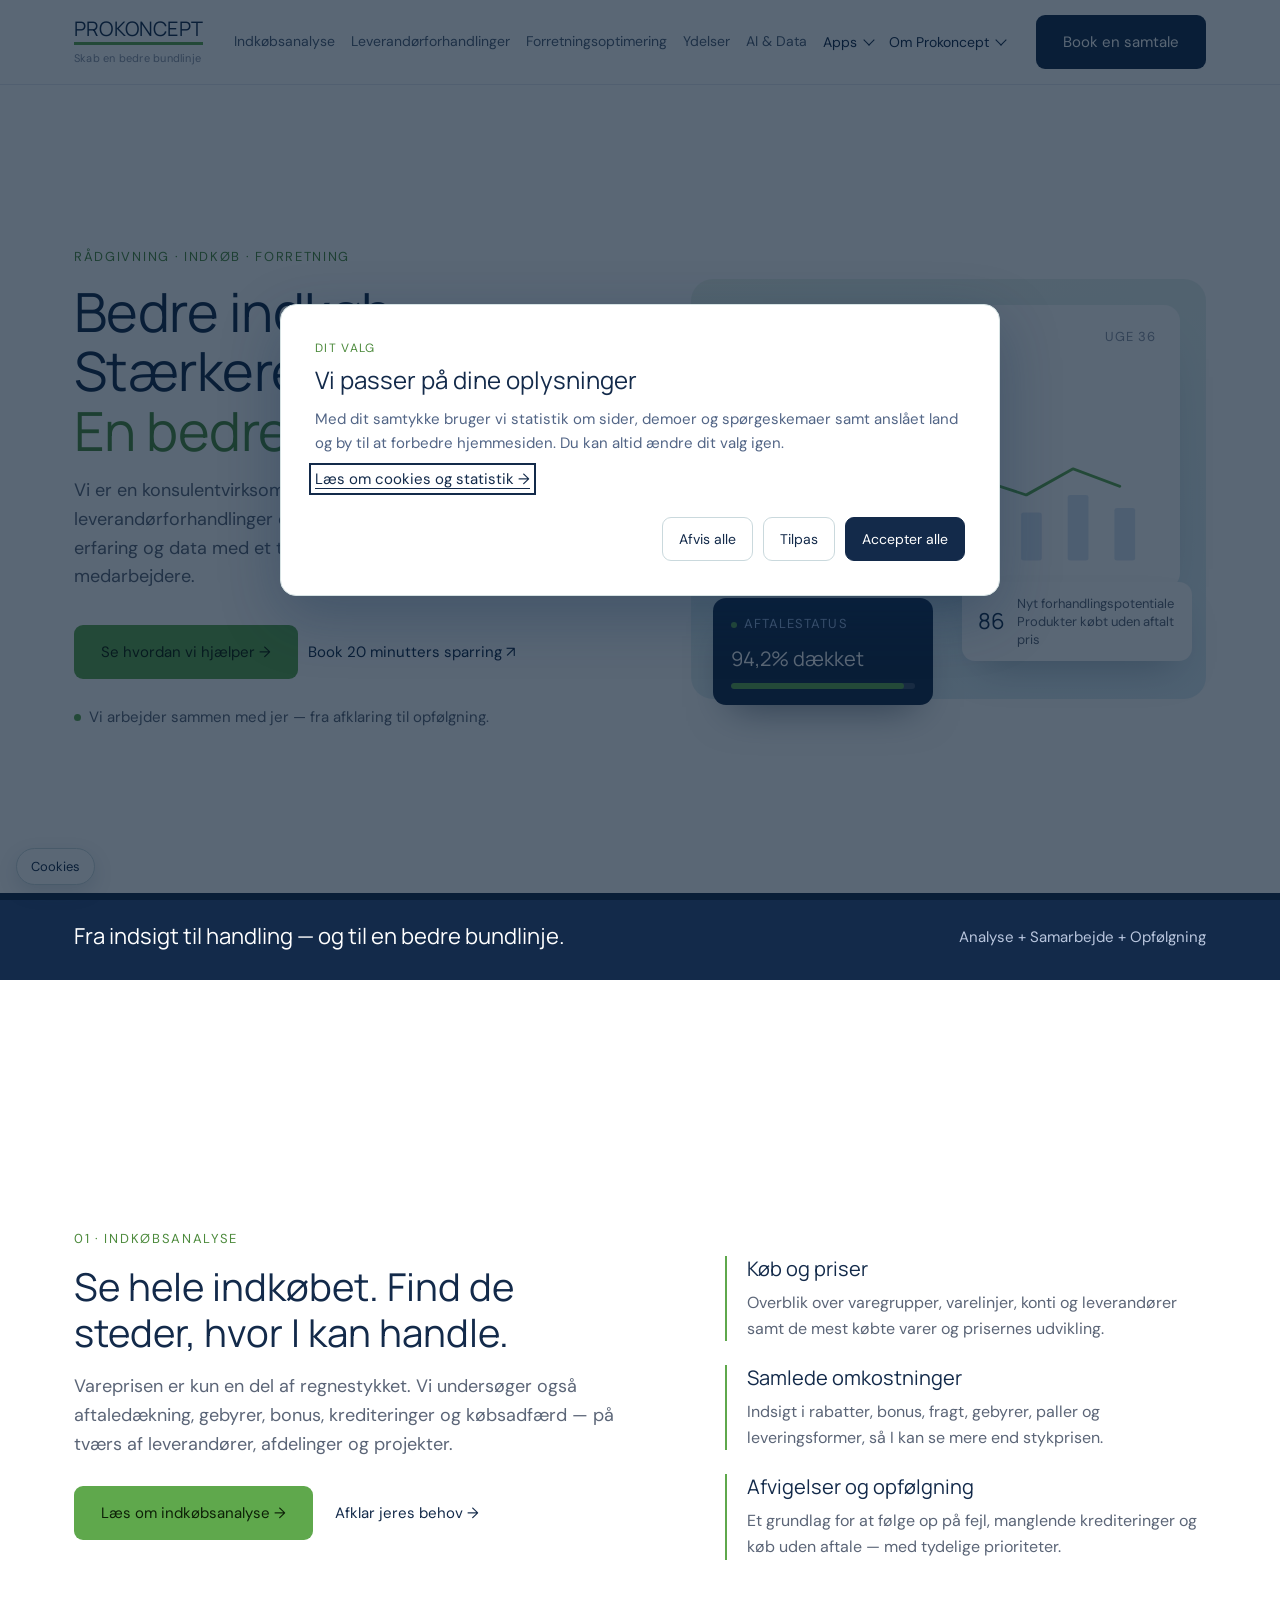
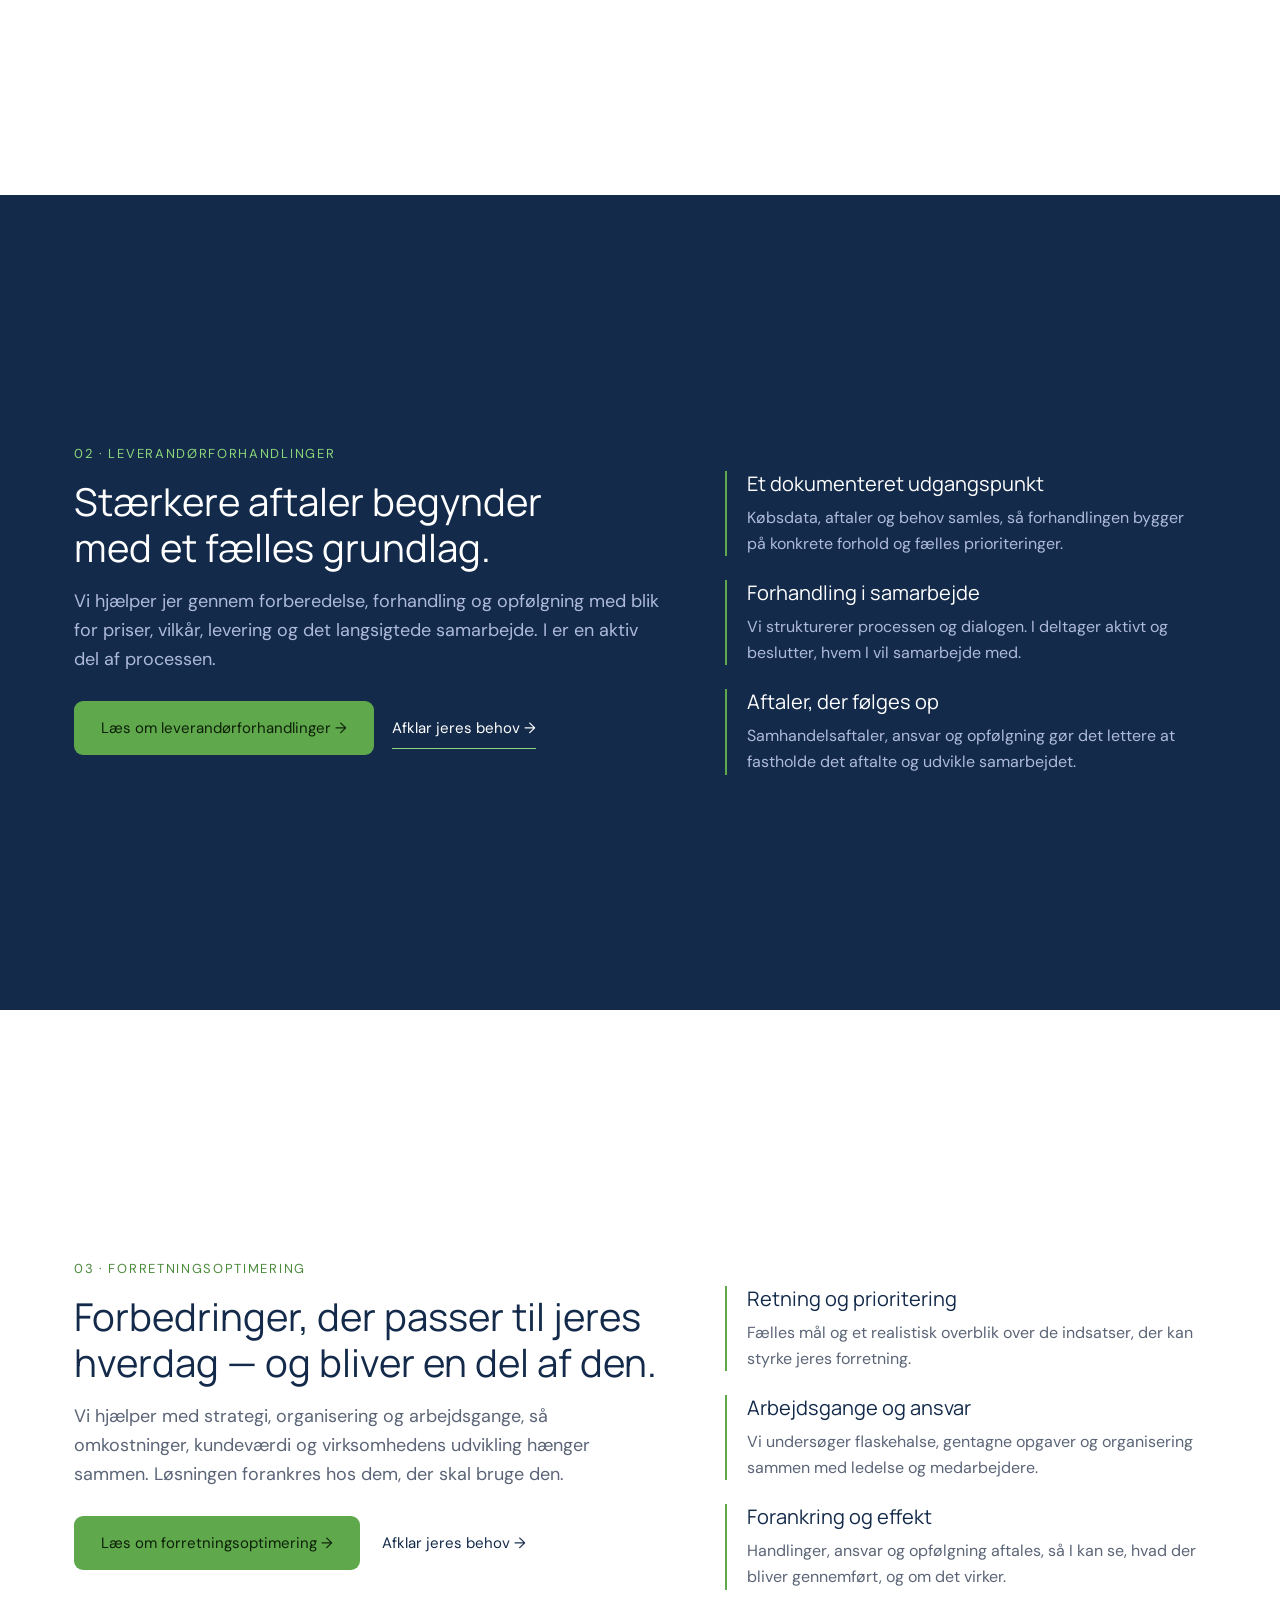
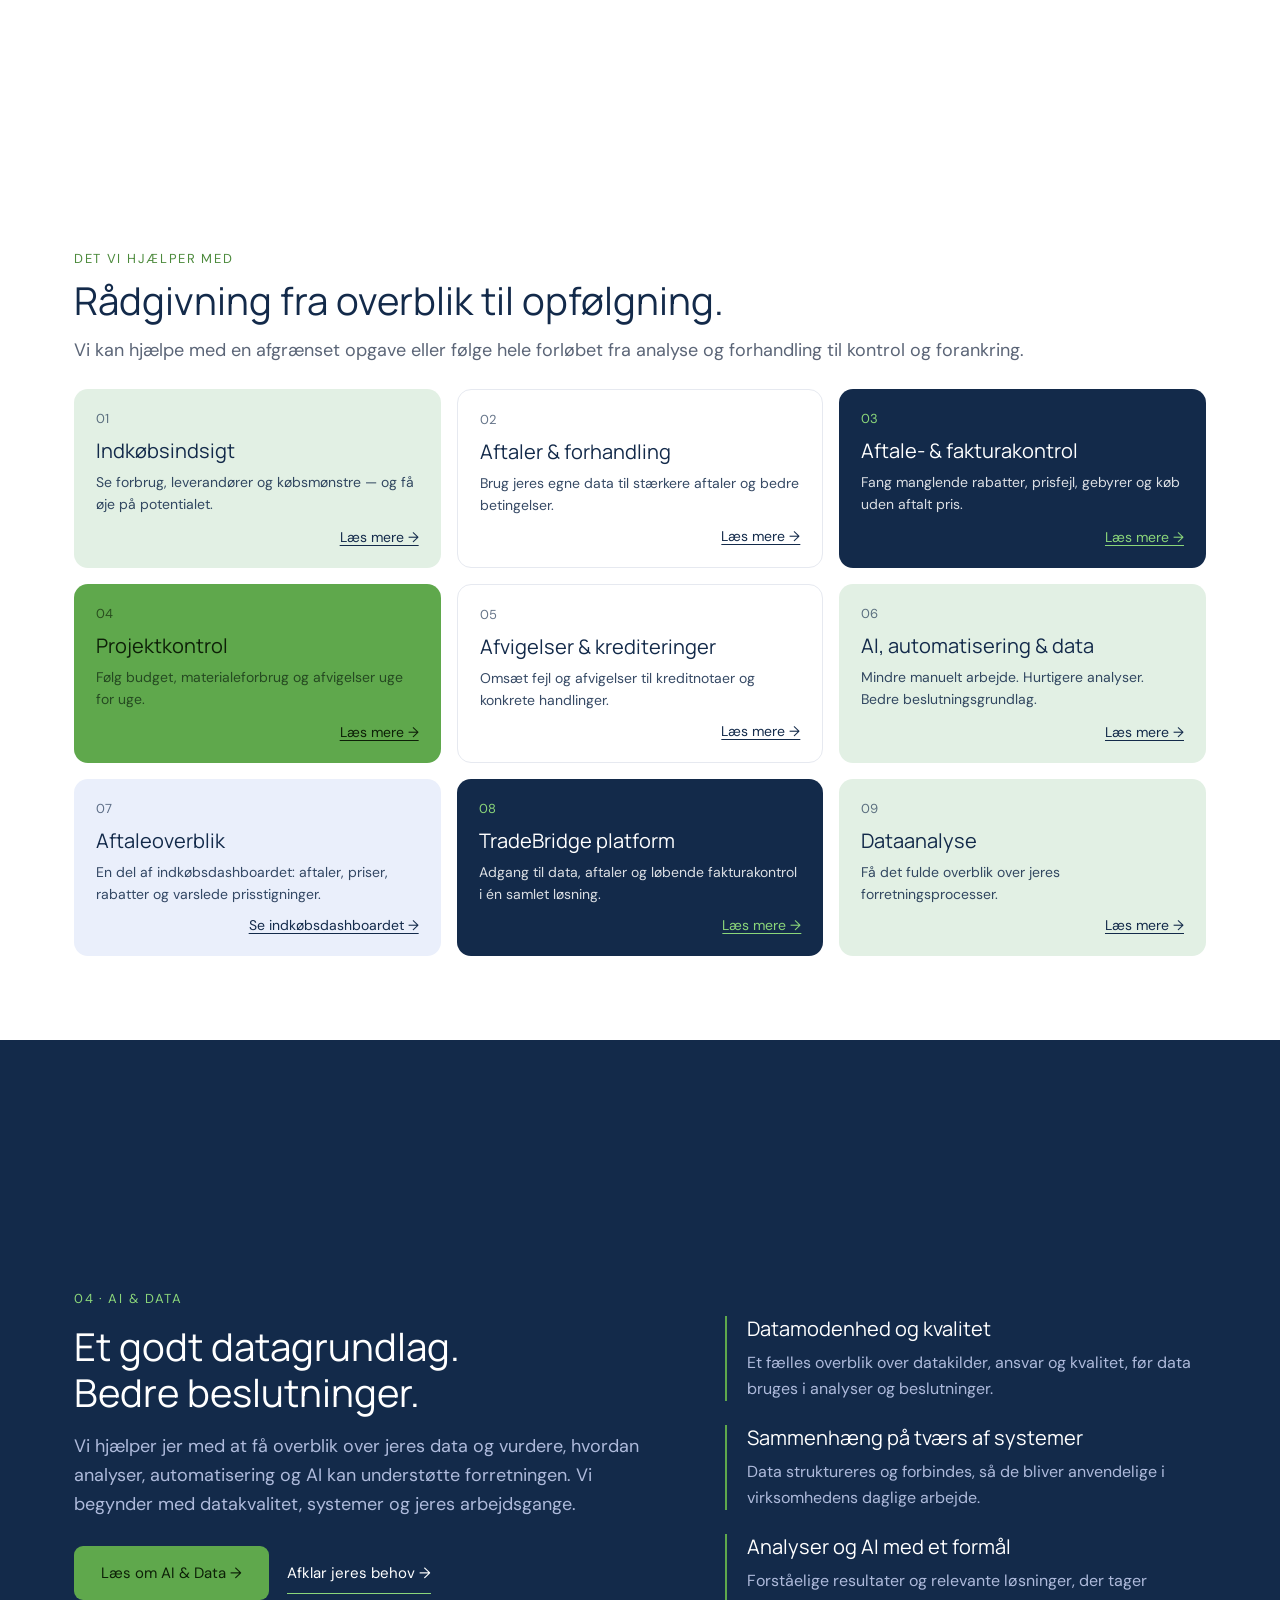
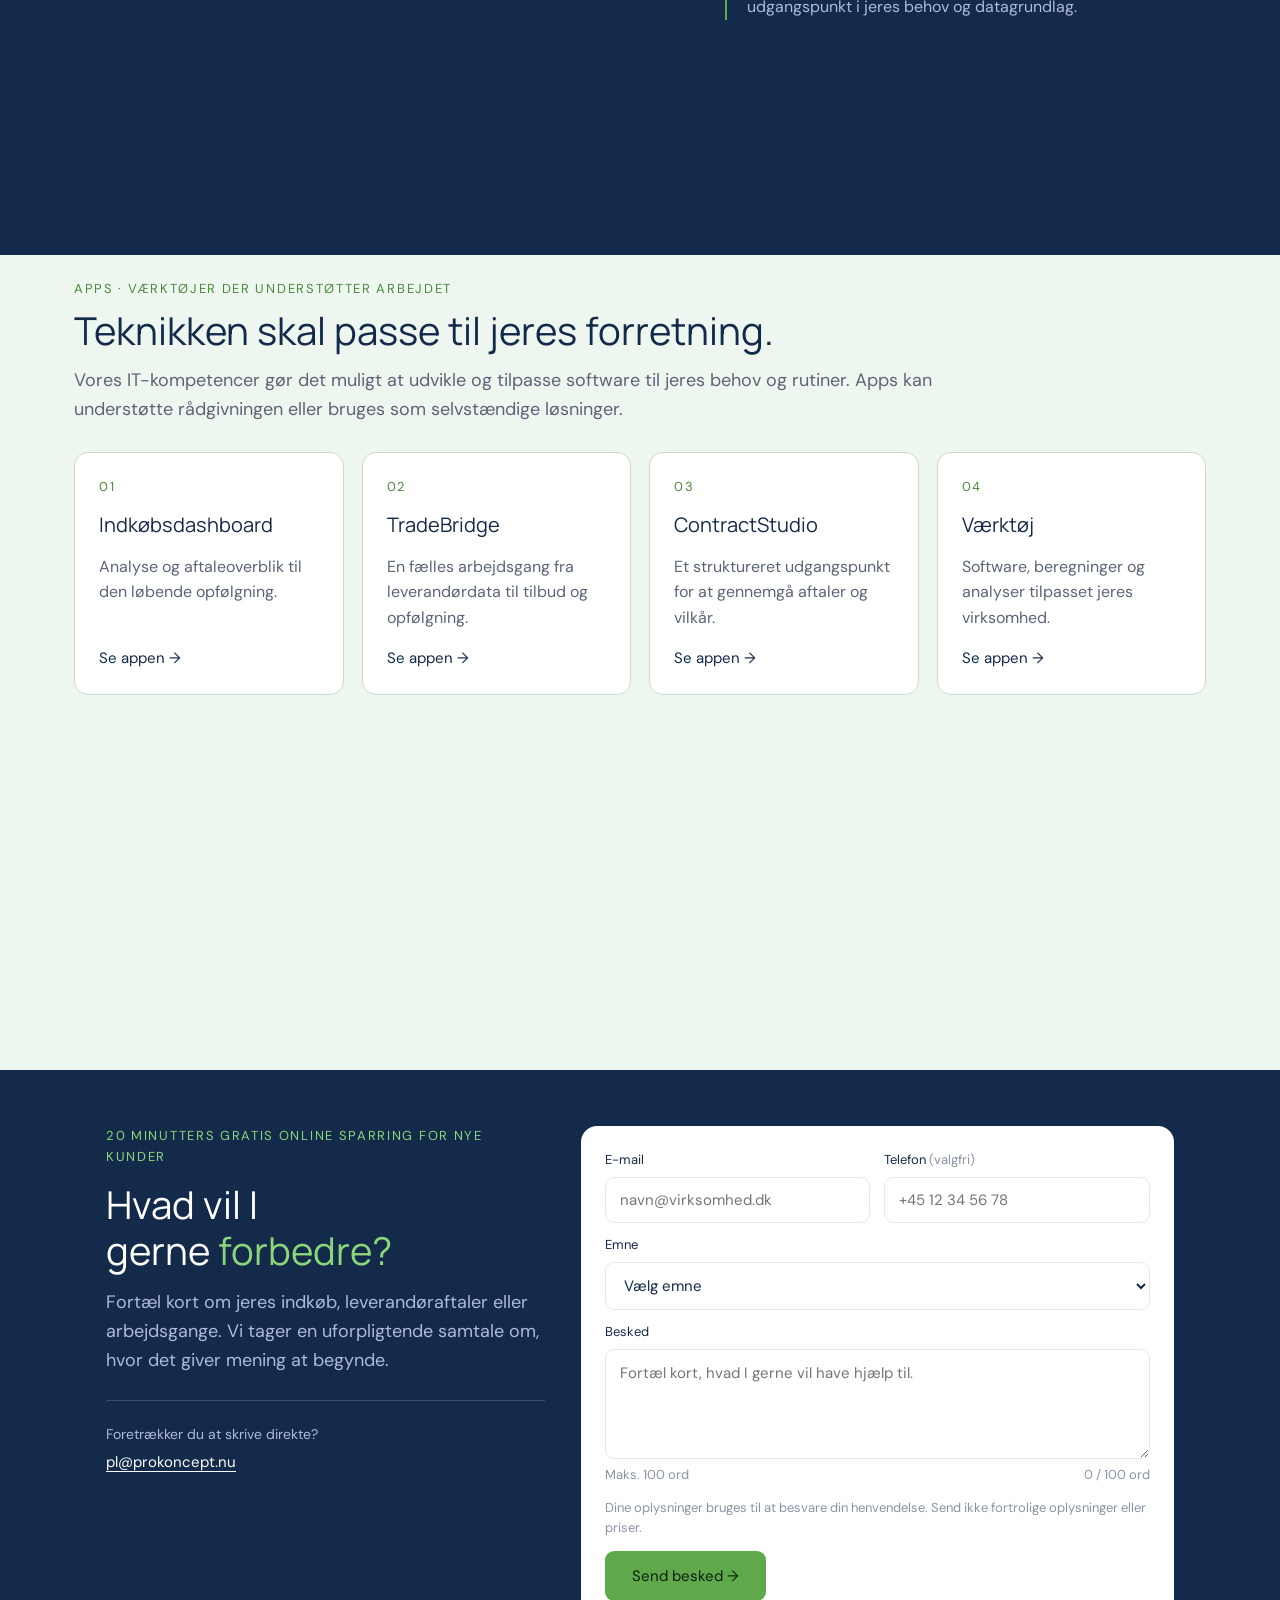
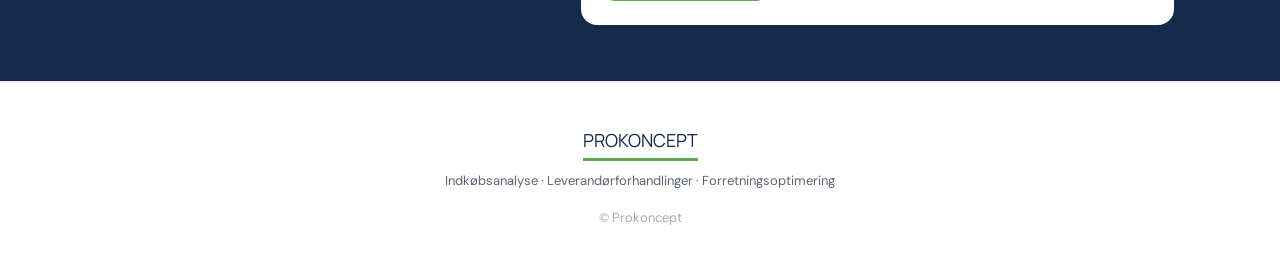
<file: index.html>
<!doctype html>
<html lang="da">
<head>
<meta charset="utf-8">
<meta name="viewport" content="width=device-width, initial-scale=1">
<title>Indkøbsanalyse, leverandørforhandlinger og forretningsoptimering | Prokoncept</title>
<meta name="description" content="Konsulentrådgivning med erfaring, data og tilpassede værktøjer. Vi arbejder sammen med jer om bedre indkøb, stærkere aftaler og forbedringer i hverdagen.">
<link rel="preconnect" href="https://fonts.googleapis.com">
<link rel="preconnect" href="https://fonts.gstatic.com" crossorigin>
<link href="https://fonts.googleapis.com/css2?family=DM+Sans:wght@400&family=Manrope:wght@400&display=swap" rel="stylesheet">
<link rel="stylesheet" href="styles.css">
<link rel="stylesheet" href="about.css">
<link rel="stylesheet" href="advisory.css">
<link rel="stylesheet" href="tradebridge-demo.css">
<script src="navigation.js" defer>
</script>
<script src="site.js" defer>
</script>
<link rel="stylesheet" href="cookie.css">
<script src="cookie.js" defer></script>
</head>
<body id="top">
<header class="site" id="siteHeader">
<nav class="wrap" aria-label="Hovedmenu">
<div class="brand-block">
<a class="brand" href="#top" aria-label="Prokoncept – til forsiden">PROKONCEPT</a>
<div class="tag">Skab en bedre bundlinje</div>
</div>
<div class="navlinks" id="navlinks">
<a href="#indkobsanalyse">Indkøbsanalyse</a>
<a href="#leverandorforhandlinger">Leverandørforhandlinger</a>
<a href="#forretningsoptimering">Forretningsoptimering</a>
<a href="#ydelser">Ydelser</a>
<a href="#ai">AI &amp; Data</a>
<details class="about-menu apps-menu">
<summary>Apps</summary>
<div>
<a href="app-indkoebsdashboard.html">Indkøbsdashboard</a>
<a href="app-tradebridge.html">TradeBridge</a>
<a href="app-contractstudio.html">ContractStudio</a>
<a href="app-vaerktoej.html">Værktøj</a>
</div>
</details>
<details class="about-menu">
<summary>Om Prokoncept</summary>
<div>
<a href="om-prokoncept.html">Hvem er Prokoncept?</a>
<a href="medarbejdere.html">Medarbejdere</a>
<a href="om-prokoncept.html#metode">Sådan arbejder vi</a>
<a href="kontakt.html">Kontaktoplysninger</a>
<a href="cookies.html">Cookies &amp; statistik</a>
</div>
</details>
</div>
<div class="header-actions">
<a class="btn btn-navy" href="#kontakt">Book en samtale</a>
<button type="button" class="burger" id="burgerBtn" aria-label="Åbn menu" aria-expanded="false" aria-controls="mobilePanel">
<span>
</span>
</button>
</div>
</nav>
<div class="mobile-panel" id="mobilePanel">
<a href="#indkobsanalyse">Indkøbsanalyse</a>
<a href="#leverandorforhandlinger">Leverandørforhandlinger</a>
<a href="#forretningsoptimering">Forretningsoptimering</a>
<a href="#ydelser">Ydelser</a>
<a href="#ai">AI &amp; Data</a>
<details class="about-menu apps-menu">
<summary>Apps</summary>
<div>
<a href="app-indkoebsdashboard.html">Indkøbsdashboard</a>
<a href="app-tradebridge.html">TradeBridge</a>
<a href="app-contractstudio.html">ContractStudio</a>
<a href="app-vaerktoej.html">Værktøj</a>
</div>
</details>
<details class="about-menu">
<summary>Om Prokoncept</summary>
<div>
<a href="om-prokoncept.html">Hvem er Prokoncept?</a>
<a href="medarbejdere.html">Medarbejdere</a>
<a href="om-prokoncept.html#metode">Sådan arbejder vi</a>
<a href="kontakt.html">Kontaktoplysninger</a>
<a href="cookies.html">Cookies &amp; statistik</a>
</div>
</details>
<a href="#kontakt">Book en samtale</a>
</div>
</header>
<main>
<section class="hero advisory-home-hero">
<div class="wrap">
<div>
<p class="eyebrow">Rådgivning · Indkøb · Forretning</p>
<h1>Bedre indkøb.<br>Stærkere aftaler.<br>
<span class="em">En bedre bundlinje.</span>
</h1>
<p class="lede">Vi er en konsulentvirksomhed, der hjælper jer med indkøbsanalyse, leverandørforhandlinger og forretningsoptimering. Vi kombinerer erfaring og data med et tæt samarbejde med jer og jeres medarbejdere.</p>
<div class="hero-actions">
<a class="btn btn-primary" href="#indkobsanalyse">Se hvordan vi hjælper →</a>
<a class="btn btn-text" href="#kontakt">Book 20 minutters sparring ↗</a>
</div>
<p class="hero-note">
<span class="dot">
</span>Vi arbejder sammen med jer — fra afklaring til opfølgning.</p>
</div>
<div class="hero-graphic" id="heroGraphic">
      <div class="og-card">
        <div class="og-head"><span>Aktuelt overblik</span><span>Uge 36</span></div>
        <div class="og-stats">
          <div class="s"><div class="l">Kontrolleret køb</div><div class="v" data-count="12.8" data-suffix=" mio.">0 mio.</div></div>
          <div class="s green"><div class="l">Fundet potentiale</div><div class="v" data-count="486" data-suffix=" t.kr.">0 t.kr.</div></div>
        </div>
        <div class="og-chart">
          <svg viewBox="0 0 320 110" width="100%" height="100%" preserveAspectRatio="none" aria-hidden="true">
            <polyline points="4,70 40,52 76,60 112,38 148,50 184,30 220,44 256,20 292,36" fill="none" stroke="var(--green)" stroke-width="2.5" stroke-linecap="round" stroke-linejoin="round"/>
            <g fill="#dbe6f5">
              <rect x="0" y="78" width="16" height="26" rx="2"/><rect x="36" y="66" width="16" height="38" rx="2"/>
              <rect x="72" y="72" width="16" height="32" rx="2"/><rect x="108" y="58" width="16" height="46" rx="2"/>
              <rect x="144" y="64" width="16" height="40" rx="2"/><rect x="180" y="50" width="16" height="54" rx="2"/>
              <rect x="216" y="60" width="16" height="44" rx="2"/><rect x="252" y="44" width="16" height="60" rx="2"/>
              <rect x="288" y="56" width="16" height="48" rx="2"/>
            </g>
          </svg>
        </div>
      </div>

      <div class="og-float-dark">
        <div class="l"><span class="dot2"></span>AFTALESTATUS</div>
        <div class="v" data-count="94.2" data-suffix="% dækket">0%</div>
        <div class="og-bar"><span id="ogBarFill"></span></div>
      </div>

      <div class="og-float-pill">
        <div class="n" data-count="86">0</div>
        <div class="t">Nyt forhandlingspotentiale<br>Produkter købt uden aftalt pris</div>
      </div>
    </div>
</div>
</section>
<div class="formula">
<div class="wrap">
<div class="headline">Fra indsigt til handling — og til en bedre bundlinje.</div>
<div class="terms">Analyse + Samarbejde + Opfølgning</div>
</div>
</div>
<section id="indkobsanalyse" class="advisory-teaser ">
<div class="wrap">
<div>
<p class="eyebrow">01 · Indkøbsanalyse</p>
<h2>Se hele indkøbet. Find de steder, hvor I kan handle.</h2>
<p class="lede">Vareprisen er kun en del af regnestykket. Vi undersøger også aftaledækning, gebyrer, bonus, krediteringer og købsadfærd — på tværs af leverandører, afdelinger og projekter.</p>
<div class="advisory-actions">
<a class="btn btn-primary" href="indkoebsanalyse.html">Læs om indkøbsanalyse →</a>
<a class="btn btn-text" href="indkoebsanalyse.html#behov">Afklar jeres behov →</a>
</div>
</div>
<div class="advisory-teaser-list">
<div>
<h3>Køb og priser</h3>
<p>Overblik over varegrupper, varelinjer, konti og leverandører samt de mest købte varer og prisernes udvikling.</p>
</div>
<div>
<h3>Samlede omkostninger</h3>
<p>Indsigt i rabatter, bonus, fragt, gebyrer, paller og leveringsformer, så I kan se mere end stykprisen.</p>
</div>
<div>
<h3>Afvigelser og opfølgning</h3>
<p>Et grundlag for at følge op på fejl, manglende krediteringer og køb uden aftale — med tydelige prioriteter.</p>
</div>
</div>
</div>
</section>
<section id="leverandorforhandlinger" class="advisory-teaser platform">
<div class="wrap">
<div>
<p class="eyebrow">02 · Leverandørforhandlinger</p>
<h2>Stærkere aftaler begynder med et fælles grundlag.</h2>
<p class="lede">Vi hjælper jer gennem forberedelse, forhandling og opfølgning med blik for priser, vilkår, levering og det langsigtede samarbejde. I er en aktiv del af processen.</p>
<div class="advisory-actions">
<a class="btn btn-primary" href="leverandoerforhandlinger.html">Læs om leverandørforhandlinger →</a>
<a class="advisory-light-link" href="leverandoerforhandlinger.html#behov">Afklar jeres behov →</a>
</div>
</div>
<div class="advisory-teaser-list">
<div>
<h3>Et dokumenteret udgangspunkt</h3>
<p>Købsdata, aftaler og behov samles, så forhandlingen bygger på konkrete forhold og fælles prioriteringer.</p>
</div>
<div>
<h3>Forhandling i samarbejde</h3>
<p>Vi strukturerer processen og dialogen. I deltager aktivt og beslutter, hvem I vil samarbejde med.</p>
</div>
<div>
<h3>Aftaler, der følges op</h3>
<p>Samhandelsaftaler, ansvar og opfølgning gør det lettere at fastholde det aftalte og udvikle samarbejdet.</p>
</div>
</div>
</div>
</section>
<section id="forretningsoptimering" class="advisory-teaser ">
<div class="wrap">
<div>
<p class="eyebrow">03 · Forretningsoptimering</p>
<h2>Forbedringer, der passer til jeres hverdag — og bliver en del af den.</h2>
<p class="lede">Vi hjælper med strategi, organisering og arbejdsgange, så omkostninger, kundeværdi og virksomhedens udvikling hænger sammen. Løsningen forankres hos dem, der skal bruge den.</p>
<div class="advisory-actions">
<a class="btn btn-primary" href="forretningsoptimering.html">Læs om forretningsoptimering →</a>
<a class="btn btn-text" href="forretningsoptimering.html#behov">Afklar jeres behov →</a>
</div>
</div>
<div class="advisory-teaser-list">
<div>
<h3>Retning og prioritering</h3>
<p>Fælles mål og et realistisk overblik over de indsatser, der kan styrke jeres forretning.</p>
</div>
<div>
<h3>Arbejdsgange og ansvar</h3>
<p>Vi undersøger flaskehalse, gentagne opgaver og organisering sammen med ledelse og medarbejdere.</p>
</div>
<div>
<h3>Forankring og effekt</h3>
<p>Handlinger, ansvar og opfølgning aftales, så I kan se, hvad der bliver gennemført, og om det virker.</p>
</div>
</div>
</div>
</section>
<!-- SERVICES GRID -->
<section id="ydelser">
  <div class="wrap">
    <div class="svc-intro">
      <div class="eyebrow">Det vi hjælper med</div>
      <h2>Rådgivning fra overblik til opfølgning.</h2>
      <p class="lede">Vi kan hjælpe med en afgrænset opgave eller følge hele forløbet fra analyse og forhandling til kontrol og forankring.</p>
    </div>
    <div class="svc-grid">
      <a class="svc-card svc-mint" href="indkoebsanalyse.html">
        <span class="num">01</span>
<h3>Indkøbsindsigt</h3>
<p>Se forbrug, leverandører og købsmønstre — og få øje på potentialet.</p>
<span class="link">Læs mere →</span>
      </a>
      <a class="svc-card svc-light" href="leverandoerforhandlinger.html">
        <span class="num">02</span>
<h3>Aftaler &amp; forhandling</h3>
<p>Brug jeres egne data til stærkere aftaler og bedre betingelser.</p>
<span class="link">Læs mere →</span>
      </a>
      <button type="button" class="svc-card svc-navy" data-service="03">
        <span class="num" style="color:#8bd67a; opacity:1;">03</span>
<h3>Aftale- &amp; fakturakontrol</h3>
<p>Fang manglende rabatter, prisfejl, gebyrer og køb uden aftalt pris.</p>
<span class="link" style="color:#8bd67a;">Læs mere →</span>
      </button>
      <button type="button" class="svc-card svc-green" data-service="04">
        <span class="num" style="color:#0d2007;">04</span>
<h3>Projektkontrol</h3>
<p style="color:#1b3a1a;">Følg budget, materialeforbrug og afvigelser uge for uge.</p>
<span class="link" style="color:#0d2007;">Læs mere →</span>
      </button>
      <button type="button" class="svc-card svc-light" data-service="05">
        <span class="num">05</span>
<h3>Afvigelser &amp; krediteringer</h3>
<p>Omsæt fejl og afvigelser til kreditnotaer og konkrete handlinger.</p>
<span class="link">Læs mere →</span>
      </button>
      <a class="svc-card svc-mint" href="ai-data.html">
        <span class="num">06</span>
<h3>AI, automatisering &amp; data</h3>
<p>Mindre manuelt arbejde. Hurtigere analyser. Bedre beslutningsgrundlag.</p>
<span class="link">Læs mere →</span>
      </a>
      <a class="svc-card svc-blue" href="app-indkoebsdashboard.html">
        <span class="num">07</span>
<h3>Aftaleoverblik</h3>
<p>En del af indkøbsdashboardet: aftaler, priser, rabatter og varslede prisstigninger.</p>
<span class="link">Se indkøbsdashboardet →</span>
      </a>
      <a class="svc-card svc-navy" href="app-tradebridge.html">
        <span class="num" style="color:#8bd67a; opacity:1;">08</span>
<h3>TradeBridge platform</h3>
<p>Adgang til data, aftaler og løbende fakturakontrol i én samlet løsning.</p>
<span class="link" style="color:#8bd67a;">Læs mere →</span>
      </a>
      <a class="svc-card svc-mint" href="dataanalyse.html">
        <span class="num">09</span>
<h3>Dataanalyse</h3>
<p>Få det fulde overblik over jeres forretningsprocesser.</p>
<span class="link">Læs mere →</span>
      </a>
    </div>
  </div>
</section>
<section id="ai" class="advisory-teaser platform">
<div class="wrap">
<div>
<p class="eyebrow">04 · AI &amp; Data</p>
<h2>Et godt datagrundlag. Bedre beslutninger.</h2>
<p class="lede">Vi hjælper jer med at få overblik over jeres data og vurdere, hvordan analyser, automatisering og AI kan understøtte forretningen. Vi begynder med datakvalitet, systemer og jeres arbejdsgange.</p>
<div class="advisory-actions">
<a class="btn btn-primary" href="ai-data.html">Læs om AI &amp; Data →</a>
<a class="advisory-light-link" href="ai-data.html#datamodenhed">Afklar jeres behov →</a>
</div>
</div>
<div class="advisory-teaser-list">
<div>
<h3>Datamodenhed og kvalitet</h3>
<p>Et fælles overblik over datakilder, ansvar og kvalitet, før data bruges i analyser og beslutninger.</p>
</div>
<div>
<h3>Sammenhæng på tværs af systemer</h3>
<p>Data struktureres og forbindes, så de bliver anvendelige i virksomhedens daglige arbejde.</p>
</div>
<div>
<h3>Analyser og AI med et formål</h3>
<p>Forståelige resultater og relevante løsninger, der tager udgangspunkt i jeres behov og datagrundlag.</p>
</div>
</div>
</div>
</section>
<section class="mint-section" id="apps">
<div class="wrap">
<p class="eyebrow">Apps · Værktøjer der understøtter arbejdet</p>
<h2>Teknikken skal passe til jeres forretning.</h2>
<p class="lede">Vores IT-kompetencer gør det muligt at udvikle og tilpasse software til jeres behov og rutiner. Apps kan understøtte rådgivningen eller bruges som selvstændige løsninger.</p>
<div class="apps-grid">
<a class="app-card" href="app-indkoebsdashboard.html">
<span class="eyebrow">01</span>
<h3>Indkøbsdashboard</h3>
<p>Analyse og aftaleoverblik til den løbende opfølgning.</p>
<span>Se appen →</span>
</a>
<a class="app-card" href="app-tradebridge.html">
<span class="eyebrow">02</span>
<h3>TradeBridge</h3>
<p>En fælles arbejdsgang fra leverandørdata til tilbud og opfølgning.</p>
<span>Se appen →</span>
</a>
<a class="app-card" href="app-contractstudio.html">
<span class="eyebrow">03</span>
<h3>ContractStudio</h3>
<p>Et struktureret udgangspunkt for at gennemgå aftaler og vilkår.</p>
<span>Se appen →</span>
</a>
<a class="app-card" href="app-vaerktoej.html">
<span class="eyebrow">04</span>
<h3>Værktøj</h3>
<p>Software, beregninger og analyser tilpasset jeres virksomhed.</p>
<span>Se appen →</span>
</a>
</div>
</div>
</section>
<!-- CONTACT -->
<section id="kontakt">
  <div class="wrap">
    <div class="contact-box">
      <div>
        <div class="eyebrow">20 minutters gratis online sparring for nye kunder</div>
        <h2>Hvad vil I gerne <span style="color:#8bd67a;">forbedre?</span>
</h2>
        <p style="margin-top:14px;">Fortæl kort om jeres indkøb, leverandøraftaler eller arbejdsgange. Vi tager en uforpligtende samtale om, hvor det giver mening at begynde.</p>
        <div class="contact-direct">Foretrækker du at skrive direkte?<b><a href="mailto:pl@prokoncept.nu">pl@prokoncept.nu</a></b>
</div>
      </div>
      <form class="cform" id="contactForm" novalidate>
        <div class="frow">
          <div class="field">
<label for="fEmail">E-mail</label>
<input id="fEmail" name="email" type="email" autocomplete="email" placeholder="navn@virksomhed.dk">
<div class="ferr">
</div>
</div>
          <div class="field">
<label for="fPhone">Telefon <span class="opt">(valgfri)</span>
</label>
<input id="fPhone" name="phone" type="tel" autocomplete="tel" placeholder="+45 12 34 56 78">
<div class="ferr">
</div>
</div>
        </div>
        <div class="field">
<label for="fSubject">Emne</label>
<select id="fSubject" name="subject">
<option value="">Vælg emne</option>
<option value="Indkøbsindsigt">Indkøbsindsigt</option>
<option value="Aftaler &amp; forhandling">Aftaler &amp; forhandling</option>
<option value="Aftale- &amp; fakturakontrol">Aftale- &amp; fakturakontrol</option>
<option value="Projektkontrol">Projektkontrol</option>
<option value="Afvigelser &amp; krediteringer">Afvigelser &amp; krediteringer</option>
<option value="AI, automatisering &amp; data">AI, automatisering &amp; data</option>
<option value="Aftaledashboard">Aftaledashboard</option>
<option value="TradeBridge platform">TradeBridge platform</option>
<option value="Dataanalyse">Dataanalyse</option>
<option value="Tilpassede værktøjer">Tilpassede værktøjer</option>
<option value="ContractStudio">ContractStudio</option>
<option value="Afklaring af behov">Afklaring af behov</option>
<option value="Andet">Andet</option>
</select>
<div class="ferr">
</div>
</div>
        <div class="field">
<label for="fMessage">Besked</label>
<textarea id="fMessage" name="message" placeholder="Fortæl kort, hvad I gerne vil have hjælp til.">
</textarea>
          <div class="fmeta">
<span>Maks. 100 ord</span>
<span id="fCount">0 / 100 ord</span>
</div>
<div class="ferr">
</div>
</div>
        <p class="fnote">Dine oplysninger bruges til at besvare din henvendelse. Send ikke fortrolige oplysninger eller priser.</p>
        <div class="fstatus" id="fStatus" role="status" aria-live="polite">
</div>
        <button class="btn btn-primary" id="fSend" type="submit">Send besked →</button>
      </form>
    </div>
    <div class="inbox" id="inbox">
<h3>Indbakke (demo)</h3>
<div class="sub">Kun synlig for redaktører af denne side. På den rigtige hjemmeside sendes beskeder til Prokoncept som e-mail.</div>
<div id="inboxList">
</div>
</div>
  </div>
</section>
</main>
<footer class="site">
<a class="brand" href="index.html#top">PROKONCEPT</a>
<div class="tag">Indkøbsanalyse · Leverandørforhandlinger · Forretningsoptimering</div>
<div class="copy">© Prokoncept</div>
</footer>
<div class="modal" id="svcModal" role="dialog" aria-modal="true" aria-labelledby="svcTitle">
<div class="modal-panel" id="svcPanel">
</div>
</div>
</body>
</html>
</file>
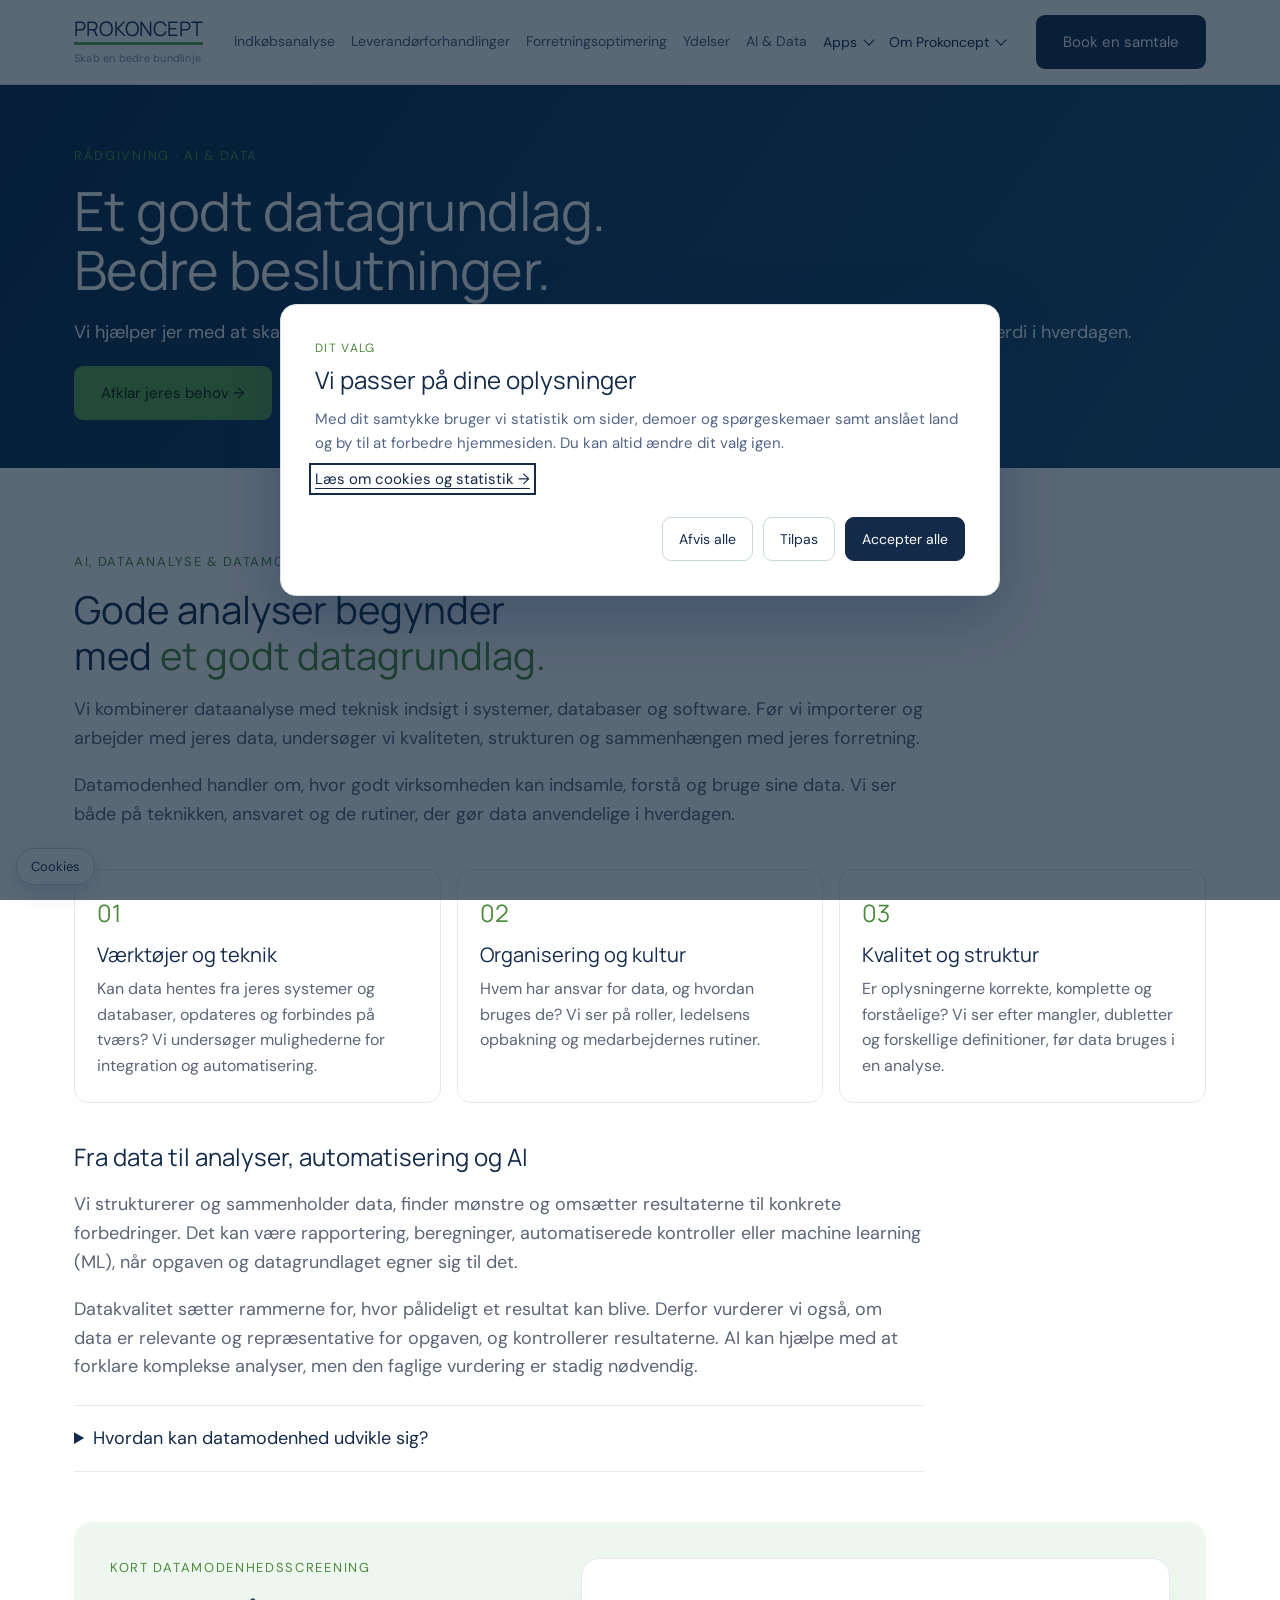
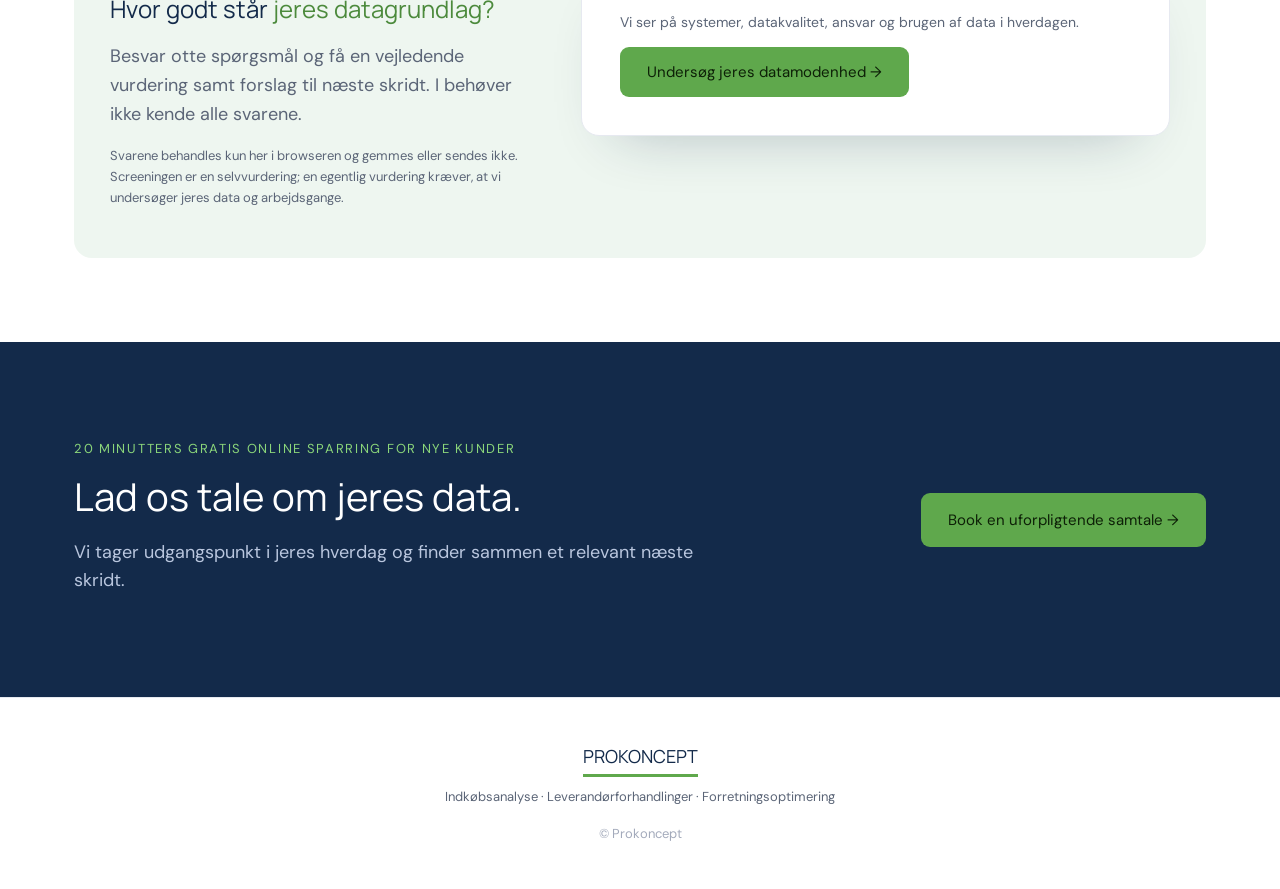
<file: ai-data.html>
<!doctype html>
<html lang="da">
<head>
<meta charset="utf-8">
<meta name="viewport" content="width=device-width, initial-scale=1">
<title>AI &amp; Data | Prokoncept</title>
<meta name="description" content="Dataanalyse, datamodenhed og AI med udgangspunkt i jeres virksomhed. Få et bedre datagrundlag og afklar jeres behov med vores datamodenhedsscreening.">
<link rel="preconnect" href="https://fonts.googleapis.com">
<link rel="preconnect" href="https://fonts.gstatic.com" crossorigin>
<link href="https://fonts.googleapis.com/css2?family=DM+Sans:wght@400&family=Manrope:wght@400&display=swap" rel="stylesheet">
<link rel="stylesheet" href="styles.css">
<link rel="stylesheet" href="about.css">
<link rel="stylesheet" href="advisory.css">
<link rel="stylesheet" href="tradebridge-demo.css">
<script src="navigation.js" defer>
</script>
<script src="data-maturity.js" defer></script>
<link rel="stylesheet" href="cookie.css">
<script src="cookie.js" defer></script>
</head>
<body class="subpage advisory-page" id="top">
<header class="site" id="siteHeader">
<nav class="wrap" aria-label="Hovedmenu">
<div class="brand-block">
<a class="brand" href="index.html#top" aria-label="Prokoncept – til forsiden">PROKONCEPT</a>
<div class="tag">Skab en bedre bundlinje</div>
</div>
<div class="navlinks" id="navlinks">
<a href="index.html#indkobsanalyse">Indkøbsanalyse</a>
<a href="index.html#leverandorforhandlinger">Leverandørforhandlinger</a>
<a href="index.html#forretningsoptimering">Forretningsoptimering</a>
<a href="index.html#ydelser">Ydelser</a>
<a href="index.html#ai">AI &amp; Data</a>
<details class="about-menu apps-menu">
<summary>Apps</summary>
<div>
<a href="app-indkoebsdashboard.html">Indkøbsdashboard</a>
<a href="app-tradebridge.html">TradeBridge</a>
<a href="app-contractstudio.html">ContractStudio</a>
<a href="app-vaerktoej.html">Værktøj</a>
</div>
</details>
<details class="about-menu">
<summary>Om Prokoncept</summary>
<div>
<a href="om-prokoncept.html">Hvem er Prokoncept?</a>
<a href="medarbejdere.html">Medarbejdere</a>
<a href="om-prokoncept.html#metode">Sådan arbejder vi</a>
<a href="kontakt.html">Kontaktoplysninger</a>
<a href="cookies.html">Cookies &amp; statistik</a>
</div>
</details>
</div>
<div class="header-actions">
<a class="btn btn-navy" href="index.html#kontakt">Book en samtale</a>
<button type="button" class="burger" id="burgerBtn" aria-label="Åbn menu" aria-expanded="false" aria-controls="mobilePanel">
<span>
</span>
</button>
</div>
</nav>
<div class="mobile-panel" id="mobilePanel">
<a href="index.html#indkobsanalyse">Indkøbsanalyse</a>
<a href="index.html#leverandorforhandlinger">Leverandørforhandlinger</a>
<a href="index.html#forretningsoptimering">Forretningsoptimering</a>
<a href="index.html#ydelser">Ydelser</a>
<a href="index.html#ai">AI &amp; Data</a>
<details class="about-menu apps-menu">
<summary>Apps</summary>
<div>
<a href="app-indkoebsdashboard.html">Indkøbsdashboard</a>
<a href="app-tradebridge.html">TradeBridge</a>
<a href="app-contractstudio.html">ContractStudio</a>
<a href="app-vaerktoej.html">Værktøj</a>
</div>
</details>
<details class="about-menu">
<summary>Om Prokoncept</summary>
<div>
<a href="om-prokoncept.html">Hvem er Prokoncept?</a>
<a href="medarbejdere.html">Medarbejdere</a>
<a href="om-prokoncept.html#metode">Sådan arbejder vi</a>
<a href="kontakt.html">Kontaktoplysninger</a>
<a href="cookies.html">Cookies &amp; statistik</a>
</div>
</details>
<a href="index.html#kontakt">Book en samtale</a>
</div>
</header>
<main>
<section class="about-hero advisory-hero">
<div class="wrap">
<p class="eyebrow">Rådgivning · AI &amp; Data</p>
<h1>Et godt datagrundlag. Bedre beslutninger.</h1>
<p>Vi hjælper jer med at skabe sammenhæng i jeres data og bruge analyser, automatisering og AI, hvor det giver værdi i hverdagen.</p>
<div class="advisory-actions">
<a class="btn btn-primary" href="#datamodenhed">Afklar jeres behov →</a>
<a class="advisory-light-link" href="index.html#kontakt">Tal med os</a>
</div>
</div>
</section>
<section id="ai">
  <div class="wrap">
    <div class="svc-intro">
      <div class="eyebrow">AI, dataanalyse &amp; datamodenhed</div>
      <h2>Gode analyser begynder med <span class="em">et godt datagrundlag.</span>
</h2>
      <p class="lede">Vi kombinerer dataanalyse med teknisk indsigt i systemer, databaser og software. Før vi importerer og arbejder med jeres data, undersøger vi kvaliteten, strukturen og sammenhængen med jeres forretning.</p>
      <p class="lede">Datamodenhed handler om, hvor godt virksomheden kan indsamle, forstå og bruge sine data. Vi ser både på teknikken, ansvaret og de rutiner, der gør data anvendelige i hverdagen.</p>
    </div>
    <div class="steps3">
      <div class="step-card">
<div class="num">01</div>
<h3>Værktøjer og teknik</h3>
<p>Kan data hentes fra jeres systemer og databaser, opdateres og forbindes på tværs? Vi undersøger mulighederne for integration og automatisering.</p>
</div>
      <div class="step-card">
<div class="num">02</div>
<h3>Organisering og kultur</h3>
<p>Hvem har ansvar for data, og hvordan bruges de? Vi ser på roller, ledelsens opbakning og medarbejdernes rutiner.</p>
</div>
      <div class="step-card">
<div class="num">03</div>
<h3>Kvalitet og struktur</h3>
<p>Er oplysningerne korrekte, komplette og forståelige? Vi ser efter mangler, dubletter og forskellige definitioner, før data bruges i en analyse.</p>
</div>
    </div>
    <div class="data-foundation">
      <h3>Fra data til analyser, automatisering og AI</h3>
      <p>Vi strukturerer og sammenholder data, finder mønstre og omsætter resultaterne til konkrete forbedringer. Det kan være rapportering, beregninger, automatiserede kontroller eller machine learning (ML), når opgaven og datagrundlaget egner sig til det.</p>
      <p>Datakvalitet sætter rammerne for, hvor pålideligt et resultat kan blive. Derfor vurderer vi også, om data er relevante og repræsentative for opgaven, og kontrollerer resultaterne. AI kan hjælpe med at forklare komplekse analyser, men den faglige vurdering er stadig nødvendig.</p>
      <details class="data-journey">
<summary>Hvordan kan datamodenhed udvikle sig?</summary>
<p>Disse fem trin beskriver en mulig udvikling. De overlapper ofte, og en virksomhed kan være langt fremme på ét område og have behov for at styrke et andet.</p>
<ol>
<li>
<span>Dataindsamling</span> — få overblik over kilderne og indsamle relevante oplysninger.</li>
<li>
<span>Dataanalyse</span> — strukturere data og undersøge mønstre og udvikling.</li>
<li>
<span>Dataintegration</span> — skabe sammenhæng på tværs af systemer og fælles definitioner.</li>
<li>
<span>Databaserede beslutninger</span> — bruge analyser aktivt i ledelse og drift.</li>
<li>
<span>Løbende forbedring</span> — følge effekten og bruge automatisering, ML eller AI, hvor det giver værdi.</li>
</ol>
<p>Det vigtigste er at løse jeres behov. AI er ikke et mål i sig selv.</p>
</details>
    </div>
    <div class="maturity-screening" id="datamodenhed">
      <div class="maturity-intro">
<div class="eyebrow">Kort datamodenhedsscreening</div>
<h3>Hvor godt står <span class="em">jeres datagrundlag?</span>
</h3>
<p>Besvar otte spørgsmål og få en vejledende vurdering samt forslag til næste skridt. I behøver ikke kende alle svarene.</p>
<p class="maturity-note">Svarene behandles kun her i browseren og gemmes eller sendes ikke. Screeningen er en selvvurdering; en egentlig vurdering kræver, at vi undersøger jeres data og arbejdsgange.</p>
</div>
      <div class="quiz-card maturity-card">
        <div id="dmWelcome">
<p>Vi ser på systemer, datakvalitet, ansvar og brugen af data i hverdagen.</p>
<button class="btn btn-primary" id="dmStart" type="button">Undersøg jeres datamodenhed →</button>
</div>
        <div id="dmWizard" hidden>
          <div class="quiz-top">
<span id="dmStep">Spørgsmål 1 af 8</span>
<span id="dmCategory">
</span>
</div>
          <div class="quiz-bar" role="progressbar" aria-label="Besvarede spørgsmål" aria-valuemin="0" aria-valuemax="8" aria-valuenow="0" id="dmProgress">
<div class="quiz-bar-fill" id="dmBar">
</div>
</div>
          <fieldset class="maturity-question">
<legend class="quiz-q" id="dmQuestion" tabindex="-1">
</legend>
<div class="quiz-opts" id="dmOptions">
</div>
</fieldset>
          <div class="quiz-nav">
<button class="btn btn-text" id="dmBack" type="button">← Tilbage</button>
<button class="btn btn-primary" id="dmNext" type="button" disabled>Næste →</button>
</div>
        </div>
        <div id="dmResult" hidden>
          <p class="eyebrow">Jeres vejledende vurdering</p>
<h4 id="dmResultTitle" tabindex="-1">
</h4>
<p id="dmResultText">
</p>
          <dl class="maturity-dimensions" id="dmDimensions">
</dl>
          <h4>Forslag til næste skridt</h4>
<ol id="dmActions">
</ol>
          <p class="maturity-note" id="dmAiNote">
</p>
          <a class="btn btn-primary" href="index.html#kontakt">Tal med os om jeres data →</a>
<button class="btn btn-text" id="dmRestart" type="button">Start forfra</button>
        </div>
      </div>
    </div>

  </div>
</section>
<section class="advisory-contact">
<div class="wrap">
<div>
<p class="eyebrow">20 minutters gratis online sparring for nye kunder</p>
<h2>Lad os tale om jeres data.</h2>
<p>Vi tager udgangspunkt i jeres hverdag og finder sammen et relevant næste skridt.</p>
</div>
<a class="btn btn-primary" href="index.html#kontakt">Book en uforpligtende samtale →</a>
</div>
</section>
</main>
<footer class="site">
<a class="brand" href="index.html#top">PROKONCEPT</a>
<div class="tag">Indkøbsanalyse · Leverandørforhandlinger · Forretningsoptimering</div>
<div class="copy">© Prokoncept</div>
</footer>
</body>
</html>
</file>
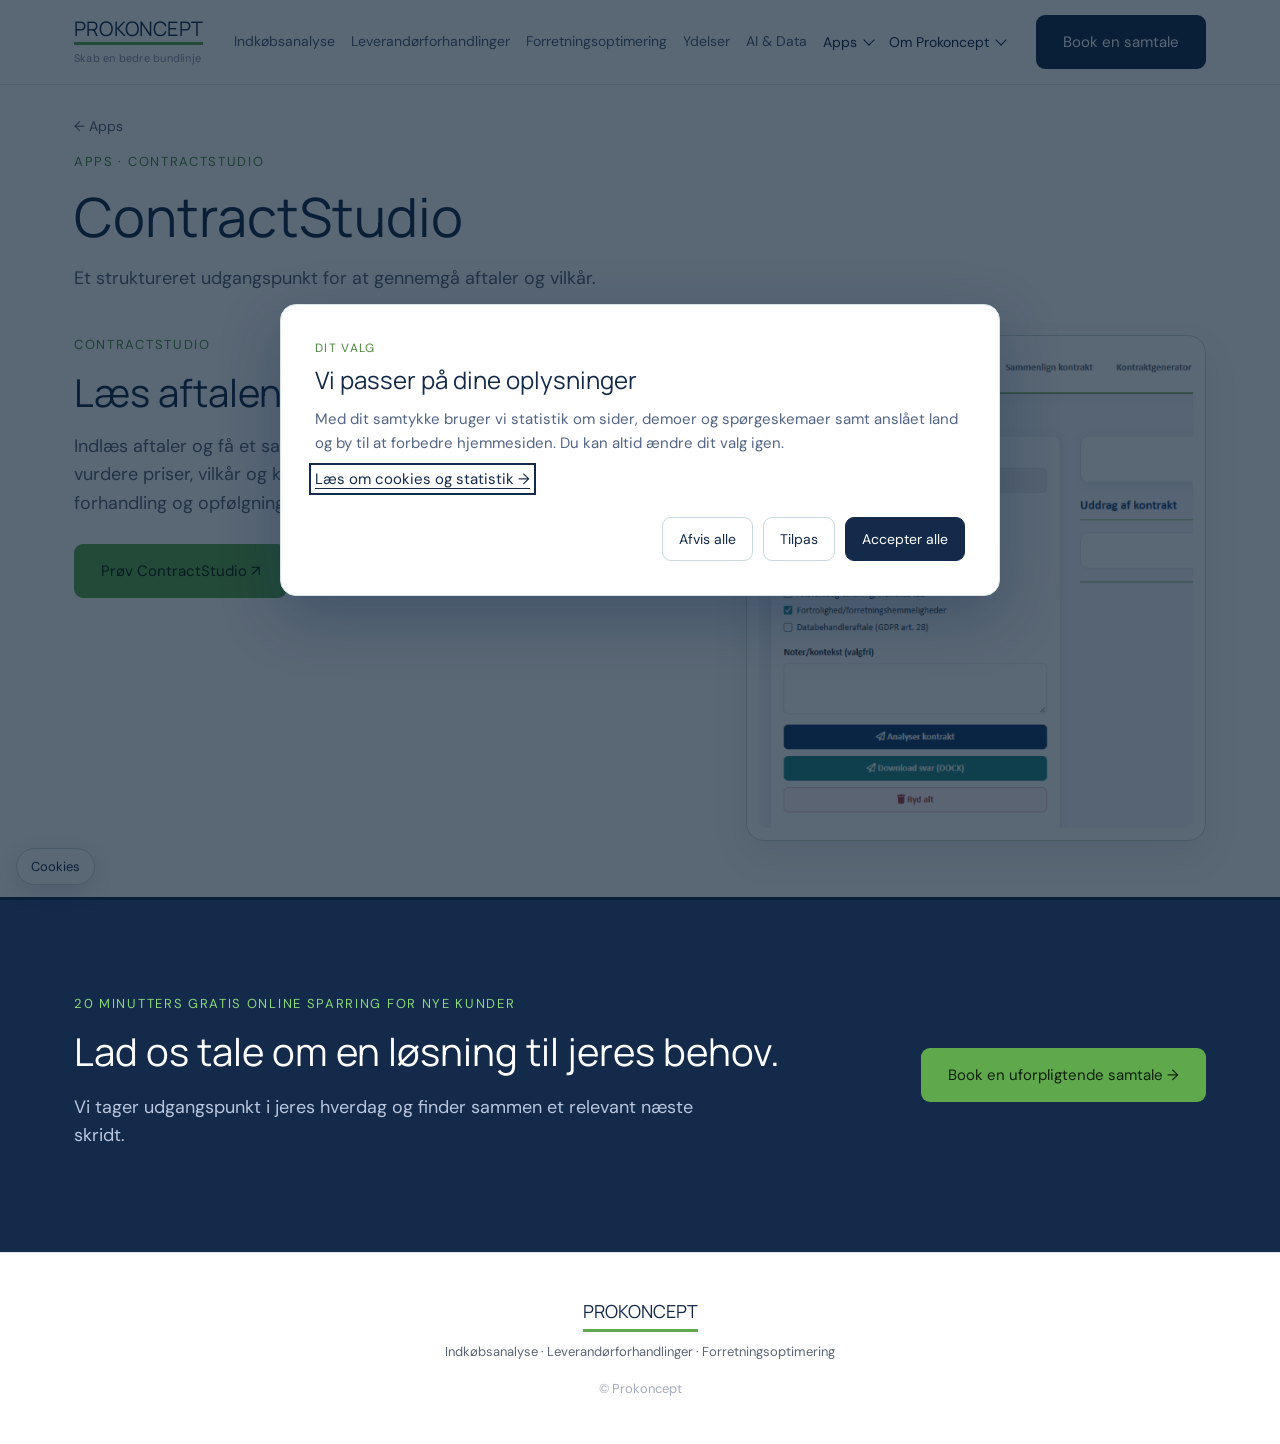
<file: app-contractstudio.html>
<!doctype html>
<html lang="da">
<head>
<meta charset="utf-8">
<meta name="viewport" content="width=device-width, initial-scale=1">
<title>ContractStudio | Prokoncept</title>
<meta name="description" content="Et struktureret udgangspunkt for at gennemgå aftaler og vilkår.">
<link rel="preconnect" href="https://fonts.googleapis.com">
<link rel="preconnect" href="https://fonts.gstatic.com" crossorigin>
<link href="https://fonts.googleapis.com/css2?family=DM+Sans:wght@400&family=Manrope:wght@400&display=swap" rel="stylesheet">
<link rel="stylesheet" href="styles.css">
<link rel="stylesheet" href="about.css">
<link rel="stylesheet" href="advisory.css">
<link rel="stylesheet" href="tradebridge-demo.css">
<script src="navigation.js" defer>
</script>
<script src="tradebridge-demo.js" defer>
</script>
<link rel="stylesheet" href="cookie.css">
<script src="cookie.js" defer></script>
</head>
<body class="subpage app-page contractstudio-page" id="top">
<header class="site" id="siteHeader">
<nav class="wrap" aria-label="Hovedmenu">
<div class="brand-block">
<a class="brand" href="index.html#top" aria-label="Prokoncept – til forsiden">PROKONCEPT</a>
<div class="tag">Skab en bedre bundlinje</div>
</div>
<div class="navlinks" id="navlinks">
<a href="index.html#indkobsanalyse">Indkøbsanalyse</a>
<a href="index.html#leverandorforhandlinger">Leverandørforhandlinger</a>
<a href="index.html#forretningsoptimering">Forretningsoptimering</a>
<a href="index.html#ydelser">Ydelser</a>
<a href="index.html#ai">AI &amp; Data</a>
<details class="about-menu apps-menu">
<summary>Apps</summary>
<div>
<a href="app-indkoebsdashboard.html">Indkøbsdashboard</a>
<a href="app-tradebridge.html">TradeBridge</a>
<a href="app-contractstudio.html">ContractStudio</a>
<a href="app-vaerktoej.html">Værktøj</a>
</div>
</details>
<details class="about-menu">
<summary>Om Prokoncept</summary>
<div>
<a href="om-prokoncept.html">Hvem er Prokoncept?</a>
<a href="medarbejdere.html">Medarbejdere</a>
<a href="om-prokoncept.html#metode">Sådan arbejder vi</a>
<a href="kontakt.html">Kontaktoplysninger</a>
<a href="cookies.html">Cookies &amp; statistik</a>
</div>
</details>
</div>
<div class="header-actions">
<a class="btn btn-navy" href="index.html#kontakt">Book en samtale</a>
<button type="button" class="burger" id="burgerBtn" aria-label="Åbn menu" aria-expanded="false" aria-controls="mobilePanel">
<span>
</span>
</button>
</div>
</nav>
<div class="mobile-panel" id="mobilePanel">
<a href="index.html#indkobsanalyse">Indkøbsanalyse</a>
<a href="index.html#leverandorforhandlinger">Leverandørforhandlinger</a>
<a href="index.html#forretningsoptimering">Forretningsoptimering</a>
<a href="index.html#ydelser">Ydelser</a>
<a href="index.html#ai">AI &amp; Data</a>
<details class="about-menu apps-menu">
<summary>Apps</summary>
<div>
<a href="app-indkoebsdashboard.html">Indkøbsdashboard</a>
<a href="app-tradebridge.html">TradeBridge</a>
<a href="app-contractstudio.html">ContractStudio</a>
<a href="app-vaerktoej.html">Værktøj</a>
</div>
</details>
<details class="about-menu">
<summary>Om Prokoncept</summary>
<div>
<a href="om-prokoncept.html">Hvem er Prokoncept?</a>
<a href="medarbejdere.html">Medarbejdere</a>
<a href="om-prokoncept.html#metode">Sådan arbejder vi</a>
<a href="kontakt.html">Kontaktoplysninger</a>
<a href="cookies.html">Cookies &amp; statistik</a>
</div>
</details>
<a href="index.html#kontakt">Book en samtale</a>
</div>
</header>
<main>
<div class="wrap app-page-intro">
<a href="index.html#apps">← Apps</a>
<p class="eyebrow">Apps · ContractStudio</p>
<h1>ContractStudio</h1>
<p>Et struktureret udgangspunkt for at gennemgå aftaler og vilkår.</p>
</div>
<!-- CONTRACTSTUDIO -->
<section class="contractstudio-overview">
  <div class="wrap split">
    <div>
      <div class="eyebrow">ContractStudio</div>
      <h2>Læs aftalen. <span class="em">Find det vigtige.</span>
</h2>
      <p class="lede">Indlæs aftaler og få et samlet, struktureret udgangspunkt for at vurdere priser, vilkår og konkrete risikoområder — klar til videre forhandling og opfølgning.</p>
      <div style="margin-top:26px;">
<a class="btn btn-primary" href="https://prokoncept.shinyapps.io/ContractStudio/" target="_blank" rel="noopener">Prøv ContractStudio ↗</a>
</div>
    </div>
    <figure class="tools-visual">
      <div class="tools-image-frame">
        <img src="assets/contractstudio.png" width="500" height="553" alt="ContractStudio med kontraktupload, valg af tjekområder og analyse af kontrakter." decoding="async">
      </div>
    </figure>
  </div>
</section>
<section class="advisory-contact">
<div class="wrap">
<div>
<p class="eyebrow">20 minutters gratis online sparring for nye kunder</p>
<h2>Lad os tale om en løsning til jeres behov.</h2>
<p>Vi tager udgangspunkt i jeres hverdag og finder sammen et relevant næste skridt.</p>
</div>
<a class="btn btn-primary" href="index.html#kontakt">Book en uforpligtende samtale →</a>
</div>
</section>
</main>
<footer class="site">
<a class="brand" href="index.html#top">PROKONCEPT</a>
<div class="tag">Indkøbsanalyse · Leverandørforhandlinger · Forretningsoptimering</div>
<div class="copy">© Prokoncept</div>
</footer>
</body>
</html>
</file>
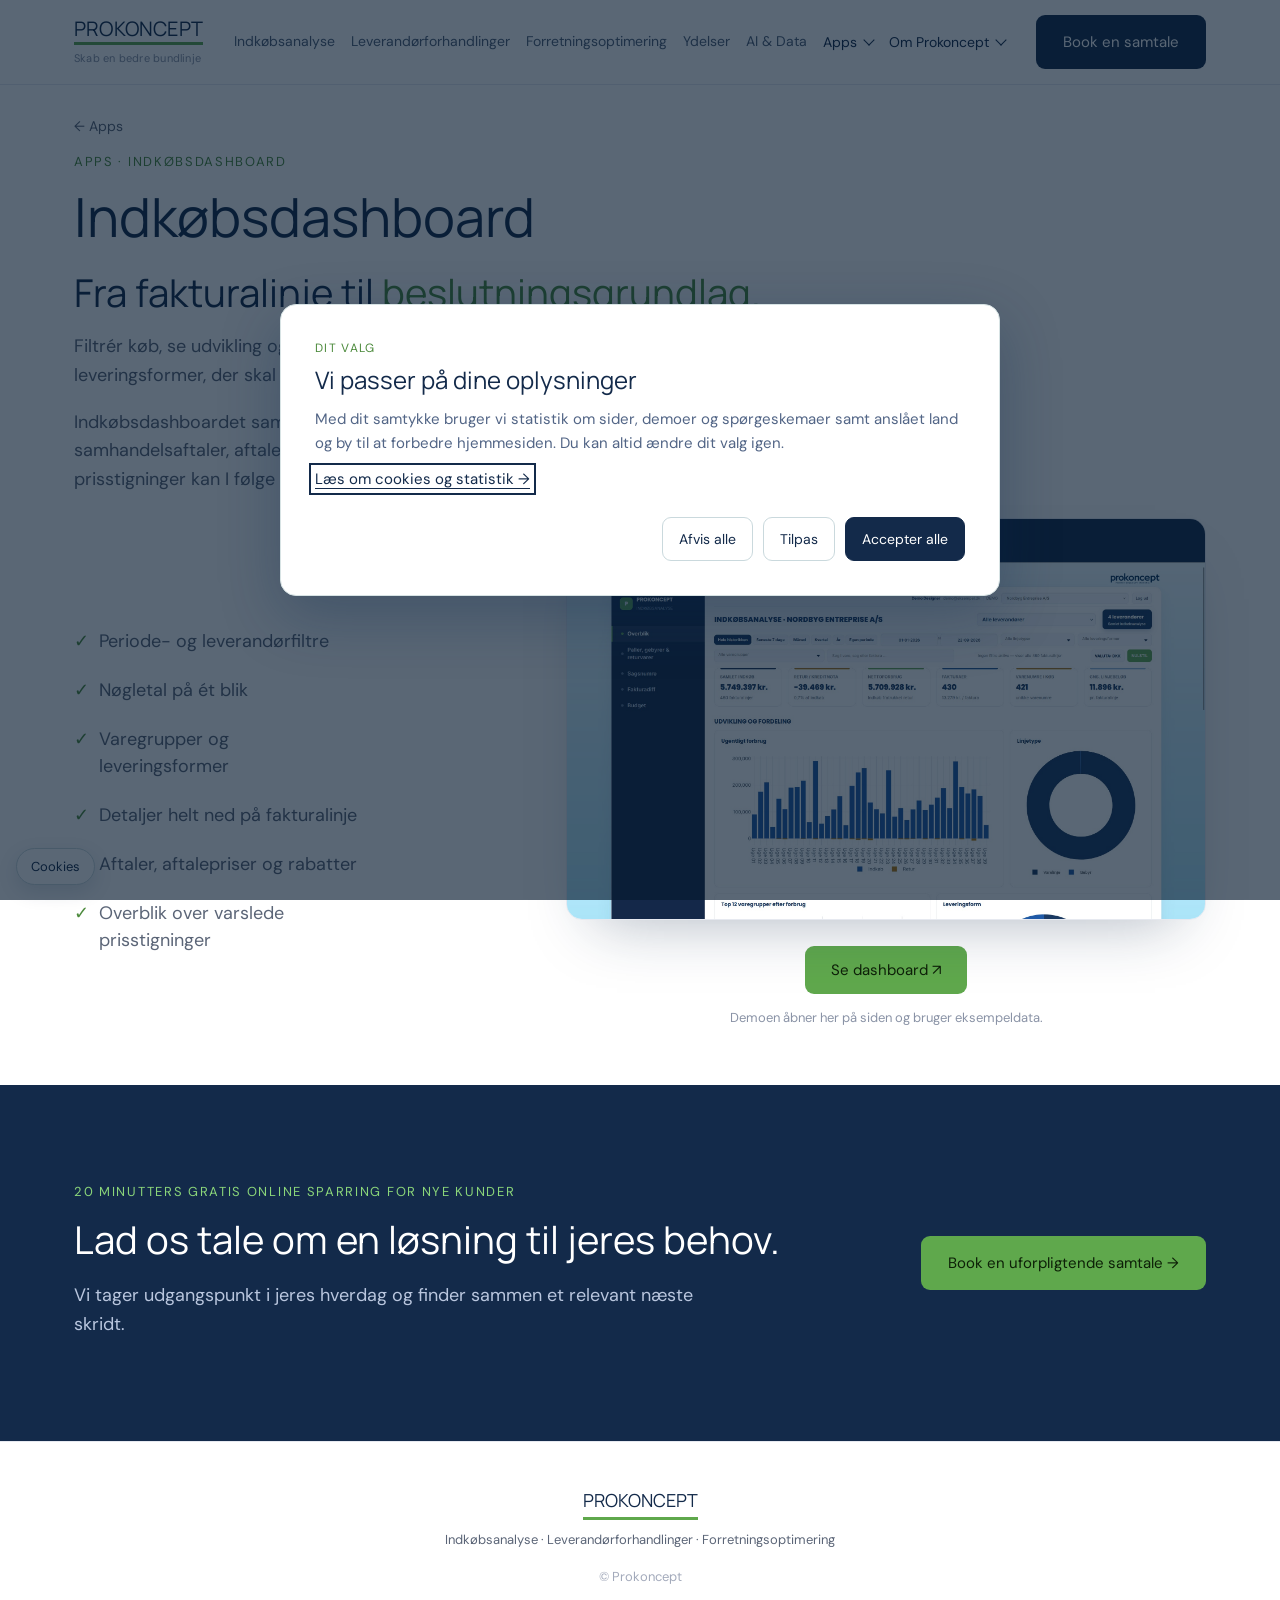
<file: app-indkoebsdashboard.html>
<!doctype html>
<html lang="da">
<head>
<meta charset="utf-8">
<meta name="viewport" content="width=device-width, initial-scale=1">
<title>Indkøbsdashboard | Prokoncept</title>
<meta name="description" content="Analyse og aftaleoverblik til den løbende opfølgning.">
<link rel="preconnect" href="https://fonts.googleapis.com">
<link rel="preconnect" href="https://fonts.gstatic.com" crossorigin>
<link href="https://fonts.googleapis.com/css2?family=DM+Sans:wght@400&family=Manrope:wght@400&display=swap" rel="stylesheet">
<link rel="stylesheet" href="styles.css">
<link rel="stylesheet" href="about.css">
<link rel="stylesheet" href="advisory.css">
<link rel="stylesheet" href="tradebridge-demo.css">
<script src="navigation.js" defer>
</script>
<script src="tradebridge-demo.js" defer>
</script>
<link rel="stylesheet" href="cookie.css">
<script src="cookie.js" defer></script>
</head>
<body class="subpage app-page dashboard-page" id="top">
<header class="site" id="siteHeader">
<nav class="wrap" aria-label="Hovedmenu">
<div class="brand-block">
<a class="brand" href="index.html#top" aria-label="Prokoncept – til forsiden">PROKONCEPT</a>
<div class="tag">Skab en bedre bundlinje</div>
</div>
<div class="navlinks" id="navlinks">
<a href="index.html#indkobsanalyse">Indkøbsanalyse</a>
<a href="index.html#leverandorforhandlinger">Leverandørforhandlinger</a>
<a href="index.html#forretningsoptimering">Forretningsoptimering</a>
<a href="index.html#ydelser">Ydelser</a>
<a href="index.html#ai">AI &amp; Data</a>
<details class="about-menu apps-menu">
<summary>Apps</summary>
<div>
<a href="app-indkoebsdashboard.html">Indkøbsdashboard</a>
<a href="app-tradebridge.html">TradeBridge</a>
<a href="app-contractstudio.html">ContractStudio</a>
<a href="app-vaerktoej.html">Værktøj</a>
</div>
</details>
<details class="about-menu">
<summary>Om Prokoncept</summary>
<div>
<a href="om-prokoncept.html">Hvem er Prokoncept?</a>
<a href="medarbejdere.html">Medarbejdere</a>
<a href="om-prokoncept.html#metode">Sådan arbejder vi</a>
<a href="kontakt.html">Kontaktoplysninger</a>
<a href="cookies.html">Cookies &amp; statistik</a>
</div>
</details>
</div>
<div class="header-actions">
<a class="btn btn-navy" href="index.html#kontakt">Book en samtale</a>
<button type="button" class="burger" id="burgerBtn" aria-label="Åbn menu" aria-expanded="false" aria-controls="mobilePanel">
<span>
</span>
</button>
</div>
</nav>
<div class="mobile-panel" id="mobilePanel">
<a href="index.html#indkobsanalyse">Indkøbsanalyse</a>
<a href="index.html#leverandorforhandlinger">Leverandørforhandlinger</a>
<a href="index.html#forretningsoptimering">Forretningsoptimering</a>
<a href="index.html#ydelser">Ydelser</a>
<a href="index.html#ai">AI &amp; Data</a>
<details class="about-menu apps-menu">
<summary>Apps</summary>
<div>
<a href="app-indkoebsdashboard.html">Indkøbsdashboard</a>
<a href="app-tradebridge.html">TradeBridge</a>
<a href="app-contractstudio.html">ContractStudio</a>
<a href="app-vaerktoej.html">Værktøj</a>
</div>
</details>
<details class="about-menu">
<summary>Om Prokoncept</summary>
<div>
<a href="om-prokoncept.html">Hvem er Prokoncept?</a>
<a href="medarbejdere.html">Medarbejdere</a>
<a href="om-prokoncept.html#metode">Sådan arbejder vi</a>
<a href="kontakt.html">Kontaktoplysninger</a>
<a href="cookies.html">Cookies &amp; statistik</a>
</div>
</details>
<a href="index.html#kontakt">Book en samtale</a>
</div>
</header>
<main>
<div class="wrap app-page-intro">
<a href="index.html#apps">← Apps</a>
<p class="eyebrow">Apps · Indkøbsdashboard</p>
<h1>Indkøbsdashboard</h1>
</div>
<!-- INDKØBSANALYSE -->
<section id="indkobsanalyse">
  <div class="wrap">
    <h2>Fra fakturalinje til <span class="em">beslutningsgrundlag.</span>
</h2>
    <p class="lede">Filtrér køb, se udvikling og fordeling, og find de varegrupper og leveringsformer, der skal prioriteres.</p>
    <p class="lede">Indkøbsdashboardet samler også jeres leverandør- og samhandelsaftaler, aftalepriser og rabatter. Med overblik over varslede prisstigninger kan I følge op på aftalerne og handle i god tid.</p>
    <div class="dash-layout">
    <ul class="dash-points">
      <li>Periode- og leverandørfiltre</li>
<li>Nøgletal på ét blik</li>
<li>Varegrupper og leveringsformer</li>
<li>Detaljer helt ned på fakturalinje</li>
<li>Aftaler, aftalepriser og rabatter</li>
<li>Overblik over varslede prisstigninger</li>
    </ul>
    <div class="dash-visual">
    <div class="dash-frame">
      <div class="dash-bar">
<span>
</span>
<span>
</span>
<span>
</span>
<em>Indkøbsanalyse · demo med eksempeldata</em>
</div>
      <img src="assets/dashboard-demo.jpg" alt="Prokoncepts indkøbsanalyse-dashboard med sidebar, periodefiltre, nøgletal og grafer over ugentligt forbrug og linjetype">
    </div>
    <div class="dash-actions">
<button class="btn btn-primary demo-launch" type="button" data-dashboard-demo aria-haspopup="dialog">Se dashboard ↗</button>
</div>
    <div class="dash-hint">Demoen åbner her på siden og bruger eksempeldata.</div>
    </div>
    </div>
  </div>


</section>
<section class="advisory-contact">
<div class="wrap">
<div>
<p class="eyebrow">20 minutters gratis online sparring for nye kunder</p>
<h2>Lad os tale om en løsning til jeres behov.</h2>
<p>Vi tager udgangspunkt i jeres hverdag og finder sammen et relevant næste skridt.</p>
</div>
<a class="btn btn-primary" href="index.html#kontakt">Book en uforpligtende samtale →</a>
</div>
</section>
</main>
<footer class="site">
<a class="brand" href="index.html#top">PROKONCEPT</a>
<div class="tag">Indkøbsanalyse · Leverandørforhandlinger · Forretningsoptimering</div>
<div class="copy">© Prokoncept</div>
</footer>
</body>
</html>
</file>
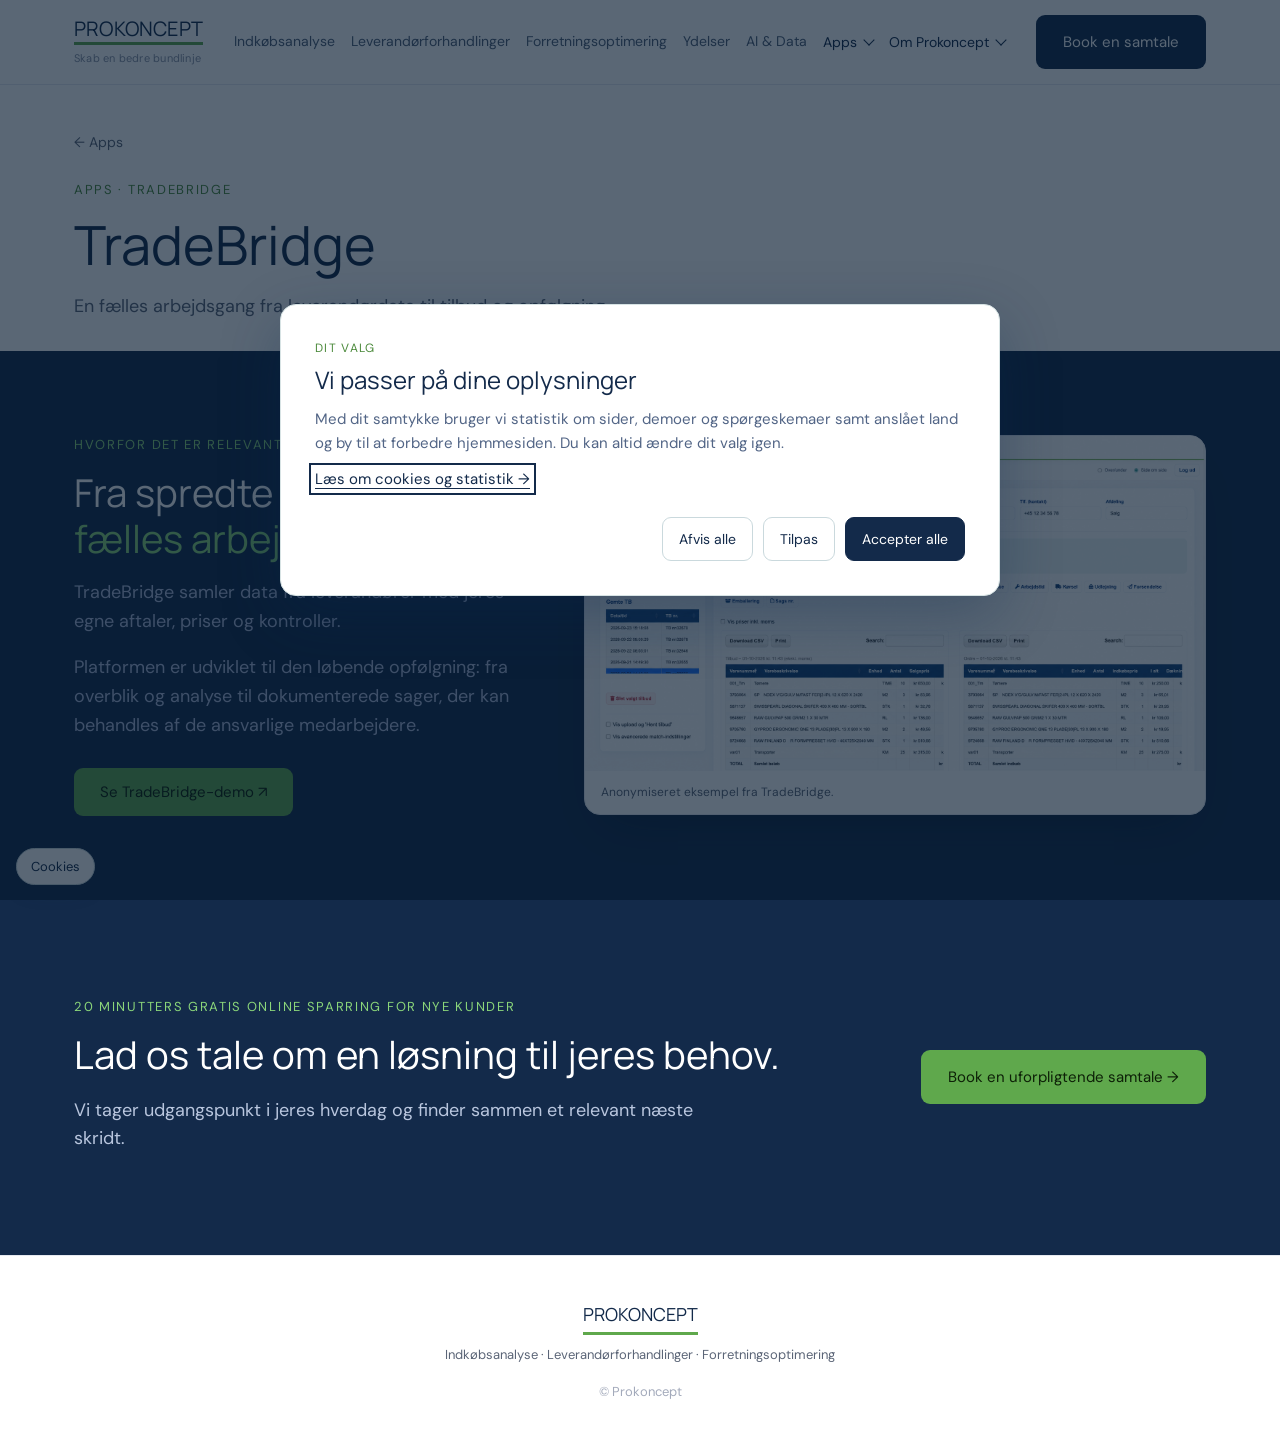
<file: app-tradebridge.html>
<!doctype html>
<html lang="da">
<head>
<meta charset="utf-8">
<meta name="viewport" content="width=device-width, initial-scale=1">
<title>TradeBridge | Prokoncept</title>
<meta name="description" content="En fælles arbejdsgang fra leverandørdata til tilbud og opfølgning.">
<link rel="preconnect" href="https://fonts.googleapis.com">
<link rel="preconnect" href="https://fonts.gstatic.com" crossorigin>
<link href="https://fonts.googleapis.com/css2?family=DM+Sans:wght@400&family=Manrope:wght@400&display=swap" rel="stylesheet">
<link rel="stylesheet" href="styles.css">
<link rel="stylesheet" href="about.css">
<link rel="stylesheet" href="advisory.css">
<link rel="stylesheet" href="tradebridge-demo.css">
<script src="navigation.js" defer>
</script>
<script src="tradebridge-demo.js" defer>
</script>
<link rel="stylesheet" href="cookie.css">
<script src="cookie.js" defer></script>
</head>
<body class="subpage app-page" id="top">
<header class="site" id="siteHeader">
<nav class="wrap" aria-label="Hovedmenu">
<div class="brand-block">
<a class="brand" href="index.html#top" aria-label="Prokoncept – til forsiden">PROKONCEPT</a>
<div class="tag">Skab en bedre bundlinje</div>
</div>
<div class="navlinks" id="navlinks">
<a href="index.html#indkobsanalyse">Indkøbsanalyse</a>
<a href="index.html#leverandorforhandlinger">Leverandørforhandlinger</a>
<a href="index.html#forretningsoptimering">Forretningsoptimering</a>
<a href="index.html#ydelser">Ydelser</a>
<a href="index.html#ai">AI &amp; Data</a>
<details class="about-menu apps-menu">
<summary>Apps</summary>
<div>
<a href="app-indkoebsdashboard.html">Indkøbsdashboard</a>
<a href="app-tradebridge.html">TradeBridge</a>
<a href="app-contractstudio.html">ContractStudio</a>
<a href="app-vaerktoej.html">Værktøj</a>
</div>
</details>
<details class="about-menu">
<summary>Om Prokoncept</summary>
<div>
<a href="om-prokoncept.html">Hvem er Prokoncept?</a>
<a href="medarbejdere.html">Medarbejdere</a>
<a href="om-prokoncept.html#metode">Sådan arbejder vi</a>
<a href="kontakt.html">Kontaktoplysninger</a>
<a href="cookies.html">Cookies &amp; statistik</a>
</div>
</details>
</div>
<div class="header-actions">
<a class="btn btn-navy" href="index.html#kontakt">Book en samtale</a>
<button type="button" class="burger" id="burgerBtn" aria-label="Åbn menu" aria-expanded="false" aria-controls="mobilePanel">
<span>
</span>
</button>
</div>
</nav>
<div class="mobile-panel" id="mobilePanel">
<a href="index.html#indkobsanalyse">Indkøbsanalyse</a>
<a href="index.html#leverandorforhandlinger">Leverandørforhandlinger</a>
<a href="index.html#forretningsoptimering">Forretningsoptimering</a>
<a href="index.html#ydelser">Ydelser</a>
<a href="index.html#ai">AI &amp; Data</a>
<details class="about-menu apps-menu">
<summary>Apps</summary>
<div>
<a href="app-indkoebsdashboard.html">Indkøbsdashboard</a>
<a href="app-tradebridge.html">TradeBridge</a>
<a href="app-contractstudio.html">ContractStudio</a>
<a href="app-vaerktoej.html">Værktøj</a>
</div>
</details>
<details class="about-menu">
<summary>Om Prokoncept</summary>
<div>
<a href="om-prokoncept.html">Hvem er Prokoncept?</a>
<a href="medarbejdere.html">Medarbejdere</a>
<a href="om-prokoncept.html#metode">Sådan arbejder vi</a>
<a href="kontakt.html">Kontaktoplysninger</a>
<a href="cookies.html">Cookies &amp; statistik</a>
</div>
</details>
<a href="index.html#kontakt">Book en samtale</a>
</div>
</header>
<main>
<div class="wrap app-page-intro">
<a href="index.html#apps">← Apps</a>
<p class="eyebrow">Apps · TradeBridge</p>
<h1>TradeBridge</h1>
<p>En fælles arbejdsgang fra leverandørdata til tilbud og opfølgning.</p>
</div>
<!-- TRADEBRIDGE -->
<section class="platform" id="tradebridge">
  <div class="wrap tradebridge-overview">
    <div class="tradebridge-copy">
      <div class="eyebrow">Hvorfor det er relevant</div>
      <h2>Fra spredte data til <span class="em">en fælles arbejdsgang.</span>
</h2>
      <p class="lede">TradeBridge samler data fra leverandører med jeres egne aftaler, priser og kontroller.</p>
      <p class="lede">Platformen er udviklet til den løbende opfølgning: fra overblik og analyse til dokumenterede sager, der kan behandles af de ansvarlige medarbejdere.</p>
      <div class="tradebridge-actions">
<button class="btn btn-primary demo-launch" type="button" data-tradebridge-demo aria-haspopup="dialog">Se TradeBridge-demo ↗</button>
</div>
    </div>
    <figure class="tradebridge-screen">
      <img src="assets/tradebridge-beregner-anonymiseret.png" alt="Anonymiseret TradeBridge-skærmbillede med tilbud, ordre, varelinjer og beregninger" loading="lazy">
      <figcaption>Anonymiseret eksempel fra TradeBridge.</figcaption>
    </figure>
  </div>
</section>
<section class="advisory-contact">
<div class="wrap">
<div>
<p class="eyebrow">20 minutters gratis online sparring for nye kunder</p>
<h2>Lad os tale om en løsning til jeres behov.</h2>
<p>Vi tager udgangspunkt i jeres hverdag og finder sammen et relevant næste skridt.</p>
</div>
<a class="btn btn-primary" href="index.html#kontakt">Book en uforpligtende samtale →</a>
</div>
</section>
</main>
<footer class="site">
<a class="brand" href="index.html#top">PROKONCEPT</a>
<div class="tag">Indkøbsanalyse · Leverandørforhandlinger · Forretningsoptimering</div>
<div class="copy">© Prokoncept</div>
</footer>
</body>
</html>
</file>
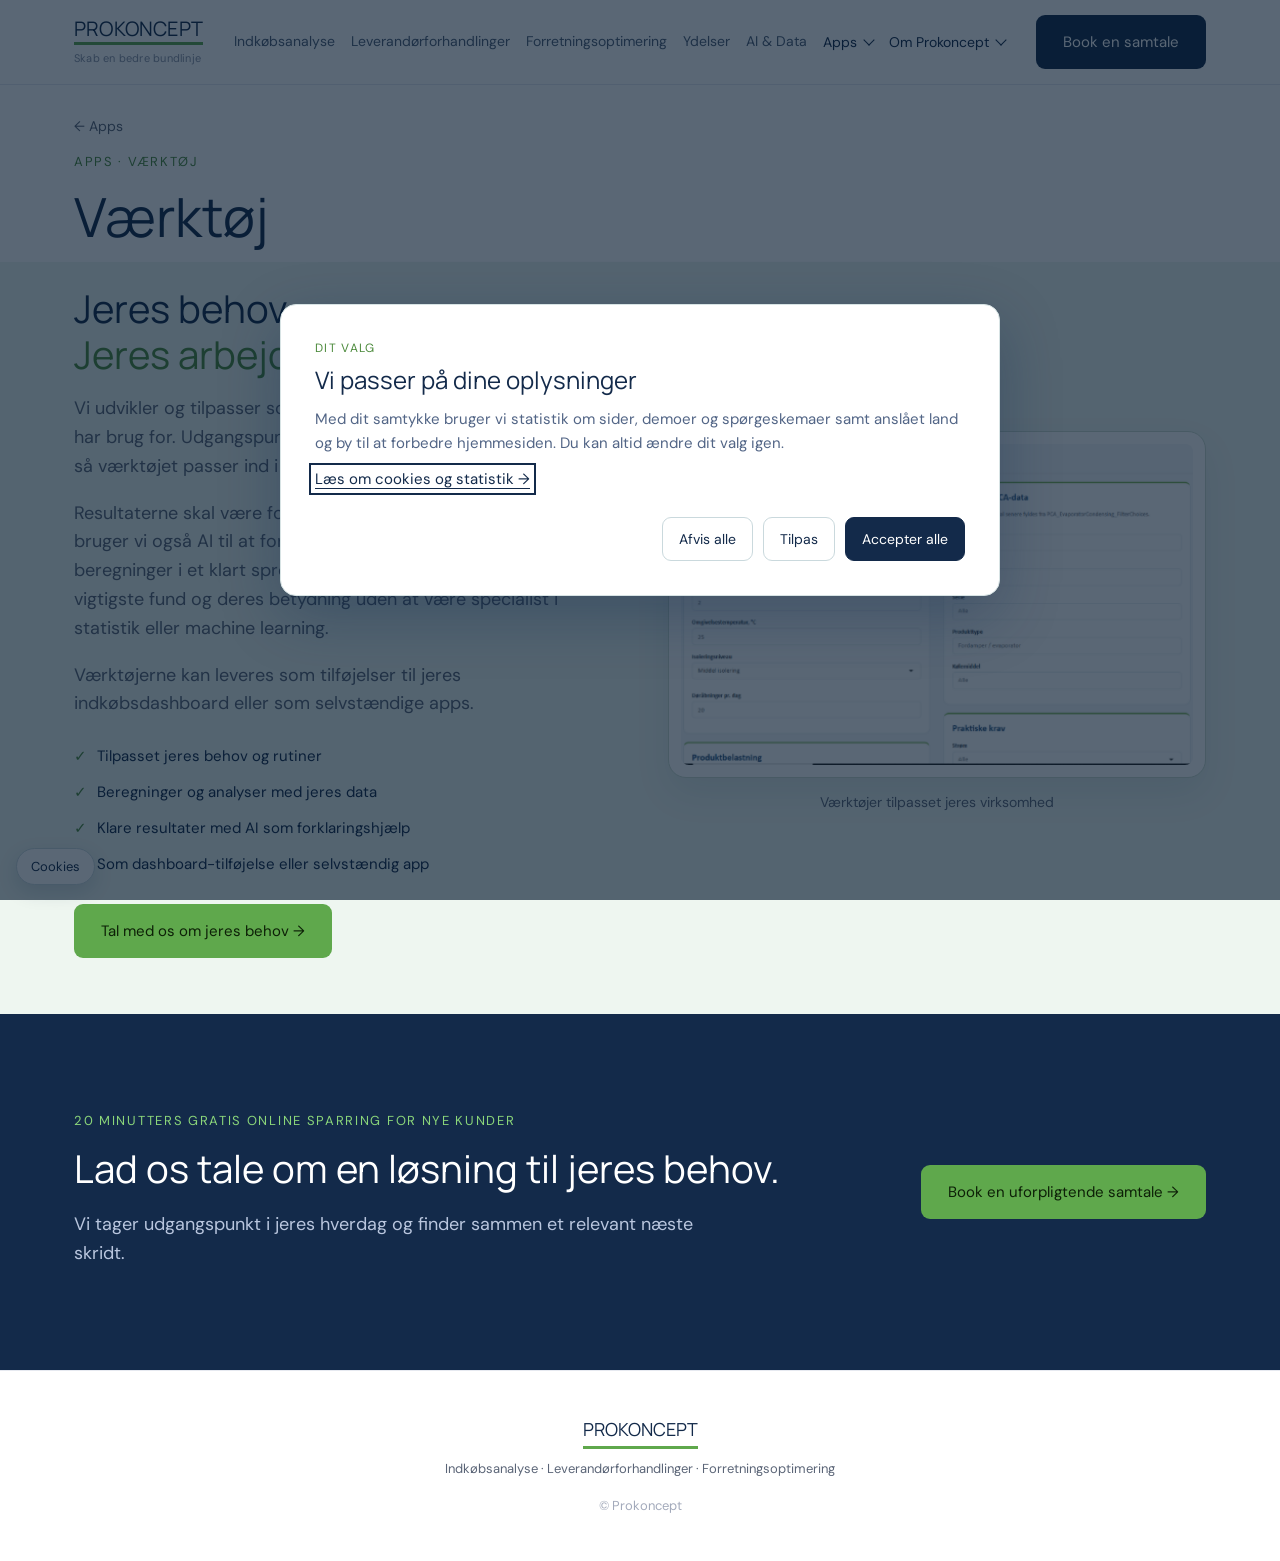
<file: app-vaerktoej.html>
<!doctype html>
<html lang="da">
<head>
<meta charset="utf-8">
<meta name="viewport" content="width=device-width, initial-scale=1">
<title>Værktøj | Prokoncept</title>
<meta name="description" content="Software, beregninger og analyser tilpasset jeres virksomhed.">
<link rel="preconnect" href="https://fonts.googleapis.com">
<link rel="preconnect" href="https://fonts.gstatic.com" crossorigin>
<link href="https://fonts.googleapis.com/css2?family=DM+Sans:wght@400&family=Manrope:wght@400&display=swap" rel="stylesheet">
<link rel="stylesheet" href="styles.css">
<link rel="stylesheet" href="about.css">
<link rel="stylesheet" href="advisory.css">
<link rel="stylesheet" href="tradebridge-demo.css">
<script src="navigation.js" defer>
</script>
<script src="tradebridge-demo.js" defer>
</script>
<link rel="stylesheet" href="cookie.css">
<script src="cookie.js" defer></script>
</head>
<body class="subpage app-page tools-page" id="top">
<header class="site" id="siteHeader">
<nav class="wrap" aria-label="Hovedmenu">
<div class="brand-block">
<a class="brand" href="index.html#top" aria-label="Prokoncept – til forsiden">PROKONCEPT</a>
<div class="tag">Skab en bedre bundlinje</div>
</div>
<div class="navlinks" id="navlinks">
<a href="index.html#indkobsanalyse">Indkøbsanalyse</a>
<a href="index.html#leverandorforhandlinger">Leverandørforhandlinger</a>
<a href="index.html#forretningsoptimering">Forretningsoptimering</a>
<a href="index.html#ydelser">Ydelser</a>
<a href="index.html#ai">AI &amp; Data</a>
<details class="about-menu apps-menu">
<summary>Apps</summary>
<div>
<a href="app-indkoebsdashboard.html">Indkøbsdashboard</a>
<a href="app-tradebridge.html">TradeBridge</a>
<a href="app-contractstudio.html">ContractStudio</a>
<a href="app-vaerktoej.html">Værktøj</a>
</div>
</details>
<details class="about-menu">
<summary>Om Prokoncept</summary>
<div>
<a href="om-prokoncept.html">Hvem er Prokoncept?</a>
<a href="medarbejdere.html">Medarbejdere</a>
<a href="om-prokoncept.html#metode">Sådan arbejder vi</a>
<a href="kontakt.html">Kontaktoplysninger</a>
<a href="cookies.html">Cookies &amp; statistik</a>
</div>
</details>
</div>
<div class="header-actions">
<a class="btn btn-navy" href="index.html#kontakt">Book en samtale</a>
<button type="button" class="burger" id="burgerBtn" aria-label="Åbn menu" aria-expanded="false" aria-controls="mobilePanel">
<span>
</span>
</button>
</div>
</nav>
<div class="mobile-panel" id="mobilePanel">
<a href="index.html#indkobsanalyse">Indkøbsanalyse</a>
<a href="index.html#leverandorforhandlinger">Leverandørforhandlinger</a>
<a href="index.html#forretningsoptimering">Forretningsoptimering</a>
<a href="index.html#ydelser">Ydelser</a>
<a href="index.html#ai">AI &amp; Data</a>
<details class="about-menu apps-menu">
<summary>Apps</summary>
<div>
<a href="app-indkoebsdashboard.html">Indkøbsdashboard</a>
<a href="app-tradebridge.html">TradeBridge</a>
<a href="app-contractstudio.html">ContractStudio</a>
<a href="app-vaerktoej.html">Værktøj</a>
</div>
</details>
<details class="about-menu">
<summary>Om Prokoncept</summary>
<div>
<a href="om-prokoncept.html">Hvem er Prokoncept?</a>
<a href="medarbejdere.html">Medarbejdere</a>
<a href="om-prokoncept.html#metode">Sådan arbejder vi</a>
<a href="kontakt.html">Kontaktoplysninger</a>
<a href="cookies.html">Cookies &amp; statistik</a>
</div>
</details>
<a href="index.html#kontakt">Book en samtale</a>
</div>
</header>
<main>
<div class="wrap app-page-intro">
<a href="index.html#apps">← Apps</a>
<p class="eyebrow">Apps · Værktøj</p>
<h1>Værktøj</h1>
</div>
<!-- BEREGNER -->
<section class="mint-section" id="beregner">
  <div class="wrap split">
    <div>
      <h2>Jeres behov. <span class="em">Jeres arbejdsgange.</span>
</h2>
      <p class="lede">Vi udvikler og tilpasser software til de beregninger og analyser, I har brug for. Udgangspunktet er jeres data, rutiner og brugere, så værktøjet passer ind i hverdagen og er enkelt at betjene.</p>
      <p class="lede">Resultaterne skal være forståelige og til at handle på. Derfor bruger vi også AI til at forklare komplekse analyser og beregninger i et klart sprog — så brugeren kan forstå de vigtigste fund og deres betydning uden at være specialist i statistik eller machine learning.</p>
      <p class="lede">Værktøjerne kan leveres som tilføjelser til jeres indkøbsdashboard eller som selvstændige apps.</p>
      <ul class="feature-list">
        <li>
<span class="c">✓</span> Tilpasset jeres behov og rutiner</li>
        <li>
<span class="c">✓</span> Beregninger og analyser med jeres data</li>
        <li>
<span class="c">✓</span> Klare resultater med AI som forklaringshjælp</li>
        <li>
<span class="c">✓</span> Som dashboard-tilføjelse eller selvstændig app</li>
      </ul>
      <div style="margin-top:28px;">
<a class="btn btn-primary" href="index.html#kontakt">Tal med os om jeres behov →</a>
</div>
    </div>
    <figure class="tools-visual">
      <div class="tools-image-frame">
        <img src="assets/vaerktoej-beregning.png" width="500" height="313" alt="Skærmbillede af et beregningsværktøj med rumdata og produktfiltre." decoding="async">
      </div>
      <figcaption>Værktøjer tilpasset jeres virksomhed</figcaption>
    </figure>
  </div>

</section>
<section class="advisory-contact">
<div class="wrap">
<div>
<p class="eyebrow">20 minutters gratis online sparring for nye kunder</p>
<h2>Lad os tale om en løsning til jeres behov.</h2>
<p>Vi tager udgangspunkt i jeres hverdag og finder sammen et relevant næste skridt.</p>
</div>
<a class="btn btn-primary" href="index.html#kontakt">Book en uforpligtende samtale →</a>
</div>
</section>
</main>
<footer class="site">
<a class="brand" href="index.html#top">PROKONCEPT</a>
<div class="tag">Indkøbsanalyse · Leverandørforhandlinger · Forretningsoptimering</div>
<div class="copy">© Prokoncept</div>
</footer>
</body>
</html>
</file>
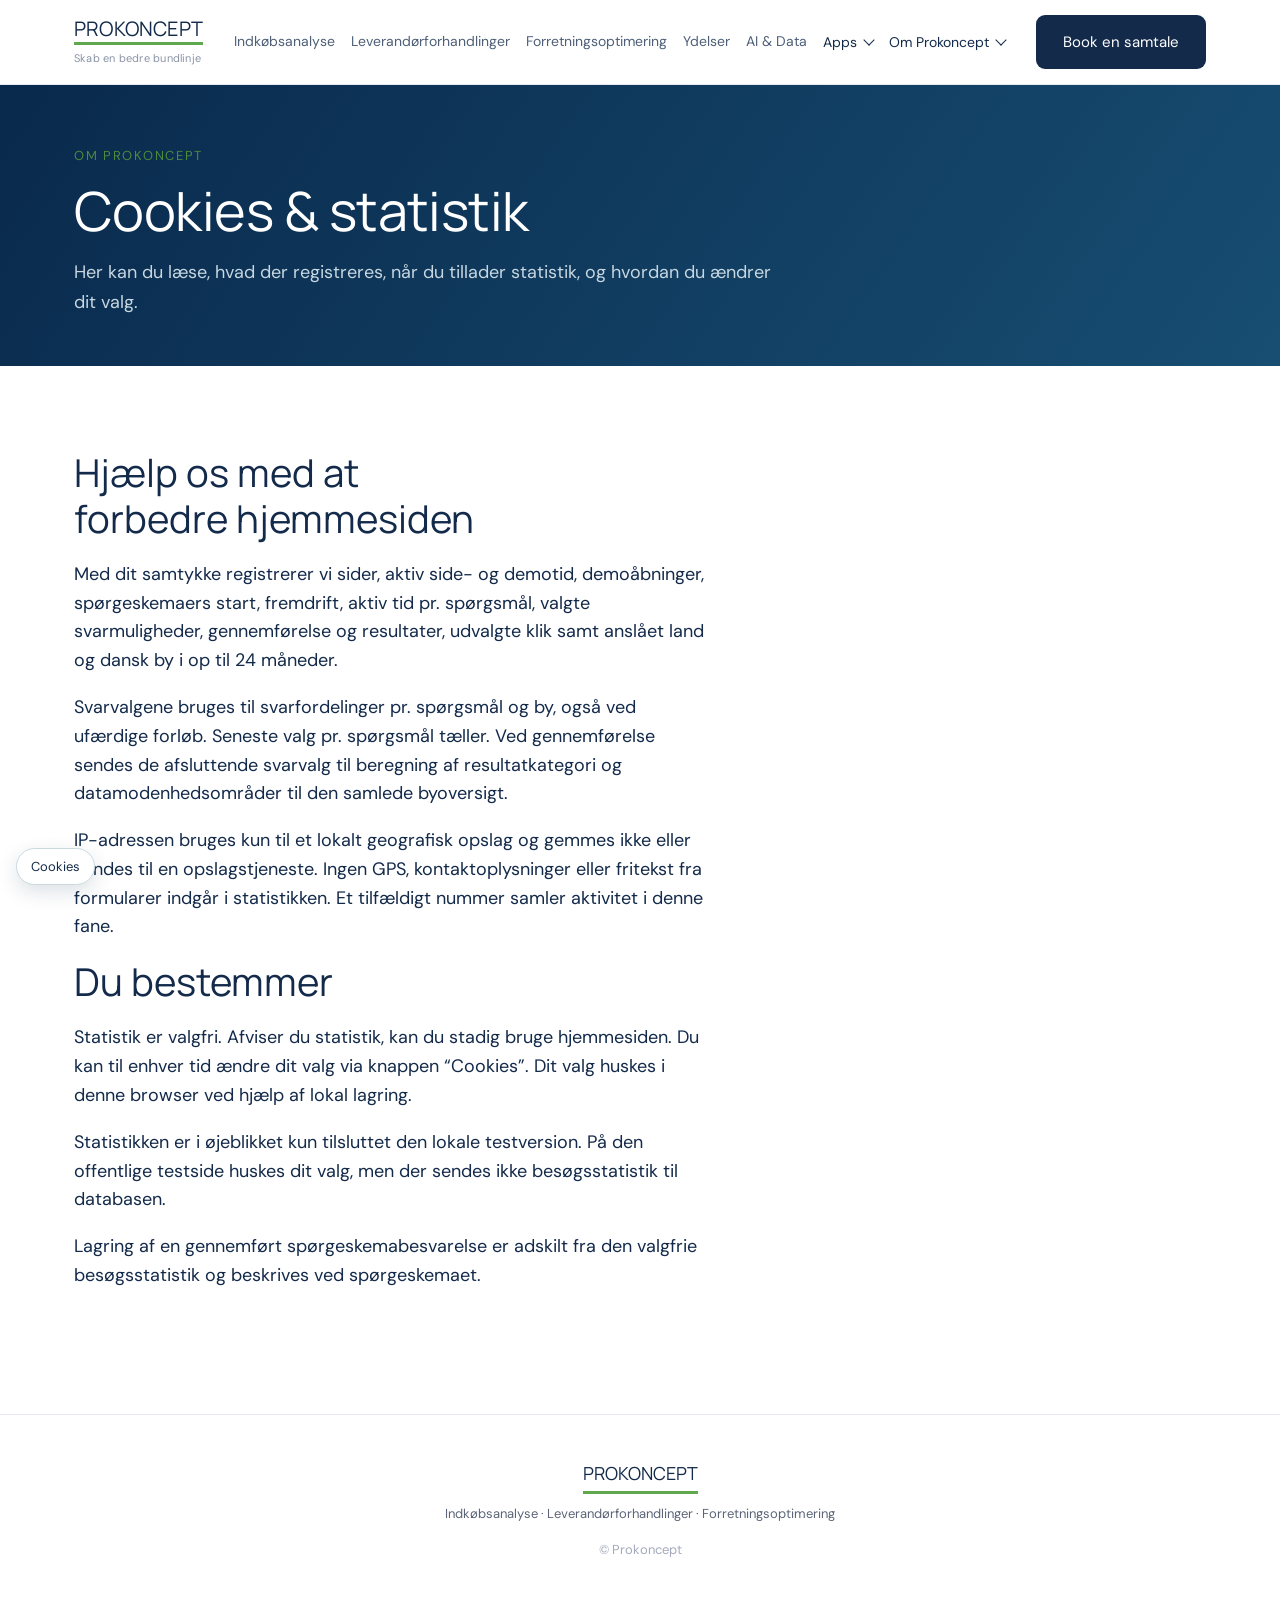
<file: cookies.html>
<!doctype html>
<html lang="da">
<head>
<meta charset="utf-8">
<meta name="viewport" content="width=device-width, initial-scale=1">
<title>Cookies &amp; statistik | Prokoncept</title>
<meta name="description" content="Læs om Prokoncepts brug af lokal lagring, statistik og dit samtykke. Du kan til enhver tid ændre dit cookievalg.">
<link rel="preconnect" href="https://fonts.googleapis.com">
<link rel="preconnect" href="https://fonts.gstatic.com" crossorigin>
<link href="https://fonts.googleapis.com/css2?family=DM+Sans:wght@400&family=Manrope:wght@400&display=swap" rel="stylesheet">
<link rel="stylesheet" href="styles.css">
<link rel="stylesheet" href="about.css">
<link rel="stylesheet" href="advisory.css">
<link rel="stylesheet" href="tradebridge-demo.css">
<script src="navigation.js" defer>
</script>
<link rel="stylesheet" href="cookie.css">
<script src="cookie.js" defer></script>
</head>
<body class="subpage advisory-page" id="top" data-consent-info>
<header class="site" id="siteHeader">
<nav class="wrap" aria-label="Hovedmenu">
<div class="brand-block">
<a class="brand" href="index.html#top" aria-label="Prokoncept – til forsiden">PROKONCEPT</a>
<div class="tag">Skab en bedre bundlinje</div>
</div>
<div class="navlinks" id="navlinks">
<a href="index.html#indkobsanalyse">Indkøbsanalyse</a>
<a href="index.html#leverandorforhandlinger">Leverandørforhandlinger</a>
<a href="index.html#forretningsoptimering">Forretningsoptimering</a>
<a href="index.html#ydelser">Ydelser</a>
<a href="index.html#ai">AI &amp; Data</a>
<details class="about-menu apps-menu">
<summary>Apps</summary>
<div>
<a href="app-indkoebsdashboard.html">Indkøbsdashboard</a>
<a href="app-tradebridge.html">TradeBridge</a>
<a href="app-contractstudio.html">ContractStudio</a>
<a href="app-vaerktoej.html">Værktøj</a>
</div>
</details>
<details class="about-menu">
<summary>Om Prokoncept</summary>
<div>
<a href="om-prokoncept.html">Hvem er Prokoncept?</a>
<a href="medarbejdere.html">Medarbejdere</a>
<a href="om-prokoncept.html#metode">Sådan arbejder vi</a>
<a href="kontakt.html">Kontaktoplysninger</a>
<a href="cookies.html">Cookies &amp; statistik</a>
</div>
</details>
</div>
<div class="header-actions">
<a class="btn btn-navy" href="index.html#kontakt">Book en samtale</a>
<button type="button" class="burger" id="burgerBtn" aria-label="Åbn menu" aria-expanded="false" aria-controls="mobilePanel">
<span>
</span>
</button>
</div>
</nav>
<div class="mobile-panel" id="mobilePanel">
<a href="index.html#indkobsanalyse">Indkøbsanalyse</a>
<a href="index.html#leverandorforhandlinger">Leverandørforhandlinger</a>
<a href="index.html#forretningsoptimering">Forretningsoptimering</a>
<a href="index.html#ydelser">Ydelser</a>
<a href="index.html#ai">AI &amp; Data</a>
<details class="about-menu apps-menu">
<summary>Apps</summary>
<div>
<a href="app-indkoebsdashboard.html">Indkøbsdashboard</a>
<a href="app-tradebridge.html">TradeBridge</a>
<a href="app-contractstudio.html">ContractStudio</a>
<a href="app-vaerktoej.html">Værktøj</a>
</div>
</details>
<details class="about-menu">
<summary>Om Prokoncept</summary>
<div>
<a href="om-prokoncept.html">Hvem er Prokoncept?</a>
<a href="medarbejdere.html">Medarbejdere</a>
<a href="om-prokoncept.html#metode">Sådan arbejder vi</a>
<a href="kontakt.html">Kontaktoplysninger</a>
<a href="cookies.html">Cookies &amp; statistik</a>
</div>
</details>
<a href="index.html#kontakt">Book en samtale</a>
</div>
</header>
<main>
<section class="about-hero advisory-hero">
<div class="wrap">
<p class="eyebrow">Om Prokoncept</p>
<h1>Cookies &amp; statistik</h1>
<p>Her kan du læse, hvad der registreres, når du tillader statistik, og hvordan du ændrer dit valg.</p>
</div>
</section>
<section>
<div class="wrap">
<div class="svc-intro">
<h2>Hjælp os med at forbedre hjemmesiden</h2>
<p>Med dit samtykke registrerer vi sider, aktiv side- og demotid, demoåbninger, spørgeskemaers start, fremdrift, aktiv tid pr. spørgsmål, valgte svarmuligheder, gennemførelse og resultater, udvalgte klik samt anslået land og dansk by i op til 24 måneder.</p>
<p>Svarvalgene bruges til svarfordelinger pr. spørgsmål og by, også ved ufærdige forløb. Seneste valg pr. spørgsmål tæller. Ved gennemførelse sendes de afsluttende svarvalg til beregning af resultatkategori og datamodenhedsområder til den samlede byoversigt.</p>
<p>IP-adressen bruges kun til et lokalt geografisk opslag og gemmes ikke eller sendes til en opslagstjeneste. Ingen GPS, kontaktoplysninger eller fritekst fra formularer indgår i statistikken. Et tilfældigt nummer samler aktivitet i denne fane.</p>
<h2>Du bestemmer</h2>
<p>Statistik er valgfri. Afviser du statistik, kan du stadig bruge hjemmesiden. Du kan til enhver tid ændre dit valg via knappen “Cookies”. Dit valg huskes i denne browser ved hjælp af lokal lagring.</p>
<p>Statistikken er i øjeblikket kun tilsluttet den lokale testversion. På den offentlige testside huskes dit valg, men der sendes ikke besøgsstatistik til databasen.</p>
<p>Lagring af en gennemført spørgeskemabesvarelse er adskilt fra den valgfrie besøgsstatistik og beskrives ved spørgeskemaet.</p>
</div>
</div>
</section>
</main>
<footer class="site">
<a class="brand" href="index.html#top">PROKONCEPT</a>
<div class="tag">Indkøbsanalyse · Leverandørforhandlinger · Forretningsoptimering</div>
<div class="copy">© Prokoncept</div>
</footer>
</body>
</html>
</file>
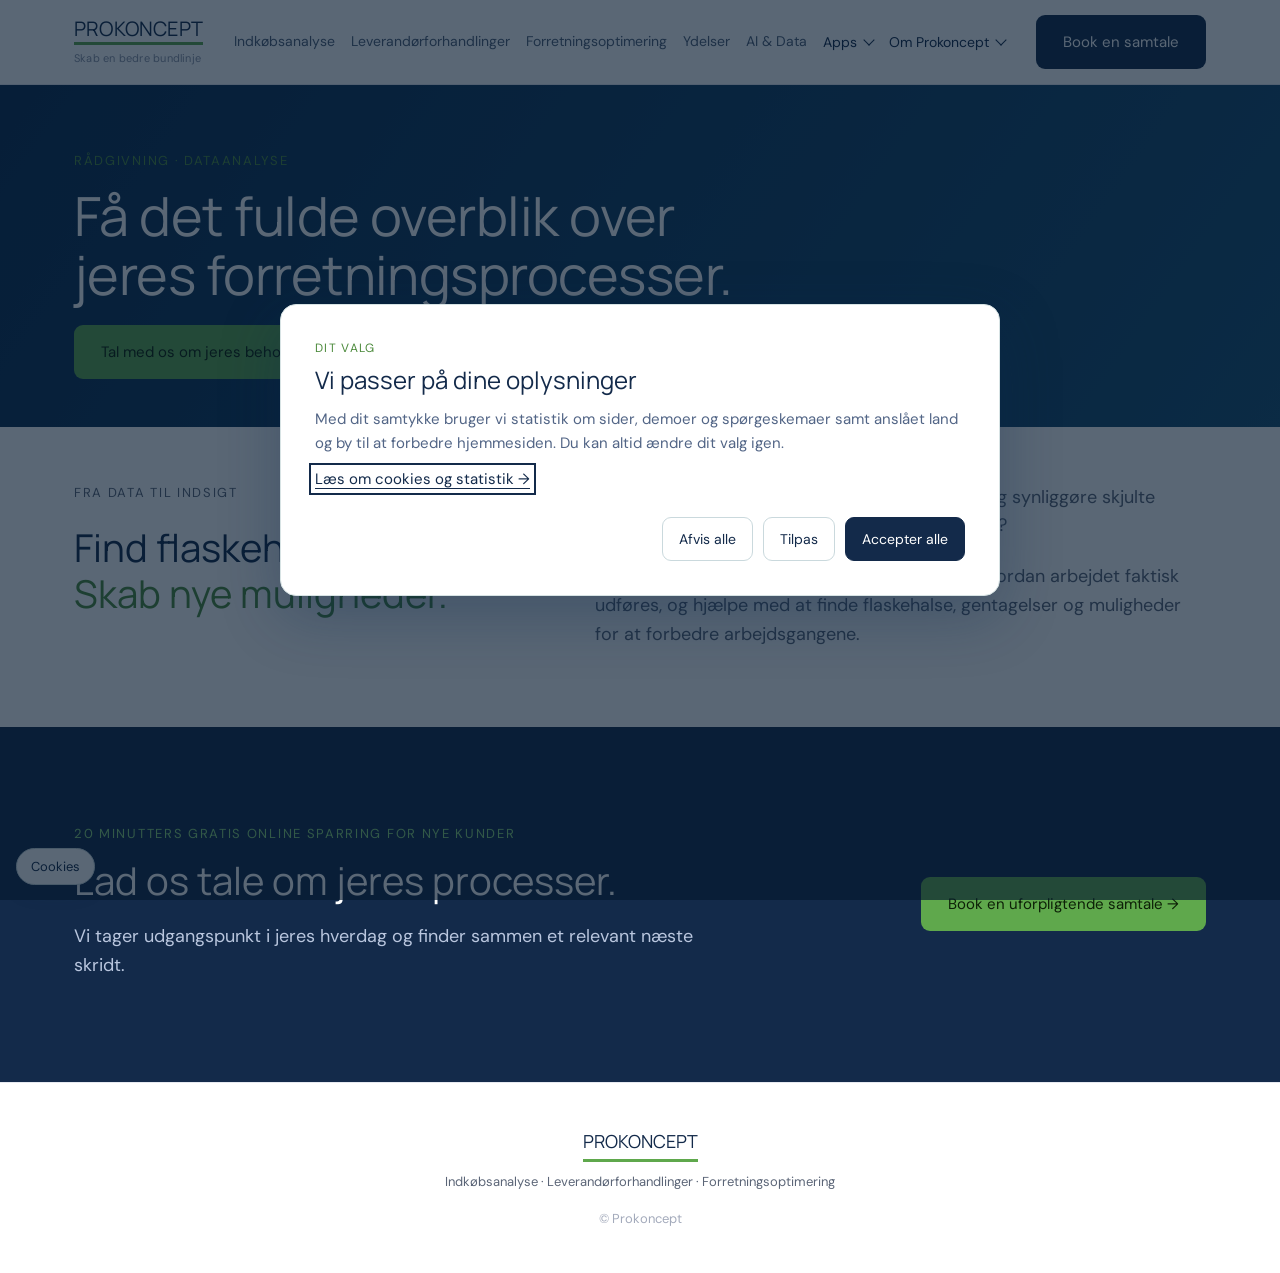
<file: dataanalyse.html>
<!doctype html>
<html lang="da">
<head>
<meta charset="utf-8">
<meta name="viewport" content="width=device-width, initial-scale=1">
<title>Dataanalyse | Prokoncept</title>
<meta name="description" content="Få overblik over jeres forretningsprocesser. Dataanalyse, kunstig intelligens, process mining og task mining kan synliggøre flaskehalse og muligheder for forbedring.">
<link rel="preconnect" href="https://fonts.googleapis.com">
<link rel="preconnect" href="https://fonts.gstatic.com" crossorigin>
<link href="https://fonts.googleapis.com/css2?family=DM+Sans:wght@400&family=Manrope:wght@400&display=swap" rel="stylesheet">
<link rel="stylesheet" href="styles.css">
<link rel="stylesheet" href="about.css">
<link rel="stylesheet" href="advisory.css">
<link rel="stylesheet" href="tradebridge-demo.css">
<script src="navigation.js" defer>
</script>
<link rel="stylesheet" href="cookie.css">
<script src="cookie.js" defer></script>
</head>
<body class="subpage advisory-page" id="top">
<header class="site" id="siteHeader">
<nav class="wrap" aria-label="Hovedmenu">
<div class="brand-block">
<a class="brand" href="index.html#top" aria-label="Prokoncept – til forsiden">PROKONCEPT</a>
<div class="tag">Skab en bedre bundlinje</div>
</div>
<div class="navlinks" id="navlinks">
<a href="index.html#indkobsanalyse">Indkøbsanalyse</a>
<a href="index.html#leverandorforhandlinger">Leverandørforhandlinger</a>
<a href="index.html#forretningsoptimering">Forretningsoptimering</a>
<a href="index.html#ydelser">Ydelser</a>
<a href="index.html#ai">AI &amp; Data</a>
<details class="about-menu apps-menu">
<summary>Apps</summary>
<div>
<a href="app-indkoebsdashboard.html">Indkøbsdashboard</a>
<a href="app-tradebridge.html">TradeBridge</a>
<a href="app-contractstudio.html">ContractStudio</a>
<a href="app-vaerktoej.html">Værktøj</a>
</div>
</details>
<details class="about-menu">
<summary>Om Prokoncept</summary>
<div>
<a href="om-prokoncept.html">Hvem er Prokoncept?</a>
<a href="medarbejdere.html">Medarbejdere</a>
<a href="om-prokoncept.html#metode">Sådan arbejder vi</a>
<a href="kontakt.html">Kontaktoplysninger</a>
<a href="cookies.html">Cookies &amp; statistik</a>
</div>
</details>
</div>
<div class="header-actions">
<a class="btn btn-navy" href="index.html#kontakt">Book en samtale</a>
<button type="button" class="burger" id="burgerBtn" aria-label="Åbn menu" aria-expanded="false" aria-controls="mobilePanel">
<span>
</span>
</button>
</div>
</nav>
<div class="mobile-panel" id="mobilePanel">
<a href="index.html#indkobsanalyse">Indkøbsanalyse</a>
<a href="index.html#leverandorforhandlinger">Leverandørforhandlinger</a>
<a href="index.html#forretningsoptimering">Forretningsoptimering</a>
<a href="index.html#ydelser">Ydelser</a>
<a href="index.html#ai">AI &amp; Data</a>
<details class="about-menu apps-menu">
<summary>Apps</summary>
<div>
<a href="app-indkoebsdashboard.html">Indkøbsdashboard</a>
<a href="app-tradebridge.html">TradeBridge</a>
<a href="app-contractstudio.html">ContractStudio</a>
<a href="app-vaerktoej.html">Værktøj</a>
</div>
</details>
<details class="about-menu">
<summary>Om Prokoncept</summary>
<div>
<a href="om-prokoncept.html">Hvem er Prokoncept?</a>
<a href="medarbejdere.html">Medarbejdere</a>
<a href="om-prokoncept.html#metode">Sådan arbejder vi</a>
<a href="kontakt.html">Kontaktoplysninger</a>
<a href="cookies.html">Cookies &amp; statistik</a>
</div>
</details>
<a href="index.html#kontakt">Book en samtale</a>
</div>
</header>
<main>
<section class="about-hero advisory-hero">
<div class="wrap">
<p class="eyebrow">Rådgivning · Dataanalyse</p>
<h1>Få det fulde overblik over jeres forretningsprocesser.</h1>
<div class="advisory-actions">
<a class="btn btn-primary" href="index.html#kontakt">Tal med os om jeres behov →</a>
<a class="advisory-light-link" href="index.html#ydelser">Se alle ydelser</a>
</div>
</div>
</section>
<section class="advisory-overview">
<div class="wrap advisory-detail">
<div>
<p class="eyebrow">Fra data til indsigt</p>
<h2>Find flaskehalse. <span class="em">Skab nye muligheder.</span></h2>
</div>
<div>
<p>Hvordan kan kunstig intelligens og process mining synliggøre skjulte flaskehalse og skabe grundlag for reel innovation?</p>
<p>Process mining og task mining kan synliggøre, hvordan arbejdet faktisk udføres, og hjælpe med at finde flaskehalse, gentagelser og muligheder for at forbedre arbejdsgangene.</p>
</div>
</div>
</section>
<section class="advisory-contact">
<div class="wrap">
<div>
<p class="eyebrow">20 minutters gratis online sparring for nye kunder</p>
<h2>Lad os tale om jeres processer.</h2>
<p>Vi tager udgangspunkt i jeres hverdag og finder sammen et relevant næste skridt.</p>
</div>
<a class="btn btn-primary" href="index.html#kontakt">Book en uforpligtende samtale →</a>
</div>
</section>
</main>
<footer class="site">
<a class="brand" href="index.html#top">PROKONCEPT</a>
<div class="tag">Indkøbsanalyse · Leverandørforhandlinger · Forretningsoptimering</div>
<div class="copy">© Prokoncept</div>
</footer>
</body>
</html>
</file>
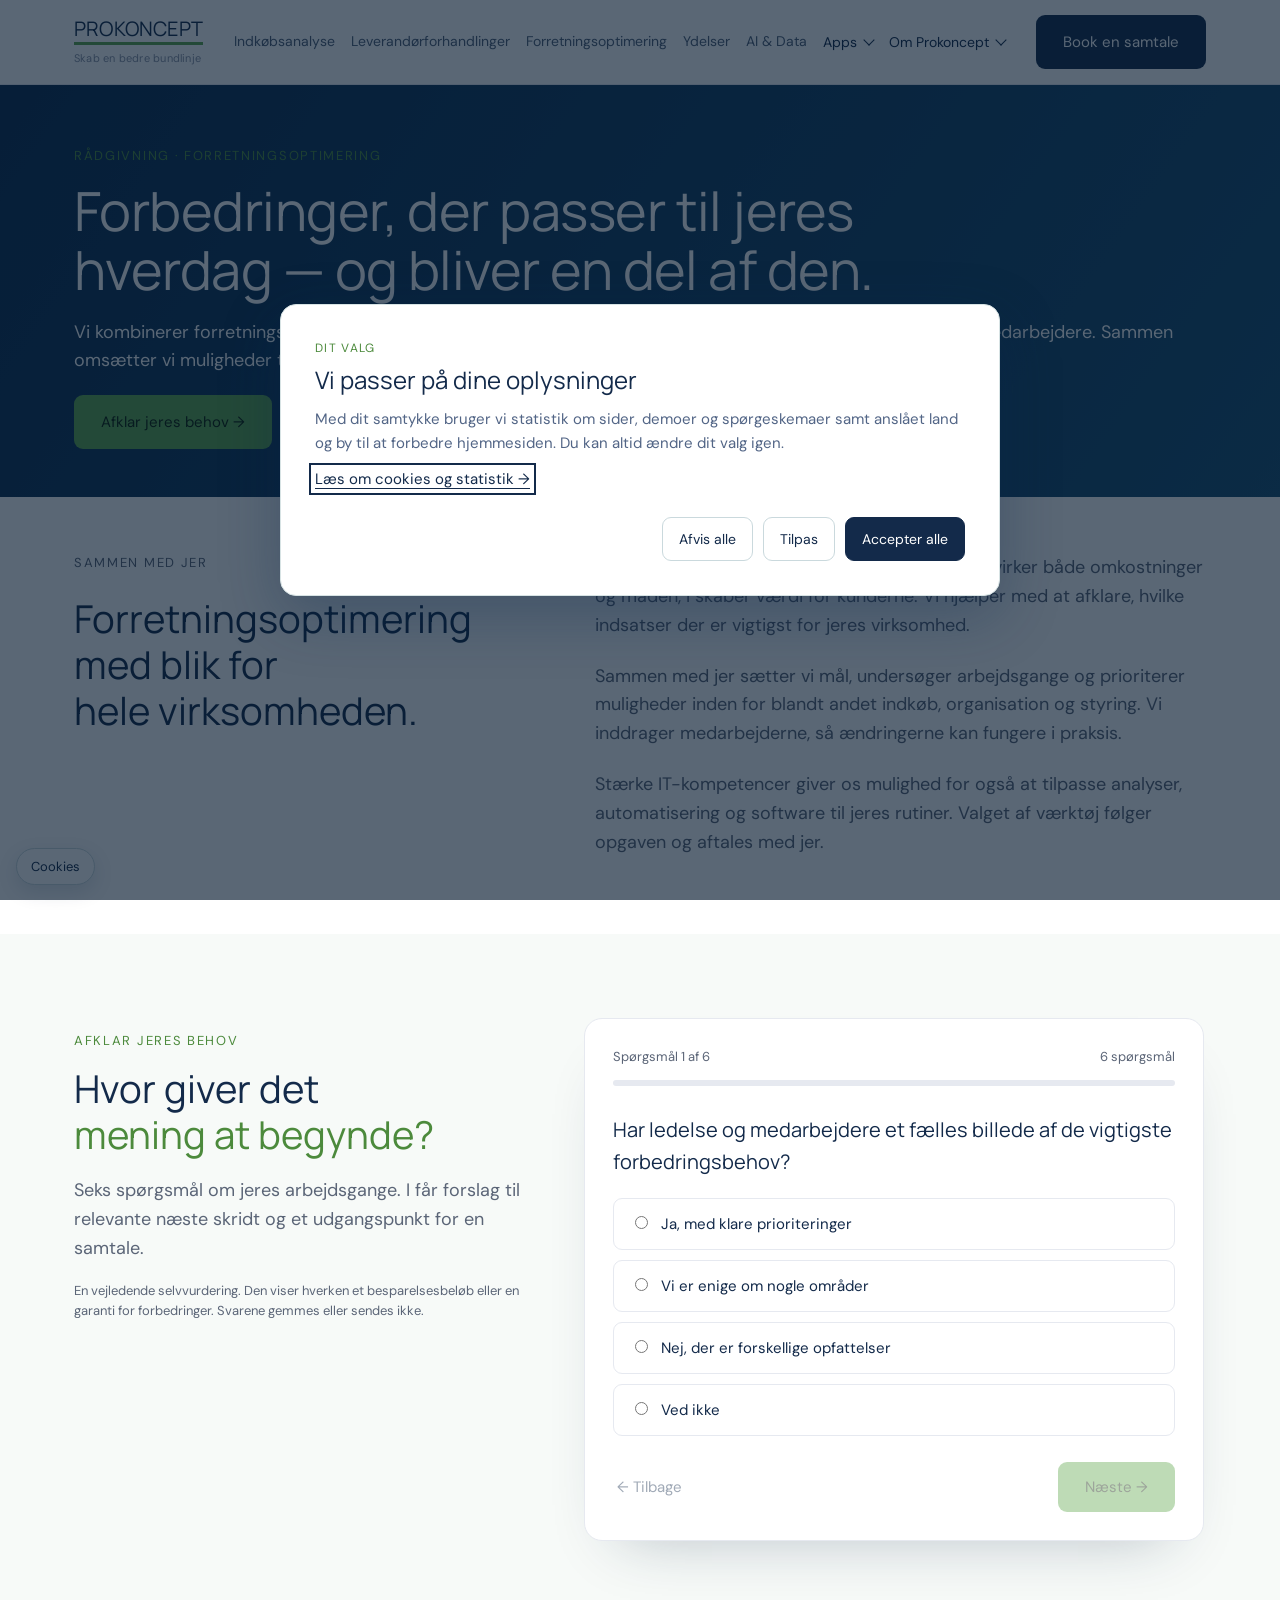
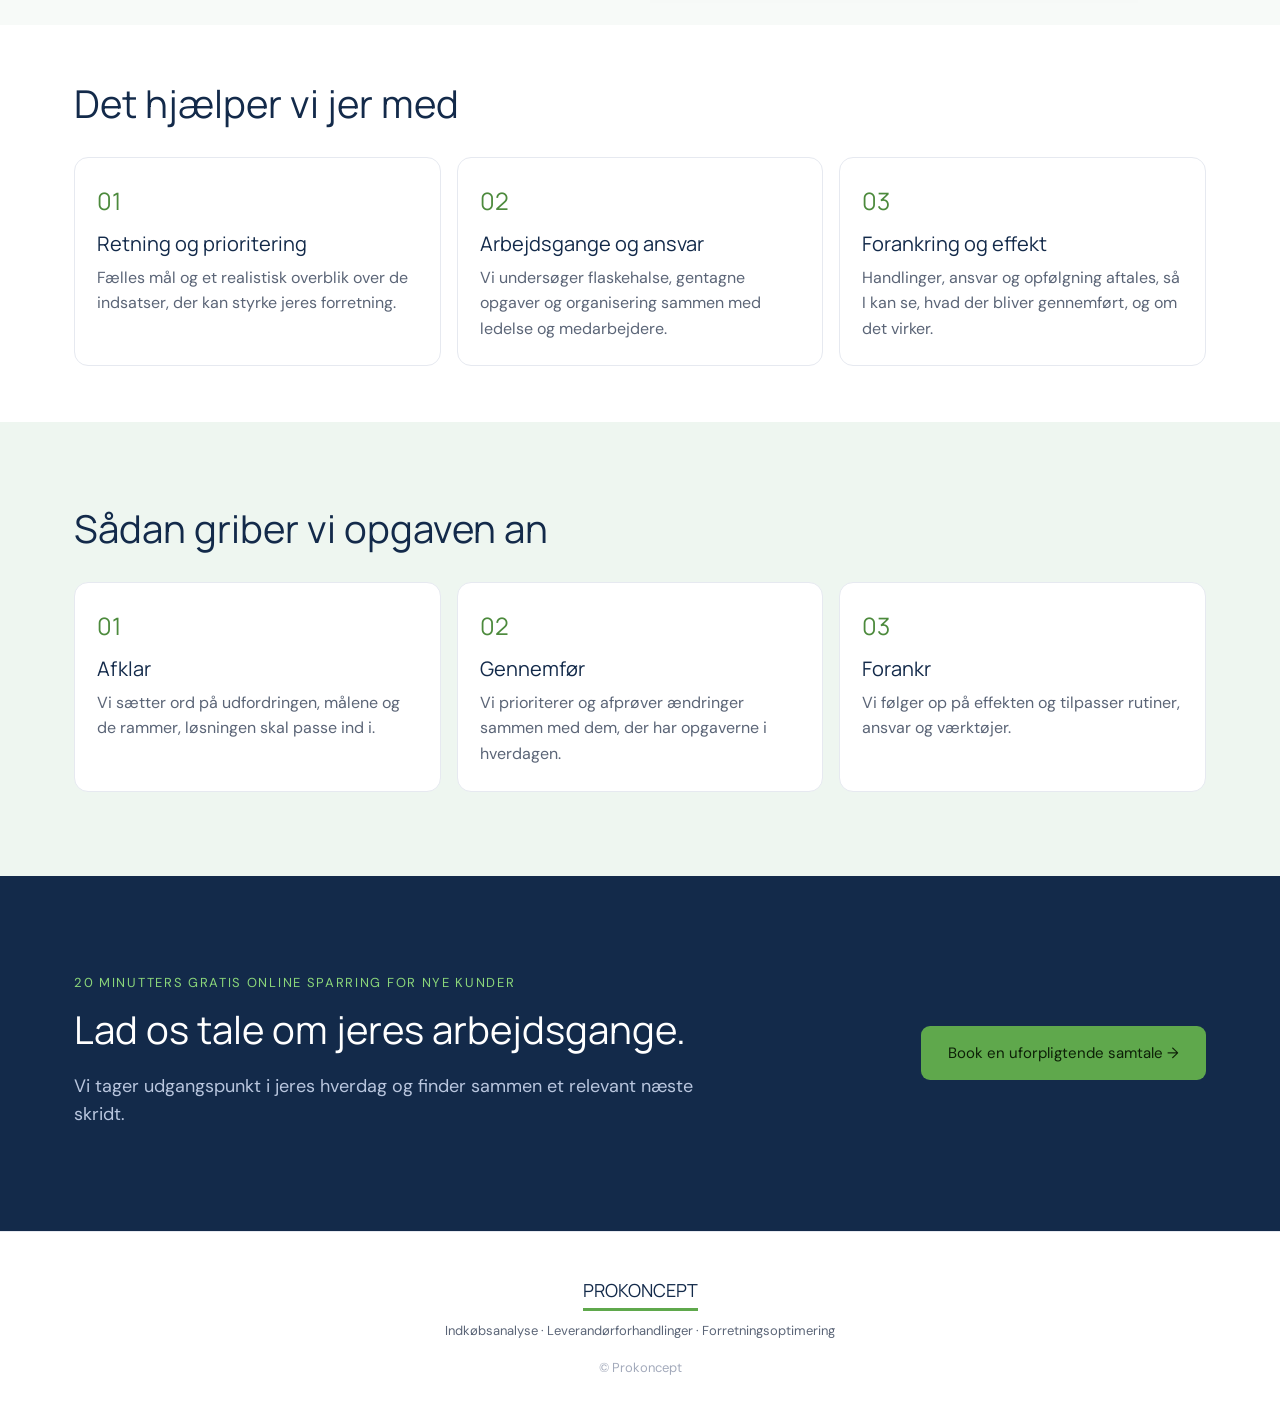
<file: forretningsoptimering.html>
<!doctype html>
<html lang="da">
<head>
<meta charset="utf-8">
<meta name="viewport" content="width=device-width, initial-scale=1">
<title>Forretningsoptimering | Prokoncept</title>
<meta name="description" content="Vi kombinerer forretningsmæssig erfaring, strategisk indsigt og data med et tæt samarbejde med ledelse og medarbejdere. Sammen omsætter vi muligheder til en plan, der kan gennemføres og følges op.">
<link rel="preconnect" href="https://fonts.googleapis.com">
<link rel="preconnect" href="https://fonts.gstatic.com" crossorigin>
<link href="https://fonts.googleapis.com/css2?family=DM+Sans:wght@400&family=Manrope:wght@400&display=swap" rel="stylesheet">
<link rel="stylesheet" href="styles.css">
<link rel="stylesheet" href="about.css">
<link rel="stylesheet" href="advisory.css">
<link rel="stylesheet" href="tradebridge-demo.css">
<script src="navigation.js" defer>
</script>
<script src="needs-check.js" defer>
</script>
<link rel="stylesheet" href="cookie.css">
<script src="cookie.js" defer></script>
</head>
<body class="subpage advisory-page" id="top">
<header class="site" id="siteHeader">
<nav class="wrap" aria-label="Hovedmenu">
<div class="brand-block">
<a class="brand" href="index.html#top" aria-label="Prokoncept – til forsiden">PROKONCEPT</a>
<div class="tag">Skab en bedre bundlinje</div>
</div>
<div class="navlinks" id="navlinks">
<a href="index.html#indkobsanalyse">Indkøbsanalyse</a>
<a href="index.html#leverandorforhandlinger">Leverandørforhandlinger</a>
<a href="index.html#forretningsoptimering">Forretningsoptimering</a>
<a href="index.html#ydelser">Ydelser</a>
<a href="index.html#ai">AI &amp; Data</a>
<details class="about-menu apps-menu">
<summary>Apps</summary>
<div>
<a href="app-indkoebsdashboard.html">Indkøbsdashboard</a>
<a href="app-tradebridge.html">TradeBridge</a>
<a href="app-contractstudio.html">ContractStudio</a>
<a href="app-vaerktoej.html">Værktøj</a>
</div>
</details>
<details class="about-menu">
<summary>Om Prokoncept</summary>
<div>
<a href="om-prokoncept.html">Hvem er Prokoncept?</a>
<a href="medarbejdere.html">Medarbejdere</a>
<a href="om-prokoncept.html#metode">Sådan arbejder vi</a>
<a href="kontakt.html">Kontaktoplysninger</a>
<a href="cookies.html">Cookies &amp; statistik</a>
</div>
</details>
</div>
<div class="header-actions">
<a class="btn btn-navy" href="index.html#kontakt">Book en samtale</a>
<button type="button" class="burger" id="burgerBtn" aria-label="Åbn menu" aria-expanded="false" aria-controls="mobilePanel">
<span>
</span>
</button>
</div>
</nav>
<div class="mobile-panel" id="mobilePanel">
<a href="index.html#indkobsanalyse">Indkøbsanalyse</a>
<a href="index.html#leverandorforhandlinger">Leverandørforhandlinger</a>
<a href="index.html#forretningsoptimering">Forretningsoptimering</a>
<a href="index.html#ydelser">Ydelser</a>
<a href="index.html#ai">AI &amp; Data</a>
<details class="about-menu apps-menu">
<summary>Apps</summary>
<div>
<a href="app-indkoebsdashboard.html">Indkøbsdashboard</a>
<a href="app-tradebridge.html">TradeBridge</a>
<a href="app-contractstudio.html">ContractStudio</a>
<a href="app-vaerktoej.html">Værktøj</a>
</div>
</details>
<details class="about-menu">
<summary>Om Prokoncept</summary>
<div>
<a href="om-prokoncept.html">Hvem er Prokoncept?</a>
<a href="medarbejdere.html">Medarbejdere</a>
<a href="om-prokoncept.html#metode">Sådan arbejder vi</a>
<a href="kontakt.html">Kontaktoplysninger</a>
<a href="cookies.html">Cookies &amp; statistik</a>
</div>
</details>
<a href="index.html#kontakt">Book en samtale</a>
</div>
</header>
<main>
<section class="about-hero advisory-hero">
<div class="wrap">
<p class="eyebrow">Rådgivning · Forretningsoptimering</p>
<h1>Forbedringer, der passer til jeres hverdag — og bliver en del af den.</h1>
<p>Vi kombinerer forretningsmæssig erfaring, strategisk indsigt og data med et tæt samarbejde med ledelse og medarbejdere. Sammen omsætter vi muligheder til en plan, der kan gennemføres og følges op.</p>
<div class="advisory-actions">
<a class="btn btn-primary" href="#behov">Afklar jeres behov →</a>
<a class="advisory-light-link" href="index.html#kontakt">Tal med os</a>
</div>
</div>
</section>
<section class="advisory-overview">
<div class="wrap advisory-detail">
<div>
<p class="eyebrow">Sammen med jer</p>
<h2>Forretningsoptimering med blik for hele virksomheden.</h2>
</div>
<div>
<p>Nye krav, ændrede markeder og digitalisering påvirker både omkostninger og måden, I skaber værdi for kunderne. Vi hjælper med at afklare, hvilke indsatser der er vigtigst for jeres virksomhed.</p>
<p>Sammen med jer sætter vi mål, undersøger arbejdsgange og prioriterer muligheder inden for blandt andet indkøb, organisation og styring. Vi inddrager medarbejderne, så ændringerne kan fungere i praksis.</p>
<p>Stærke IT-kompetencer giver os mulighed for også at tilpasse analyser, automatisering og software til jeres rutiner. Valget af værktøj følger opgaven og aftales med jer.</p>
</div>
</div>
</section>
<section class="needs-section" id="behov">
<div class="wrap needs-layout">
<div>
<p class="eyebrow">Afklar jeres behov</p>
<h2>Hvor giver det <span class="em">mening at begynde?</span></h2>
<p>Seks spørgsmål om jeres arbejdsgange. I får forslag til relevante næste skridt og et udgangspunkt for en samtale.</p>
<p class="maturity-note">En vejledende selvvurdering. Den viser hverken et besparelsesbeløb eller en garanti for forbedringer. Svarene gemmes eller sendes ikke.</p>
</div>
<div class="quiz-card needs-check" data-needs-check="operations">
<div data-wizard>
<div class="quiz-top">
<span data-step>
</span>
<span>6 spørgsmål</span>
</div>
<div class="quiz-bar" role="progressbar" aria-label="Besvarede spørgsmål" aria-valuemin="0" aria-valuemax="6" aria-valuenow="0">
<div class="quiz-bar-fill">
</div>
</div>
<fieldset class="maturity-question">
<legend class="quiz-q" tabindex="-1">
</legend>
<div class="quiz-opts">
</div>
</fieldset>
<div class="quiz-nav">
<button class="btn btn-text" data-back type="button">← Tilbage</button>
<button class="btn btn-primary" data-next type="button" disabled>Næste →</button>
</div>
</div>
<div data-result hidden>
<p class="eyebrow">Jeres næste skridt</p>
<h3 tabindex="-1">
</h3>
<p data-summary>
</p>
<ol data-actions>
</ol>
<a class="btn btn-primary" href="index.html#kontakt">Book 20 minutters sparring →</a>
<button class="btn btn-text" data-restart type="button">Start forfra</button>
</div>
</div>
</div>
</section>
<section class="advisory-help">
<div class="wrap advisory-deliverables">
<h2>Det hjælper vi jer med</h2>
<div class="steps3">
<article class="step-card">
<div class="num">01</div>
<h3>Retning og prioritering</h3>
<p>Fælles mål og et realistisk overblik over de indsatser, der kan styrke jeres forretning.</p>
</article>
<article class="step-card">
<div class="num">02</div>
<h3>Arbejdsgange og ansvar</h3>
<p>Vi undersøger flaskehalse, gentagne opgaver og organisering sammen med ledelse og medarbejdere.</p>
</article>
<article class="step-card">
<div class="num">03</div>
<h3>Forankring og effekt</h3>
<p>Handlinger, ansvar og opfølgning aftales, så I kan se, hvad der bliver gennemført, og om det virker.</p>
</article>
</div>
</div>
</section>
<section class="mint-section">
<div class="wrap">
<h2>Sådan griber vi opgaven an</h2>
<div class="steps3 advisory-process">
<article class="step-card">
<div class="num">01</div>
<h3>Afklar</h3>
<p>Vi sætter ord på udfordringen, målene og de rammer, løsningen skal passe ind i.</p>
</article>
<article class="step-card">
<div class="num">02</div>
<h3>Gennemfør</h3>
<p>Vi prioriterer og afprøver ændringer sammen med dem, der har opgaverne i hverdagen.</p>
</article>
<article class="step-card">
<div class="num">03</div>
<h3>Forankr</h3>
<p>Vi følger op på effekten og tilpasser rutiner, ansvar og værktøjer.</p>
</article>
</div>
</div>
</section>


<section class="advisory-contact">
<div class="wrap">
<div>
<p class="eyebrow">20 minutters gratis online sparring for nye kunder</p>
<h2>Lad os tale om jeres arbejdsgange.</h2>
<p>Vi tager udgangspunkt i jeres hverdag og finder sammen et relevant næste skridt.</p>
</div>
<a class="btn btn-primary" href="index.html#kontakt">Book en uforpligtende samtale →</a>
</div>
</section>
</main>
<footer class="site">
<a class="brand" href="index.html#top">PROKONCEPT</a>
<div class="tag">Indkøbsanalyse · Leverandørforhandlinger · Forretningsoptimering</div>
<div class="copy">© Prokoncept</div>
</footer>
</body>
</html>
</file>
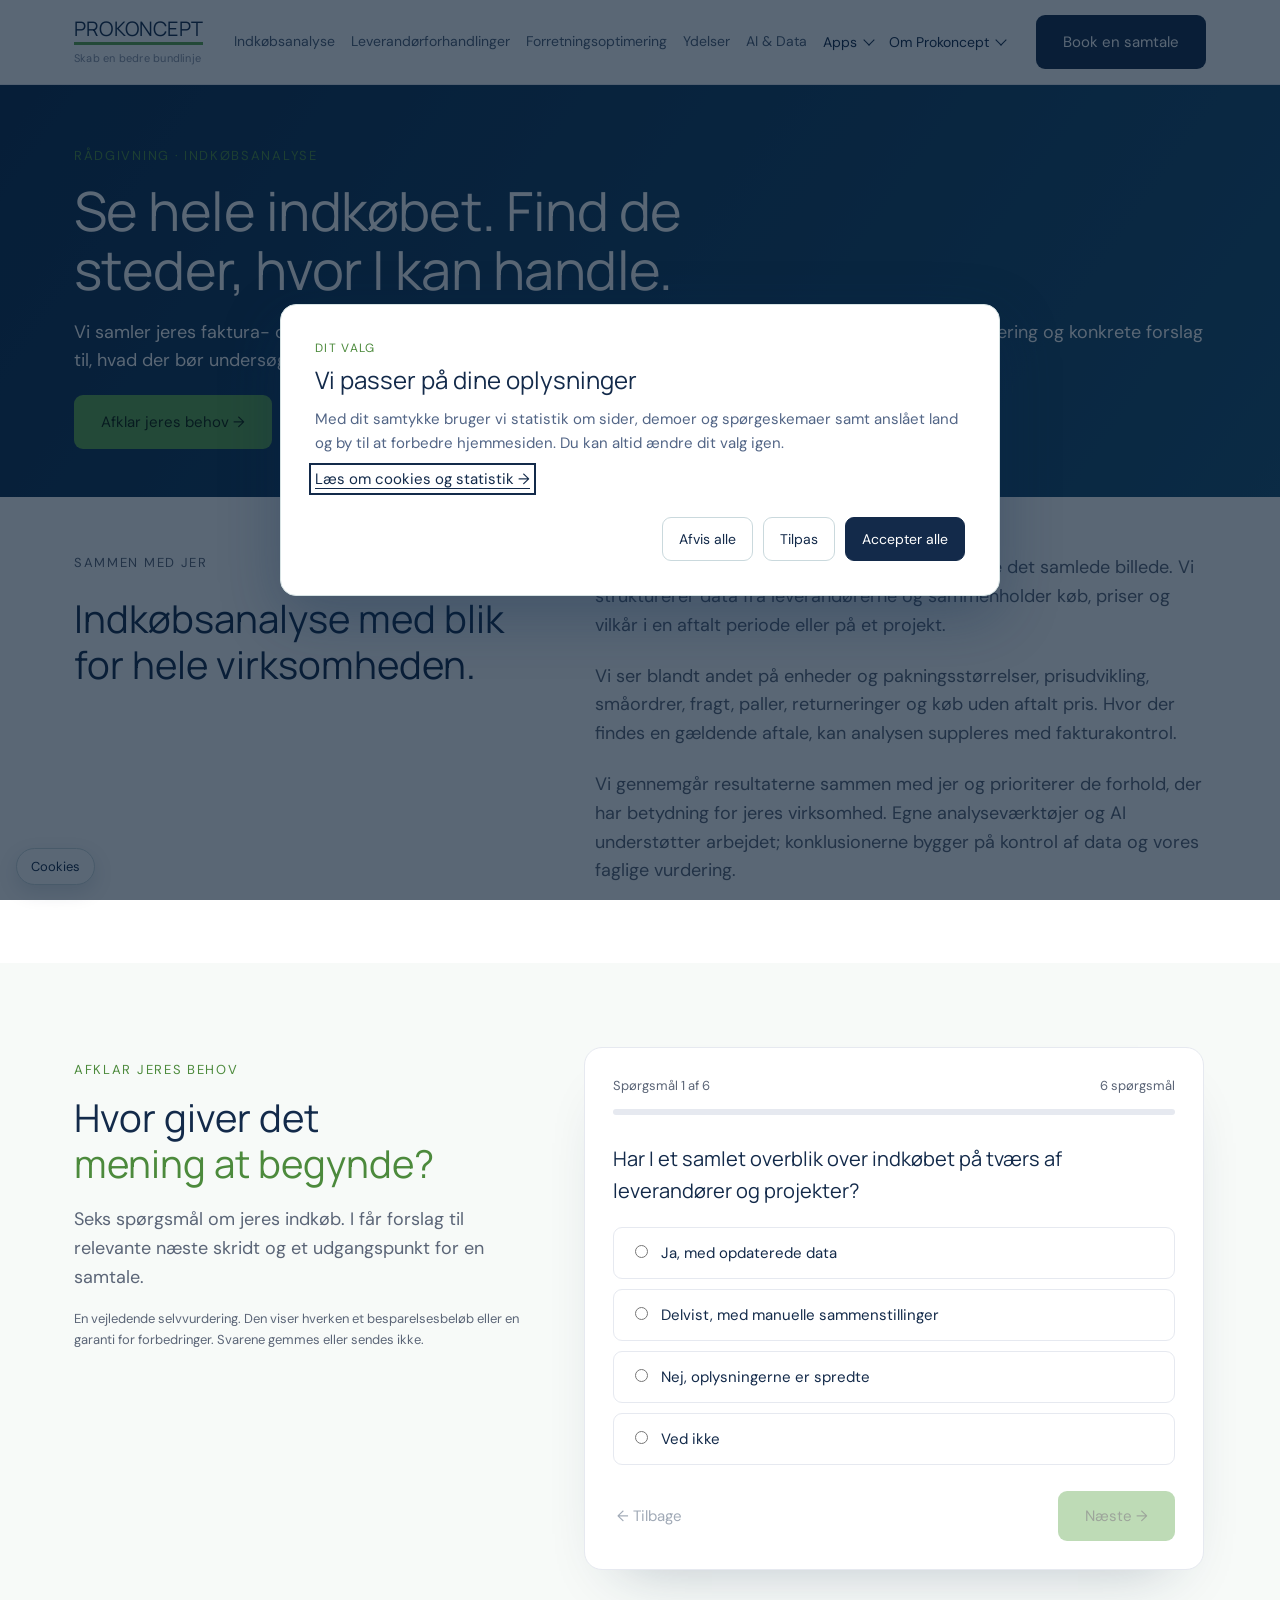
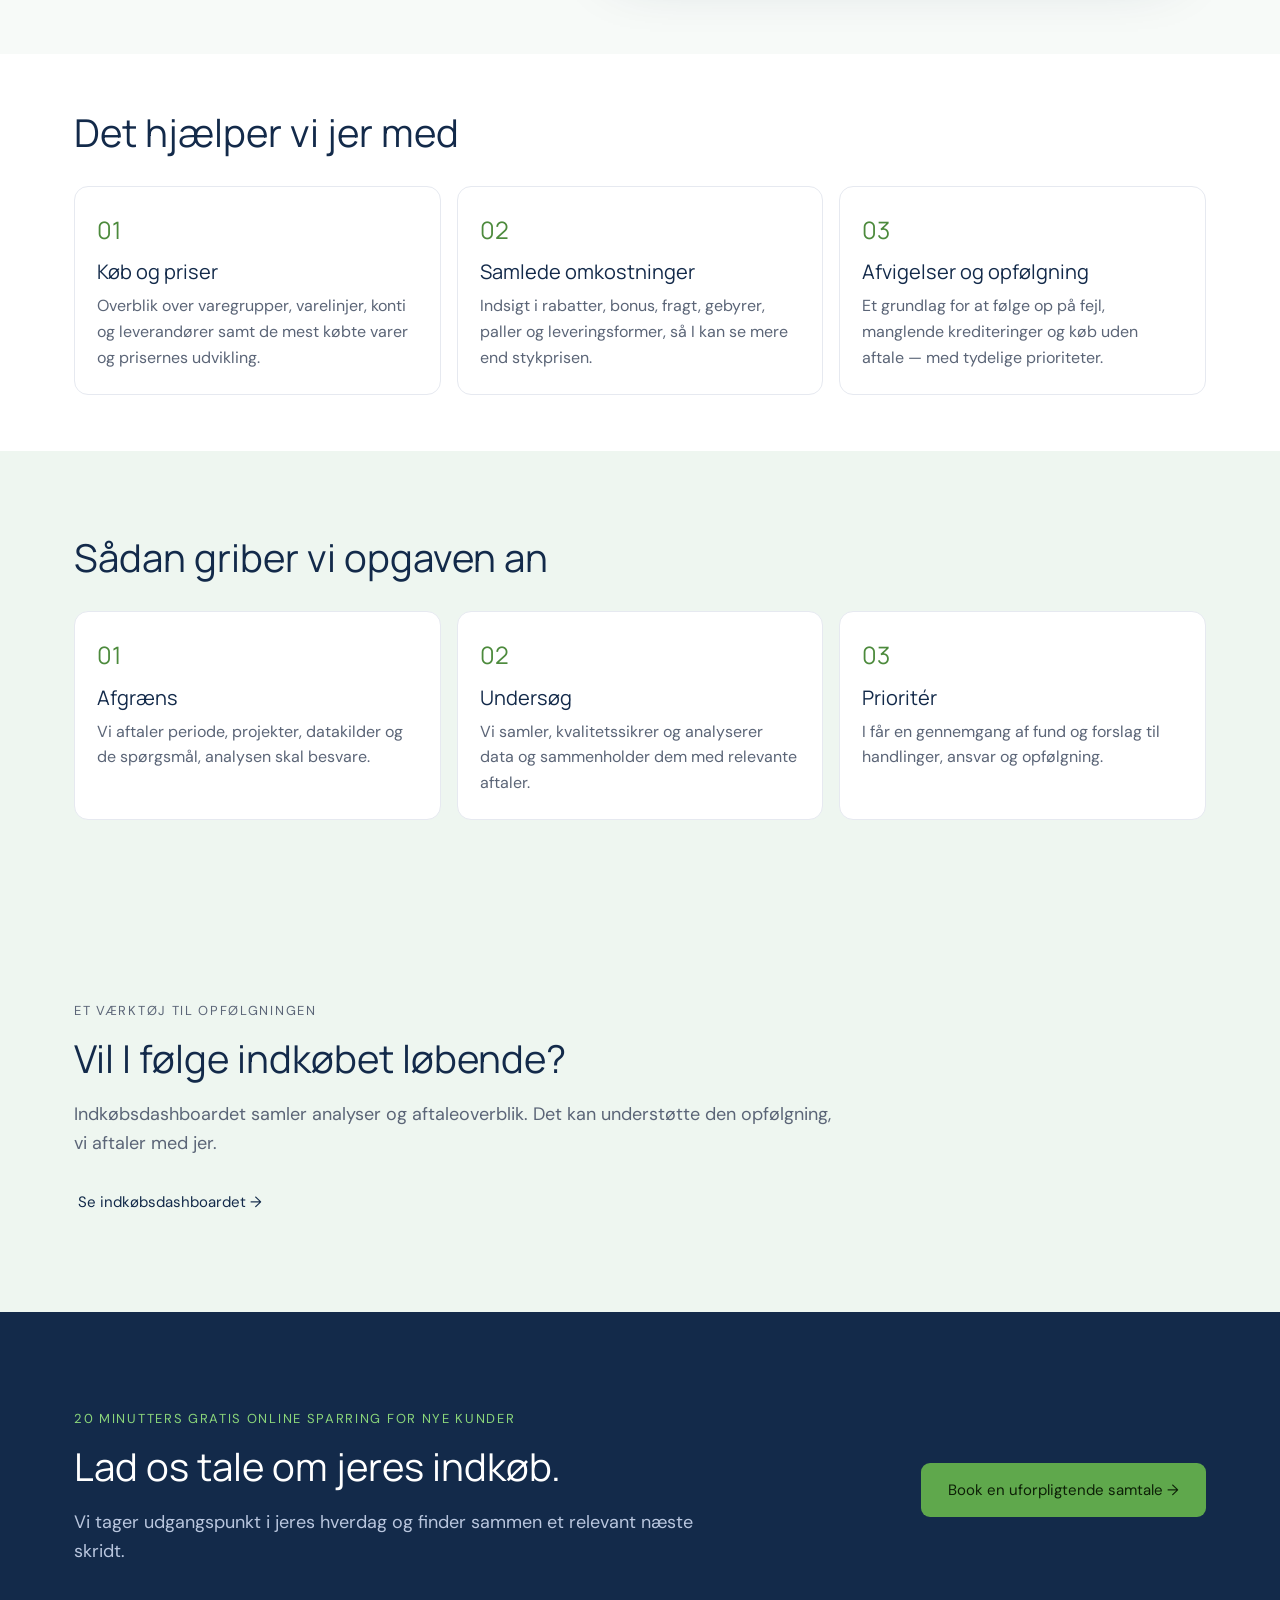
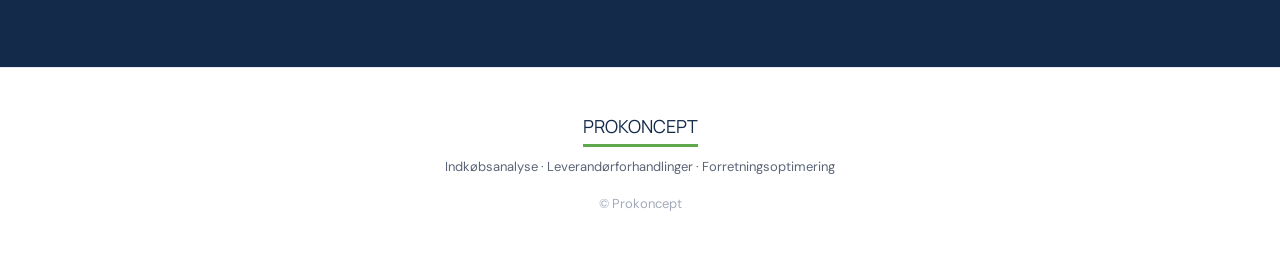
<file: indkoebsanalyse.html>
<!doctype html>
<html lang="da">
<head>
<meta charset="utf-8">
<meta name="viewport" content="width=device-width, initial-scale=1">
<title>Indkøbsanalyse | Prokoncept</title>
<meta name="description" content="Vi samler jeres faktura- og indkøbsdata og gennemgår samhandlen i detaljer. I får et overblik, vores faglige vurdering og konkrete forslag til, hvad der bør undersøges eller ændres.">
<link rel="preconnect" href="https://fonts.googleapis.com">
<link rel="preconnect" href="https://fonts.gstatic.com" crossorigin>
<link href="https://fonts.googleapis.com/css2?family=DM+Sans:wght@400&family=Manrope:wght@400&display=swap" rel="stylesheet">
<link rel="stylesheet" href="styles.css">
<link rel="stylesheet" href="about.css">
<link rel="stylesheet" href="advisory.css">
<link rel="stylesheet" href="tradebridge-demo.css">
<script src="navigation.js" defer>
</script>
<script src="needs-check.js" defer>
</script>
<link rel="stylesheet" href="cookie.css">
<script src="cookie.js" defer></script>
</head>
<body class="subpage advisory-page" id="top">
<header class="site" id="siteHeader">
<nav class="wrap" aria-label="Hovedmenu">
<div class="brand-block">
<a class="brand" href="index.html#top" aria-label="Prokoncept – til forsiden">PROKONCEPT</a>
<div class="tag">Skab en bedre bundlinje</div>
</div>
<div class="navlinks" id="navlinks">
<a href="index.html#indkobsanalyse">Indkøbsanalyse</a>
<a href="index.html#leverandorforhandlinger">Leverandørforhandlinger</a>
<a href="index.html#forretningsoptimering">Forretningsoptimering</a>
<a href="index.html#ydelser">Ydelser</a>
<a href="index.html#ai">AI &amp; Data</a>
<details class="about-menu apps-menu">
<summary>Apps</summary>
<div>
<a href="app-indkoebsdashboard.html">Indkøbsdashboard</a>
<a href="app-tradebridge.html">TradeBridge</a>
<a href="app-contractstudio.html">ContractStudio</a>
<a href="app-vaerktoej.html">Værktøj</a>
</div>
</details>
<details class="about-menu">
<summary>Om Prokoncept</summary>
<div>
<a href="om-prokoncept.html">Hvem er Prokoncept?</a>
<a href="medarbejdere.html">Medarbejdere</a>
<a href="om-prokoncept.html#metode">Sådan arbejder vi</a>
<a href="kontakt.html">Kontaktoplysninger</a>
<a href="cookies.html">Cookies &amp; statistik</a>
</div>
</details>
</div>
<div class="header-actions">
<a class="btn btn-navy" href="index.html#kontakt">Book en samtale</a>
<button type="button" class="burger" id="burgerBtn" aria-label="Åbn menu" aria-expanded="false" aria-controls="mobilePanel">
<span>
</span>
</button>
</div>
</nav>
<div class="mobile-panel" id="mobilePanel">
<a href="index.html#indkobsanalyse">Indkøbsanalyse</a>
<a href="index.html#leverandorforhandlinger">Leverandørforhandlinger</a>
<a href="index.html#forretningsoptimering">Forretningsoptimering</a>
<a href="index.html#ydelser">Ydelser</a>
<a href="index.html#ai">AI &amp; Data</a>
<details class="about-menu apps-menu">
<summary>Apps</summary>
<div>
<a href="app-indkoebsdashboard.html">Indkøbsdashboard</a>
<a href="app-tradebridge.html">TradeBridge</a>
<a href="app-contractstudio.html">ContractStudio</a>
<a href="app-vaerktoej.html">Værktøj</a>
</div>
</details>
<details class="about-menu">
<summary>Om Prokoncept</summary>
<div>
<a href="om-prokoncept.html">Hvem er Prokoncept?</a>
<a href="medarbejdere.html">Medarbejdere</a>
<a href="om-prokoncept.html#metode">Sådan arbejder vi</a>
<a href="kontakt.html">Kontaktoplysninger</a>
<a href="cookies.html">Cookies &amp; statistik</a>
</div>
</details>
<a href="index.html#kontakt">Book en samtale</a>
</div>
</header>
<main>
<section class="about-hero advisory-hero">
<div class="wrap">
<p class="eyebrow">Rådgivning · Indkøbsanalyse</p>
<h1>Se hele indkøbet. Find de steder, hvor I kan handle.</h1>
<p>Vi samler jeres faktura- og indkøbsdata og gennemgår samhandlen i detaljer. I får et overblik, vores faglige vurdering og konkrete forslag til, hvad der bør undersøges eller ændres.</p>
<div class="advisory-actions">
<a class="btn btn-primary" href="#behov">Afklar jeres behov →</a>
<a class="advisory-light-link" href="index.html#kontakt">Tal med os</a>
</div>
</div>
</section>
<section class="advisory-overview">
<div class="wrap advisory-detail">
<div>
<p class="eyebrow">Sammen med jer</p>
<h2>Indkøbsanalyse med blik for hele virksomheden.</h2>
</div>
<div>
<p>Mange fakturaer og varelinjer gør det svært at se det samlede billede. Vi strukturerer data fra leverandørerne og sammenholder køb, priser og vilkår i en aftalt periode eller på et projekt.</p>
<p>Vi ser blandt andet på enheder og pakningsstørrelser, prisudvikling, småordrer, fragt, paller, returneringer og køb uden aftalt pris. Hvor der findes en gældende aftale, kan analysen suppleres med fakturakontrol.</p>
<p>Vi gennemgår resultaterne sammen med jer og prioriterer de forhold, der har betydning for jeres virksomhed. Egne analyseværktøjer og AI understøtter arbejdet; konklusionerne bygger på kontrol af data og vores faglige vurdering.</p>
</div>
</div>
</section>
<section class="needs-section" id="behov">
<div class="wrap needs-layout">
<div>
<p class="eyebrow">Afklar jeres behov</p>
<h2>Hvor giver det <span class="em">mening at begynde?</span></h2>
<p>Seks spørgsmål om jeres indkøb. I får forslag til relevante næste skridt og et udgangspunkt for en samtale.</p>
<p class="maturity-note">En vejledende selvvurdering. Den viser hverken et besparelsesbeløb eller en garanti for forbedringer. Svarene gemmes eller sendes ikke.</p>
</div>
<div class="quiz-card needs-check" data-needs-check="analysis">
<div data-wizard>
<div class="quiz-top">
<span data-step>
</span>
<span>6 spørgsmål</span>
</div>
<div class="quiz-bar" role="progressbar" aria-label="Besvarede spørgsmål" aria-valuemin="0" aria-valuemax="6" aria-valuenow="0">
<div class="quiz-bar-fill">
</div>
</div>
<fieldset class="maturity-question">
<legend class="quiz-q" tabindex="-1">
</legend>
<div class="quiz-opts">
</div>
</fieldset>
<div class="quiz-nav">
<button class="btn btn-text" data-back type="button">← Tilbage</button>
<button class="btn btn-primary" data-next type="button" disabled>Næste →</button>
</div>
</div>
<div data-result hidden>
<p class="eyebrow">Jeres næste skridt</p>
<h3 tabindex="-1">
</h3>
<p data-summary>
</p>
<ol data-actions>
</ol>
<a class="btn btn-primary" href="index.html#kontakt">Book 20 minutters sparring →</a>
<button class="btn btn-text" data-restart type="button">Start forfra</button>
</div>
</div>
</div>
</section>
<section class="advisory-help">
<div class="wrap advisory-deliverables">
<h2>Det hjælper vi jer med</h2>
<div class="steps3">
<article class="step-card">
<div class="num">01</div>
<h3>Køb og priser</h3>
<p>Overblik over varegrupper, varelinjer, konti og leverandører samt de mest købte varer og prisernes udvikling.</p>
</article>
<article class="step-card">
<div class="num">02</div>
<h3>Samlede omkostninger</h3>
<p>Indsigt i rabatter, bonus, fragt, gebyrer, paller og leveringsformer, så I kan se mere end stykprisen.</p>
</article>
<article class="step-card">
<div class="num">03</div>
<h3>Afvigelser og opfølgning</h3>
<p>Et grundlag for at følge op på fejl, manglende krediteringer og køb uden aftale — med tydelige prioriteter.</p>
</article>
</div>
</div>
</section>
<section class="mint-section">
<div class="wrap">
<h2>Sådan griber vi opgaven an</h2>
<div class="steps3 advisory-process">
<article class="step-card">
<div class="num">01</div>
<h3>Afgræns</h3>
<p>Vi aftaler periode, projekter, datakilder og de spørgsmål, analysen skal besvare.</p>
</article>
<article class="step-card">
<div class="num">02</div>
<h3>Undersøg</h3>
<p>Vi samler, kvalitetssikrer og analyserer data og sammenholder dem med relevante aftaler.</p>
</article>
<article class="step-card">
<div class="num">03</div>
<h3>Prioritér</h3>
<p>I får en gennemgang af fund og forslag til handlinger, ansvar og opfølgning.</p>
</article>
</div>
</div>
</section>

<section class="advisory-app-note">
<div class="wrap">
<p class="eyebrow">Et værktøj til opfølgningen</p>
<h2>Vil I følge indkøbet løbende?</h2>
<p>Indkøbsdashboardet samler analyser og aftaleoverblik. Det kan understøtte den opfølgning, vi aftaler med jer.</p>
<a class="btn btn-text" href="app-indkoebsdashboard.html">Se indkøbsdashboardet →</a>
</div>
</section>
<section class="advisory-contact">
<div class="wrap">
<div>
<p class="eyebrow">20 minutters gratis online sparring for nye kunder</p>
<h2>Lad os tale om jeres indkøb.</h2>
<p>Vi tager udgangspunkt i jeres hverdag og finder sammen et relevant næste skridt.</p>
</div>
<a class="btn btn-primary" href="index.html#kontakt">Book en uforpligtende samtale →</a>
</div>
</section>
</main>
<footer class="site">
<a class="brand" href="index.html#top">PROKONCEPT</a>
<div class="tag">Indkøbsanalyse · Leverandørforhandlinger · Forretningsoptimering</div>
<div class="copy">© Prokoncept</div>
</footer>
</body>
</html>
</file>
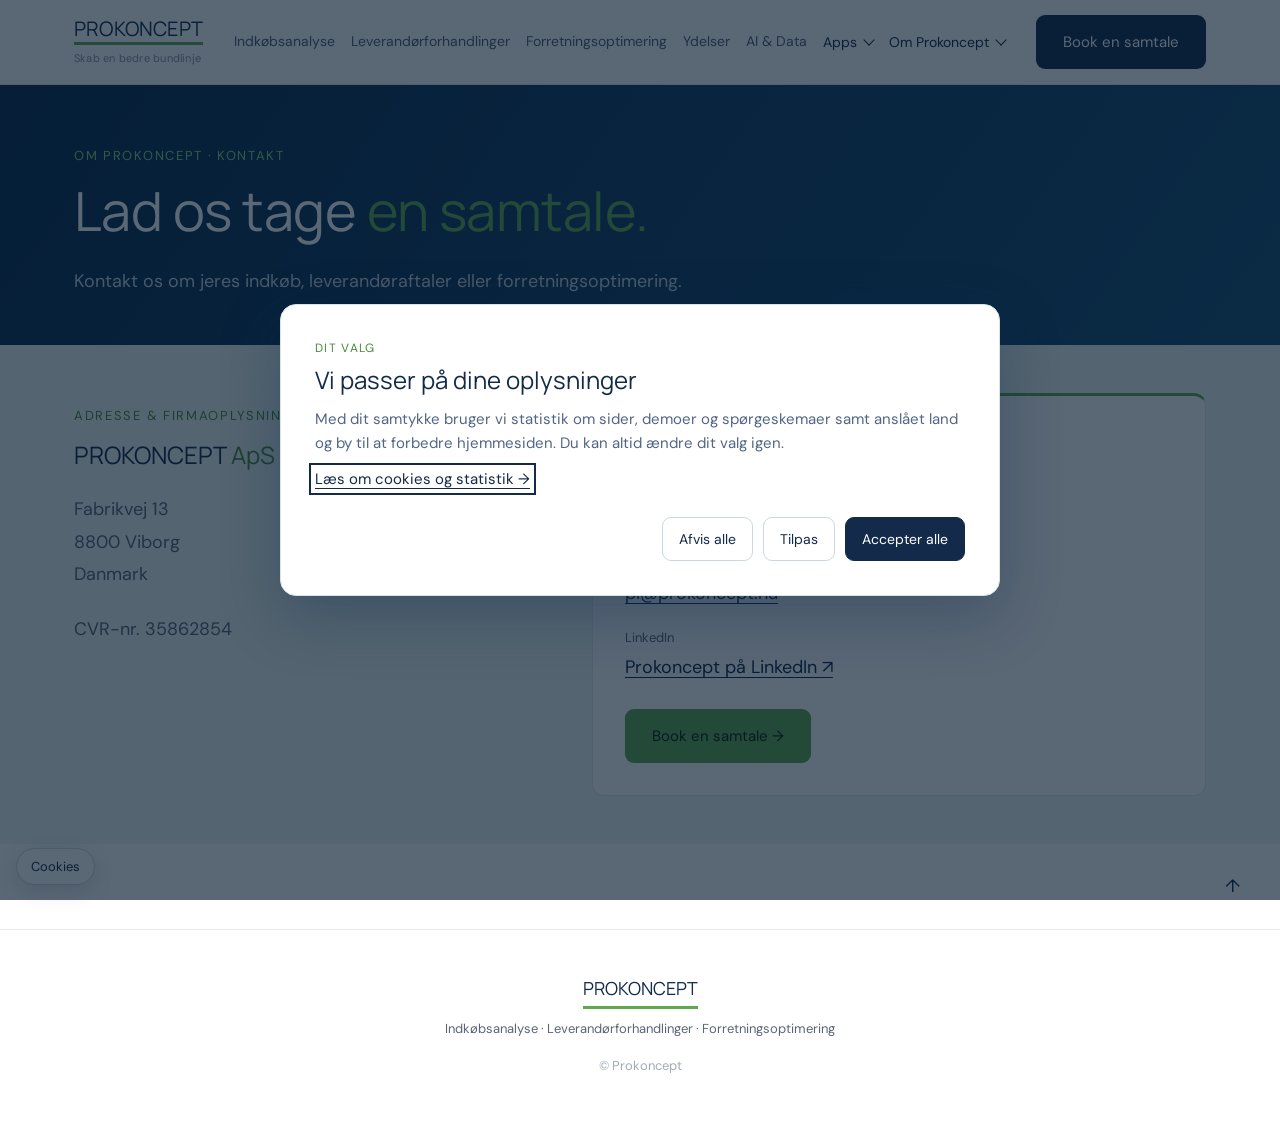
<file: kontakt.html>
<!doctype html>
<html lang="da">
<head>
  <meta charset="utf-8" />
  <meta name="viewport" content="width=device-width, initial-scale=1" />
  <meta name="description" content="Kontakt PROKONCEPT ApS i Viborg. Find adresse, telefon, e-mail, CVR-nummer og LinkedIn." />
  <title>Kontaktoplysninger | Prokoncept</title>
  <link rel="preconnect" href="https://fonts.googleapis.com">
  <link rel="preconnect" href="https://fonts.gstatic.com" crossorigin>
  <link href="https://fonts.googleapis.com/css2?family=DM+Sans:wght@400&family=Manrope:wght@400&display=swap" rel="stylesheet">
  <link rel="stylesheet" href="styles.css" />
<link rel="stylesheet" href="about.css" />
<script src="navigation.js" defer>
</script>
<link rel="stylesheet" href="advisory.css">
<link rel="stylesheet" href="cookie.css">
<script src="cookie.js" defer></script>
</head>
<body id="top" class="subpage">
  <header class="site" id="siteHeader">
<nav class="wrap" aria-label="Hovedmenu">
<div class="brand-block">
<a class="brand" href="index.html#top" aria-label="Prokoncept – til forsiden">PROKONCEPT</a>
<div class="tag">Skab en bedre bundlinje</div>
</div>
<div class="navlinks" id="navlinks">
<a href="index.html#indkobsanalyse">Indkøbsanalyse</a>
<a href="index.html#leverandorforhandlinger">Leverandørforhandlinger</a>
<a href="index.html#forretningsoptimering">Forretningsoptimering</a>
<a href="index.html#ydelser">Ydelser</a>
<a href="index.html#ai">AI &amp; Data</a>
<details class="about-menu apps-menu">
<summary>Apps</summary>
<div>
<a href="app-indkoebsdashboard.html">Indkøbsdashboard</a>
<a href="app-tradebridge.html">TradeBridge</a>
<a href="app-contractstudio.html">ContractStudio</a>
<a href="app-vaerktoej.html">Værktøj</a>
</div>
</details>
<details class="about-menu">
<summary>Om Prokoncept</summary>
<div>
<a href="om-prokoncept.html">Hvem er Prokoncept?</a>
<a href="medarbejdere.html">Medarbejdere</a>
<a href="om-prokoncept.html#metode">Sådan arbejder vi</a>
<a href="kontakt.html">Kontaktoplysninger</a>
<a href="cookies.html">Cookies &amp; statistik</a>
</div>
</details>
</div>
<div class="header-actions">
<a class="btn btn-navy" href="index.html#kontakt">Book en samtale</a>
<button type="button" class="burger" id="burgerBtn" aria-label="Åbn menu" aria-expanded="false" aria-controls="mobilePanel">
<span>
</span>
</button>
</div>
</nav>
<div class="mobile-panel" id="mobilePanel">
<a href="index.html#indkobsanalyse">Indkøbsanalyse</a>
<a href="index.html#leverandorforhandlinger">Leverandørforhandlinger</a>
<a href="index.html#forretningsoptimering">Forretningsoptimering</a>
<a href="index.html#ydelser">Ydelser</a>
<a href="index.html#ai">AI &amp; Data</a>
<details class="about-menu apps-menu">
<summary>Apps</summary>
<div>
<a href="app-indkoebsdashboard.html">Indkøbsdashboard</a>
<a href="app-tradebridge.html">TradeBridge</a>
<a href="app-contractstudio.html">ContractStudio</a>
<a href="app-vaerktoej.html">Værktøj</a>
</div>
</details>
<details class="about-menu">
<summary>Om Prokoncept</summary>
<div>
<a href="om-prokoncept.html">Hvem er Prokoncept?</a>
<a href="medarbejdere.html">Medarbejdere</a>
<a href="om-prokoncept.html#metode">Sådan arbejder vi</a>
<a href="kontakt.html">Kontaktoplysninger</a>
<a href="cookies.html">Cookies &amp; statistik</a>
</div>
</details>
<a href="index.html#kontakt">Book en samtale</a>
</div>
</header>
  <main>
<section class="about-hero company-contact-hero">
  <div class="wrap">
    <p class="eyebrow">Om Prokoncept · Kontakt</p>
    <h1>Lad os tage <em>en samtale.</em></h1>
    <p>Kontakt os om jeres indkøb, leverandøraftaler eller forretningsoptimering.</p>
  </div>
</section>
<section class="company-contact-section">
  <div class="wrap company-contact-grid">
    <div class="company-contact-details">
      <p class="eyebrow">Adresse &amp; firmaoplysninger</p>
      <h2>PROKONCEPT <span class="em">ApS</span></h2>
      <address>Fabrikvej 13<br>8800 Viborg<br>Danmark</address>
      <p class="company-cvr">CVR-nr. 35862854</p>
    </div>
    <div class="company-contact-card">
      <h2>Kontakt os <span class="em">direkte.</span></h2>
      <dl>
        <div><dt>Telefon</dt><dd><a href="tel:+4520831427">+45 20 83 14 27</a></dd></div>
        <div><dt>E-mail</dt><dd><a href="mailto:pl@prokoncept.nu">pl@prokoncept.nu</a></dd></div>
        <div><dt>LinkedIn</dt><dd><a href="https://www.linkedin.com/company/prokoncept/posts/" target="_blank" rel="noopener noreferrer">Prokoncept på LinkedIn ↗</a></dd></div>
      </dl>
      <a class="btn btn-primary" href="index.html#kontakt">Book en samtale →</a>
    </div>
  </div>
</section>
</main>
  <a class="back-to-top" href="#top" aria-label="Tilbage til toppen">
<span aria-hidden="true">↑</span>
</a>
  <footer class="site">
<a class="brand" href="index.html#top">PROKONCEPT</a>
<div class="tag">Indkøbsanalyse · Leverandørforhandlinger · Forretningsoptimering</div>
<div class="copy">© Prokoncept</div>
</footer>
</body>
</html>
</file>
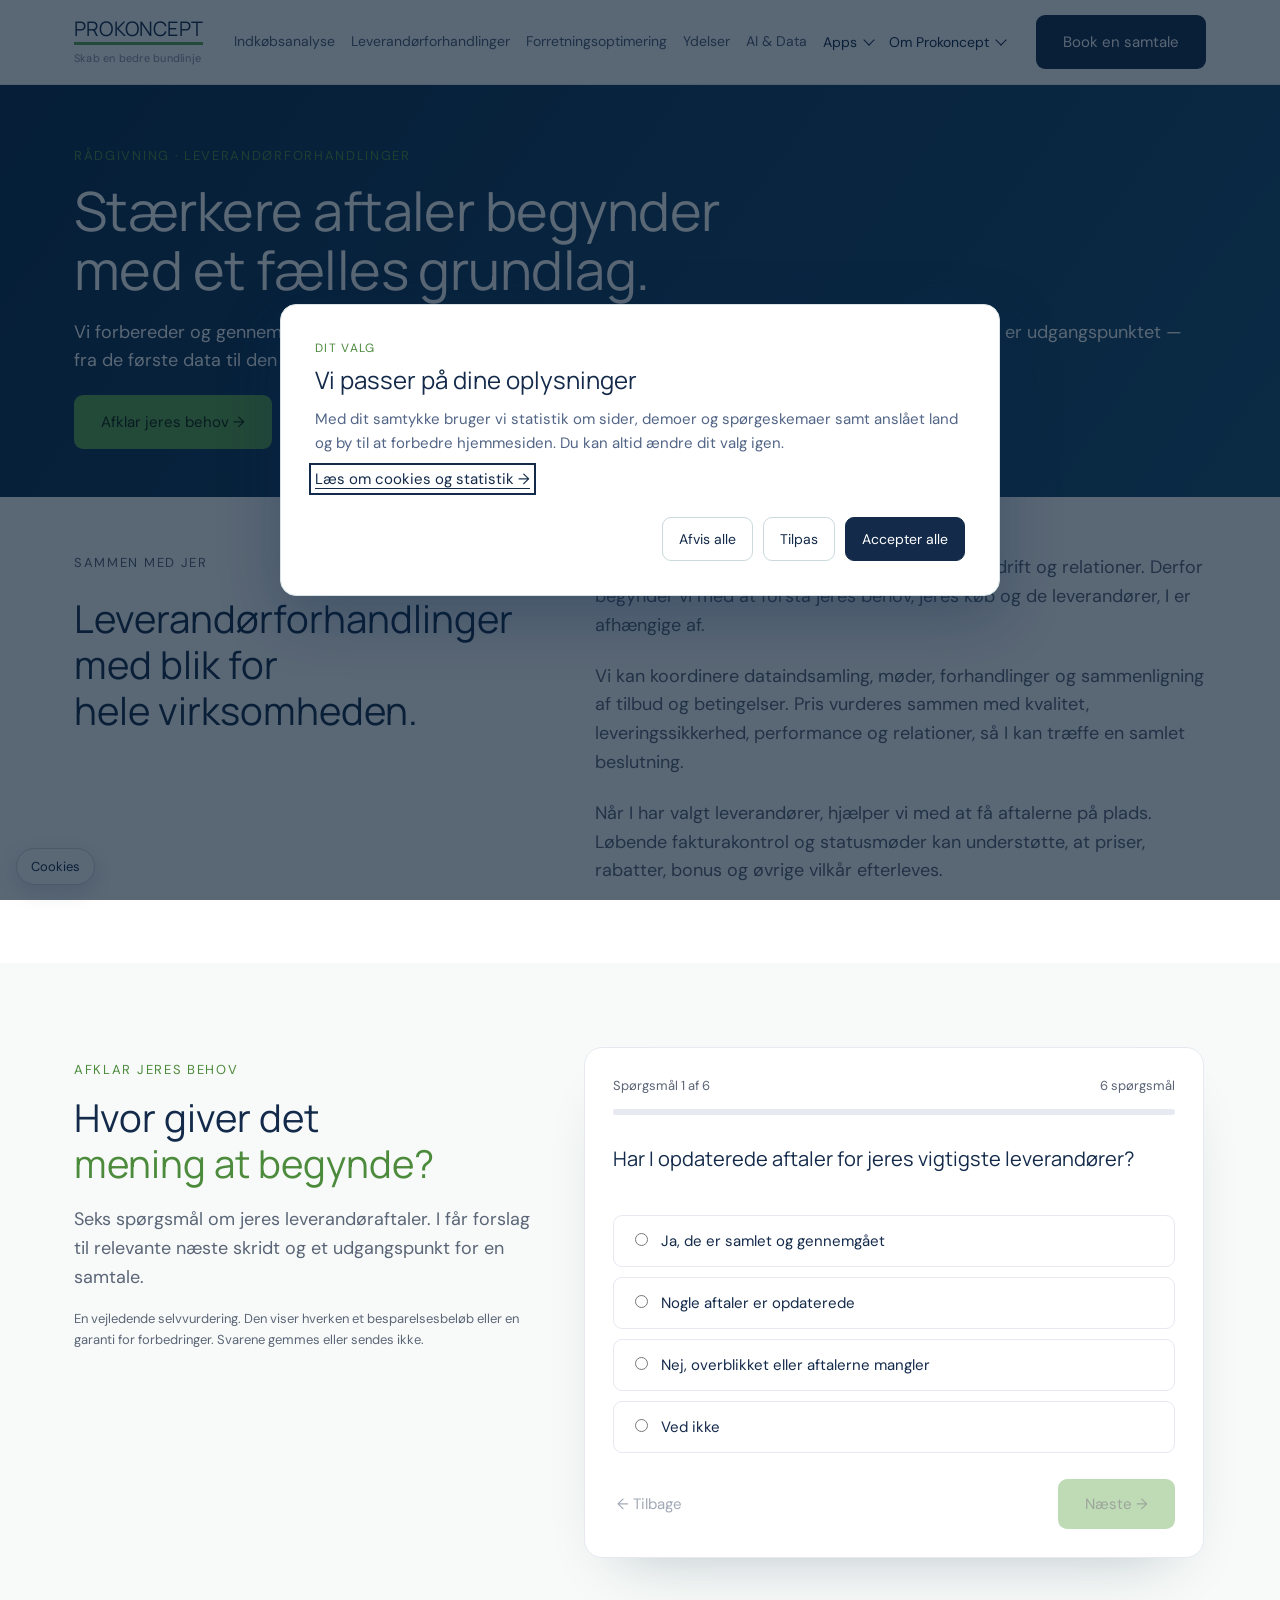
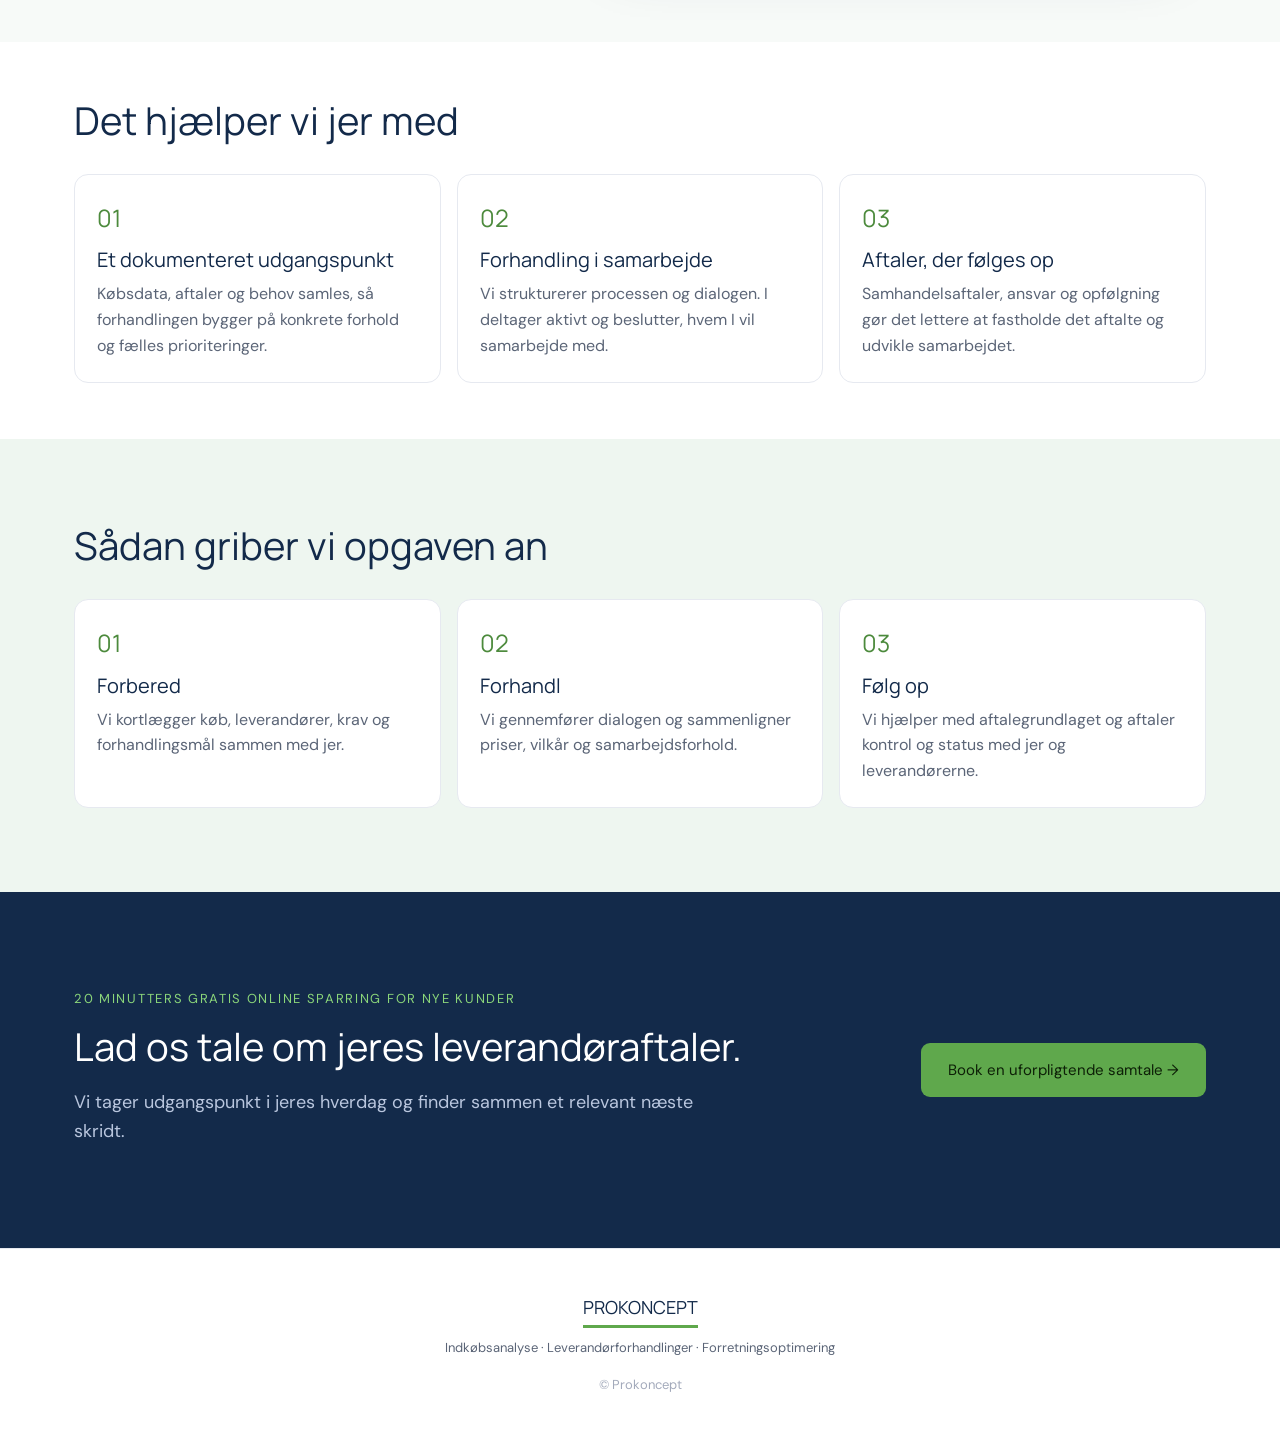
<file: leverandoerforhandlinger.html>
<!doctype html>
<html lang="da">
<head>
<meta charset="utf-8">
<meta name="viewport" content="width=device-width, initial-scale=1">
<title>Leverandørforhandlinger | Prokoncept</title>
<meta name="description" content="Vi forbereder og gennemfører leverandørforhandlinger sammen med jer. Jeres behov, relationer og beslutninger er udgangspunktet — fra de første data til den aftale, der skal fungere i praksis.">
<link rel="preconnect" href="https://fonts.googleapis.com">
<link rel="preconnect" href="https://fonts.gstatic.com" crossorigin>
<link href="https://fonts.googleapis.com/css2?family=DM+Sans:wght@400&family=Manrope:wght@400&display=swap" rel="stylesheet">
<link rel="stylesheet" href="styles.css">
<link rel="stylesheet" href="about.css">
<link rel="stylesheet" href="advisory.css">
<link rel="stylesheet" href="tradebridge-demo.css">
<script src="navigation.js" defer>
</script>
<script src="needs-check.js" defer>
</script>
<link rel="stylesheet" href="cookie.css">
<script src="cookie.js" defer></script>
</head>
<body class="subpage advisory-page" id="top">
<header class="site" id="siteHeader">
<nav class="wrap" aria-label="Hovedmenu">
<div class="brand-block">
<a class="brand" href="index.html#top" aria-label="Prokoncept – til forsiden">PROKONCEPT</a>
<div class="tag">Skab en bedre bundlinje</div>
</div>
<div class="navlinks" id="navlinks">
<a href="index.html#indkobsanalyse">Indkøbsanalyse</a>
<a href="index.html#leverandorforhandlinger">Leverandørforhandlinger</a>
<a href="index.html#forretningsoptimering">Forretningsoptimering</a>
<a href="index.html#ydelser">Ydelser</a>
<a href="index.html#ai">AI &amp; Data</a>
<details class="about-menu apps-menu">
<summary>Apps</summary>
<div>
<a href="app-indkoebsdashboard.html">Indkøbsdashboard</a>
<a href="app-tradebridge.html">TradeBridge</a>
<a href="app-contractstudio.html">ContractStudio</a>
<a href="app-vaerktoej.html">Værktøj</a>
</div>
</details>
<details class="about-menu">
<summary>Om Prokoncept</summary>
<div>
<a href="om-prokoncept.html">Hvem er Prokoncept?</a>
<a href="medarbejdere.html">Medarbejdere</a>
<a href="om-prokoncept.html#metode">Sådan arbejder vi</a>
<a href="kontakt.html">Kontaktoplysninger</a>
<a href="cookies.html">Cookies &amp; statistik</a>
</div>
</details>
</div>
<div class="header-actions">
<a class="btn btn-navy" href="index.html#kontakt">Book en samtale</a>
<button type="button" class="burger" id="burgerBtn" aria-label="Åbn menu" aria-expanded="false" aria-controls="mobilePanel">
<span>
</span>
</button>
</div>
</nav>
<div class="mobile-panel" id="mobilePanel">
<a href="index.html#indkobsanalyse">Indkøbsanalyse</a>
<a href="index.html#leverandorforhandlinger">Leverandørforhandlinger</a>
<a href="index.html#forretningsoptimering">Forretningsoptimering</a>
<a href="index.html#ydelser">Ydelser</a>
<a href="index.html#ai">AI &amp; Data</a>
<details class="about-menu apps-menu">
<summary>Apps</summary>
<div>
<a href="app-indkoebsdashboard.html">Indkøbsdashboard</a>
<a href="app-tradebridge.html">TradeBridge</a>
<a href="app-contractstudio.html">ContractStudio</a>
<a href="app-vaerktoej.html">Værktøj</a>
</div>
</details>
<details class="about-menu">
<summary>Om Prokoncept</summary>
<div>
<a href="om-prokoncept.html">Hvem er Prokoncept?</a>
<a href="medarbejdere.html">Medarbejdere</a>
<a href="om-prokoncept.html#metode">Sådan arbejder vi</a>
<a href="kontakt.html">Kontaktoplysninger</a>
<a href="cookies.html">Cookies &amp; statistik</a>
</div>
</details>
<a href="index.html#kontakt">Book en samtale</a>
</div>
</header>
<main>
<section class="about-hero advisory-hero">
<div class="wrap">
<p class="eyebrow">Rådgivning · Leverandørforhandlinger</p>
<h1>Stærkere aftaler begynder med et fælles grundlag.</h1>
<p>Vi forbereder og gennemfører leverandørforhandlinger sammen med jer. Jeres behov, relationer og beslutninger er udgangspunktet — fra de første data til den aftale, der skal fungere i praksis.</p>
<div class="advisory-actions">
<a class="btn btn-primary" href="#behov">Afklar jeres behov →</a>
<a class="advisory-light-link" href="index.html#kontakt">Tal med os</a>
</div>
</div>
</section>
<section class="advisory-overview">
<div class="wrap advisory-detail">
<div>
<p class="eyebrow">Sammen med jer</p>
<h2>Leverandørforhandlinger med blik for hele virksomheden.</h2>
</div>
<div>
<p>Leverandørsamarbejder rummer både økonomi, drift og relationer. Derfor begynder vi med at forstå jeres behov, jeres køb og de leverandører, I er afhængige af.</p>
<p>Vi kan koordinere dataindsamling, møder, forhandlinger og sammenligning af tilbud og betingelser. Pris vurderes sammen med kvalitet, leveringssikkerhed, performance og relationer, så I kan træffe en samlet beslutning.</p>
<p>Når I har valgt leverandører, hjælper vi med at få aftalerne på plads. Løbende fakturakontrol og statusmøder kan understøtte, at priser, rabatter, bonus og øvrige vilkår efterleves.</p>
</div>
</div>
</section>
<section class="needs-section" id="behov">
<div class="wrap needs-layout">
<div>
<p class="eyebrow">Afklar jeres behov</p>
<h2>Hvor giver det <span class="em">mening at begynde?</span></h2>
<p>Seks spørgsmål om jeres leverandøraftaler. I får forslag til relevante næste skridt og et udgangspunkt for en samtale.</p>
<p class="maturity-note">En vejledende selvvurdering. Den viser hverken et besparelsesbeløb eller en garanti for forbedringer. Svarene gemmes eller sendes ikke.</p>
</div>
<div class="quiz-card needs-check" data-needs-check="negotiation">
<div data-wizard>
<div class="quiz-top">
<span data-step>
</span>
<span>6 spørgsmål</span>
</div>
<div class="quiz-bar" role="progressbar" aria-label="Besvarede spørgsmål" aria-valuemin="0" aria-valuemax="6" aria-valuenow="0">
<div class="quiz-bar-fill">
</div>
</div>
<fieldset class="maturity-question">
<legend class="quiz-q" tabindex="-1">
</legend>
<div class="quiz-opts">
</div>
</fieldset>
<div class="quiz-nav">
<button class="btn btn-text" data-back type="button">← Tilbage</button>
<button class="btn btn-primary" data-next type="button" disabled>Næste →</button>
</div>
</div>
<div data-result hidden>
<p class="eyebrow">Jeres næste skridt</p>
<h3 tabindex="-1">
</h3>
<p data-summary>
</p>
<ol data-actions>
</ol>
<a class="btn btn-primary" href="index.html#kontakt">Book 20 minutters sparring →</a>
<button class="btn btn-text" data-restart type="button">Start forfra</button>
</div>
</div>
</div>
</section>
<section class="advisory-help">
<div class="wrap advisory-deliverables">
<h2>Det hjælper vi jer med</h2>
<div class="steps3">
<article class="step-card">
<div class="num">01</div>
<h3>Et dokumenteret udgangspunkt</h3>
<p>Købsdata, aftaler og behov samles, så forhandlingen bygger på konkrete forhold og fælles prioriteringer.</p>
</article>
<article class="step-card">
<div class="num">02</div>
<h3>Forhandling i samarbejde</h3>
<p>Vi strukturerer processen og dialogen. I deltager aktivt og beslutter, hvem I vil samarbejde med.</p>
</article>
<article class="step-card">
<div class="num">03</div>
<h3>Aftaler, der følges op</h3>
<p>Samhandelsaftaler, ansvar og opfølgning gør det lettere at fastholde det aftalte og udvikle samarbejdet.</p>
</article>
</div>
</div>
</section>
<section class="mint-section">
<div class="wrap">
<h2>Sådan griber vi opgaven an</h2>
<div class="steps3 advisory-process">
<article class="step-card">
<div class="num">01</div>
<h3>Forbered</h3>
<p>Vi kortlægger køb, leverandører, krav og forhandlingsmål sammen med jer.</p>
</article>
<article class="step-card">
<div class="num">02</div>
<h3>Forhandl</h3>
<p>Vi gennemfører dialogen og sammenligner priser, vilkår og samarbejdsforhold.</p>
</article>
<article class="step-card">
<div class="num">03</div>
<h3>Følg op</h3>
<p>Vi hjælper med aftalegrundlaget og aftaler kontrol og status med jer og leverandørerne.</p>
</article>
</div>
</div>
</section>

<section class="advisory-contact">
<div class="wrap">
<div>
<p class="eyebrow">20 minutters gratis online sparring for nye kunder</p>
<h2>Lad os tale om jeres leverandøraftaler.</h2>
<p>Vi tager udgangspunkt i jeres hverdag og finder sammen et relevant næste skridt.</p>
</div>
<a class="btn btn-primary" href="index.html#kontakt">Book en uforpligtende samtale →</a>
</div>
</section>
</main>
<footer class="site">
<a class="brand" href="index.html#top">PROKONCEPT</a>
<div class="tag">Indkøbsanalyse · Leverandørforhandlinger · Forretningsoptimering</div>
<div class="copy">© Prokoncept</div>
</footer>
</body>
</html>
</file>
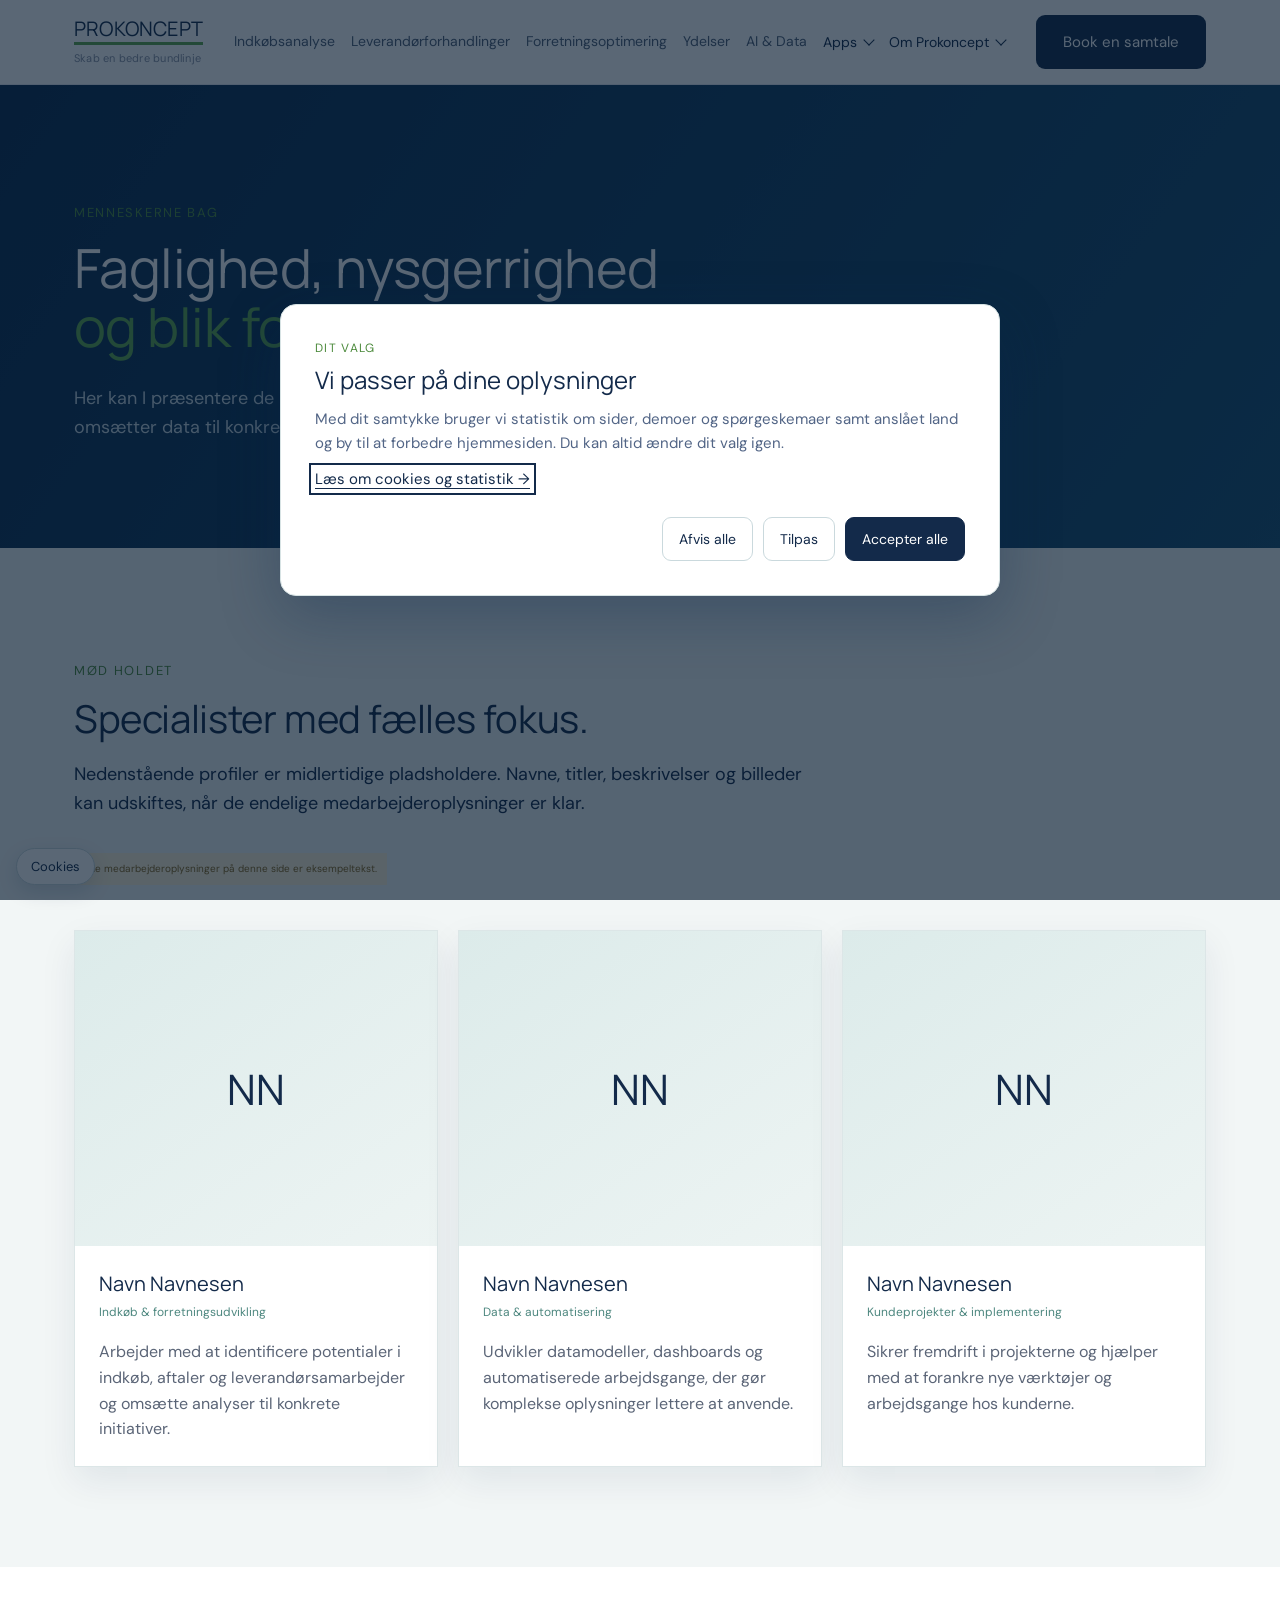
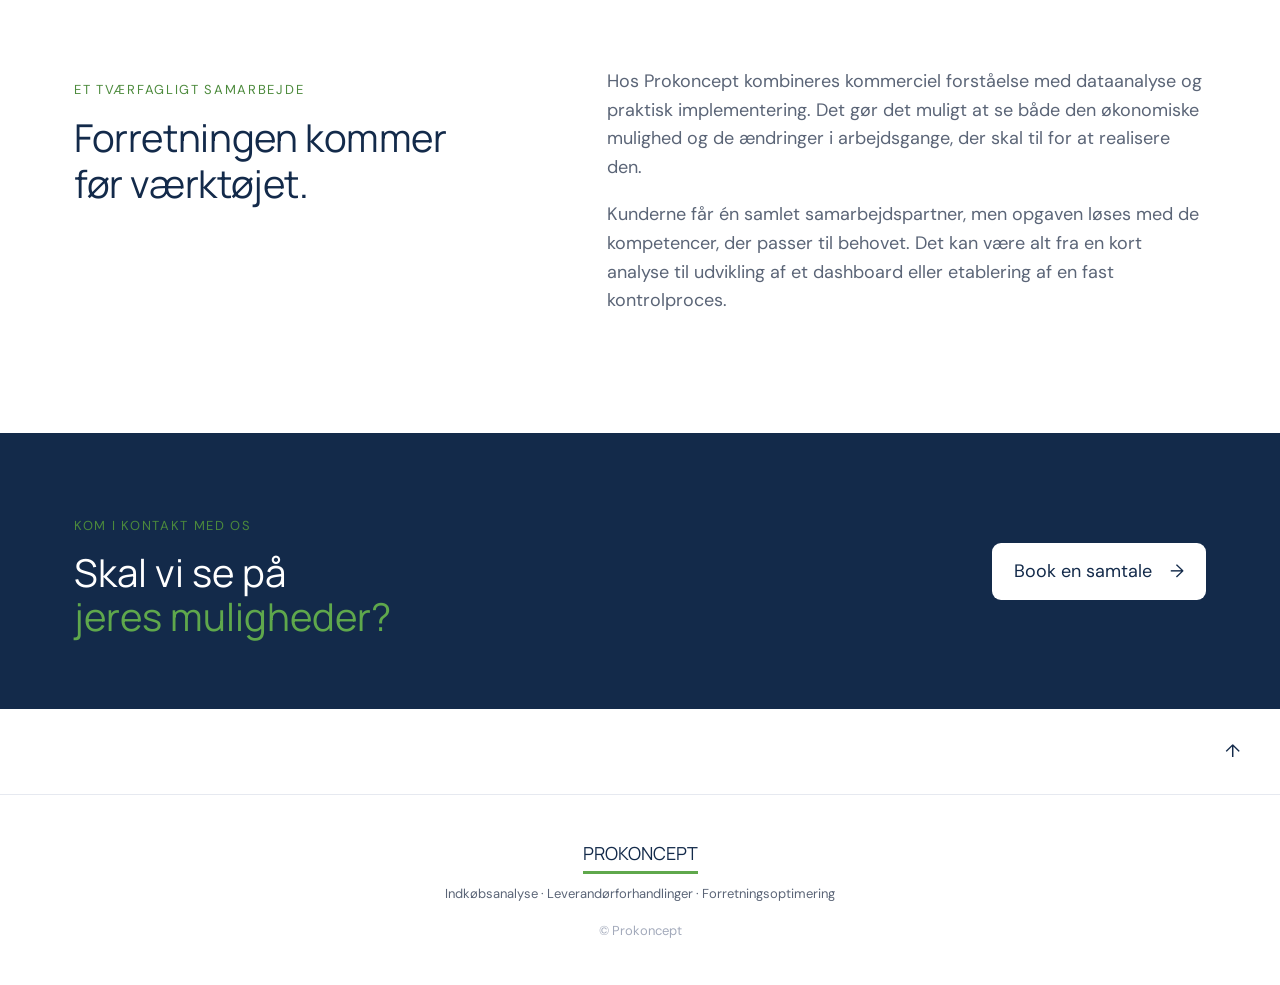
<file: medarbejdere.html>
<!doctype html>
<html lang="da">
<head>
  <meta charset="utf-8" />
  <meta name="viewport" content="width=device-width, initial-scale=1" />
  <meta name="description" content="Mød medarbejderne bag Prokoncept." />
  <title>Medarbejdere | Prokoncept</title>
  <link rel="preconnect" href="https://fonts.googleapis.com">
  <link rel="preconnect" href="https://fonts.gstatic.com" crossorigin>
  <link href="https://fonts.googleapis.com/css2?family=DM+Sans:wght@400&family=Manrope:wght@400&display=swap" rel="stylesheet">
  <link rel="stylesheet" href="styles.css" />
<link rel="stylesheet" href="about.css" />
<script src="navigation.js" defer>
</script>
<link rel="stylesheet" href="advisory.css">
<link rel="stylesheet" href="cookie.css">
<script src="cookie.js" defer></script>
</head>
<body id="top" class="subpage">
  <header class="site" id="siteHeader">
<nav class="wrap" aria-label="Hovedmenu">
<div class="brand-block">
<a class="brand" href="index.html#top" aria-label="Prokoncept – til forsiden">PROKONCEPT</a>
<div class="tag">Skab en bedre bundlinje</div>
</div>
<div class="navlinks" id="navlinks">
<a href="index.html#indkobsanalyse">Indkøbsanalyse</a>
<a href="index.html#leverandorforhandlinger">Leverandørforhandlinger</a>
<a href="index.html#forretningsoptimering">Forretningsoptimering</a>
<a href="index.html#ydelser">Ydelser</a>
<a href="index.html#ai">AI &amp; Data</a>
<details class="about-menu apps-menu">
<summary>Apps</summary>
<div>
<a href="app-indkoebsdashboard.html">Indkøbsdashboard</a>
<a href="app-tradebridge.html">TradeBridge</a>
<a href="app-contractstudio.html">ContractStudio</a>
<a href="app-vaerktoej.html">Værktøj</a>
</div>
</details>
<details class="about-menu">
<summary>Om Prokoncept</summary>
<div>
<a href="om-prokoncept.html">Hvem er Prokoncept?</a>
<a href="medarbejdere.html">Medarbejdere</a>
<a href="om-prokoncept.html#metode">Sådan arbejder vi</a>
<a href="kontakt.html">Kontaktoplysninger</a>
<a href="cookies.html">Cookies &amp; statistik</a>
</div>
</details>
</div>
<div class="header-actions">
<a class="btn btn-navy" href="index.html#kontakt">Book en samtale</a>
<button type="button" class="burger" id="burgerBtn" aria-label="Åbn menu" aria-expanded="false" aria-controls="mobilePanel">
<span>
</span>
</button>
</div>
</nav>
<div class="mobile-panel" id="mobilePanel">
<a href="index.html#indkobsanalyse">Indkøbsanalyse</a>
<a href="index.html#leverandorforhandlinger">Leverandørforhandlinger</a>
<a href="index.html#forretningsoptimering">Forretningsoptimering</a>
<a href="index.html#ydelser">Ydelser</a>
<a href="index.html#ai">AI &amp; Data</a>
<details class="about-menu apps-menu">
<summary>Apps</summary>
<div>
<a href="app-indkoebsdashboard.html">Indkøbsdashboard</a>
<a href="app-tradebridge.html">TradeBridge</a>
<a href="app-contractstudio.html">ContractStudio</a>
<a href="app-vaerktoej.html">Værktøj</a>
</div>
</details>
<details class="about-menu">
<summary>Om Prokoncept</summary>
<div>
<a href="om-prokoncept.html">Hvem er Prokoncept?</a>
<a href="medarbejdere.html">Medarbejdere</a>
<a href="om-prokoncept.html#metode">Sådan arbejder vi</a>
<a href="kontakt.html">Kontaktoplysninger</a>
<a href="cookies.html">Cookies &amp; statistik</a>
</div>
</details>
<a href="index.html#kontakt">Book en samtale</a>
</div>
</header>
  <main>
    <section class="about-hero">
<div class="wrap">
<p class="eyebrow">MENNESKERNE BAG</p>
<h1>Faglighed, nysgerrighed<br>
<em>og blik for forretningen.</em>
</h1>
<p>Her kan I præsentere de mennesker, der rådgiver kunderne, udvikler løsningerne og omsætter data til konkrete forbedringer.</p>
</div>
</section>
    <section class="about-section soft">
<div class="wrap">
<div class="team-intro">
<p class="eyebrow">MØD HOLDET</p>
<h2>Specialister med fælles fokus.</h2>
<p>Nedenstående profiler er midlertidige pladsholdere. Navne, titler, beskrivelser og billeder kan udskiftes, når de endelige medarbejderoplysninger er klar.</p>
<span class="dummy-note">Alle medarbejderoplysninger på denne side er eksempeltekst.</span>
</div>
<div class="team-grid">
<article class="team-card">
<div class="team-placeholder">NN</div>
<div>
<h2>Navn Navnesen</h2>
<p class="team-role">Indkøb & forretningsudvikling</p>
<p>Arbejder med at identificere potentialer i indkøb, aftaler og leverandørsamarbejder og omsætte analyser til konkrete initiativer.</p>
</div>
</article>
<article class="team-card">
<div class="team-placeholder">NN</div>
<div>
<h2>Navn Navnesen</h2>
<p class="team-role">Data & automatisering</p>
<p>Udvikler datamodeller, dashboards og automatiserede arbejdsgange, der gør komplekse oplysninger lettere at anvende.</p>
</div>
</article>
<article class="team-card">
<div class="team-placeholder">NN</div>
<div>
<h2>Navn Navnesen</h2>
<p class="team-role">Kundeprojekter & implementering</p>
<p>Sikrer fremdrift i projekterne og hjælper med at forankre nye værktøjer og arbejdsgange hos kunderne.</p>
</div>
</article>
</div>
</div>
</section>
    <section class="about-section">
<div class="wrap about-split">
<div>
<p class="eyebrow">ET TVÆRFAGLIGT SAMARBEJDE</p>
<h2>Forretningen kommer før værktøjet.</h2>
</div>
<div class="about-copy">
<p>Hos Prokoncept kombineres kommerciel forståelse med dataanalyse og praktisk implementering. Det gør det muligt at se både den økonomiske mulighed og de ændringer i arbejdsgange, der skal til for at realisere den.</p>
<p>Kunderne får én samlet samarbejdspartner, men opgaven løses med de kompetencer, der passer til behovet. Det kan være alt fra en kort analyse til udvikling af et dashboard eller etablering af en fast kontrolproces.</p>
</div>
</div>
</section>
    <section class="contact">
<div class="wrap contact-inner">
<div>
<p class="eyebrow">KOM I KONTAKT MED OS</p>
<h2>Skal vi se på<br>
<em>jeres muligheder?</em>
</h2>
</div>
<a class="button white" href="index.html#kontakt">Book en samtale <b>→</b>
</a>
</div>
</section>
  </main>
  <a class="back-to-top" href="#top" aria-label="Tilbage til toppen">
<span aria-hidden="true">↑</span>
</a>
  <footer class="site">
<a class="brand" href="index.html#top">PROKONCEPT</a>
<div class="tag">Indkøbsanalyse · Leverandørforhandlinger · Forretningsoptimering</div>
<div class="copy">© Prokoncept</div>
</footer>
</body>
</html>
</file>
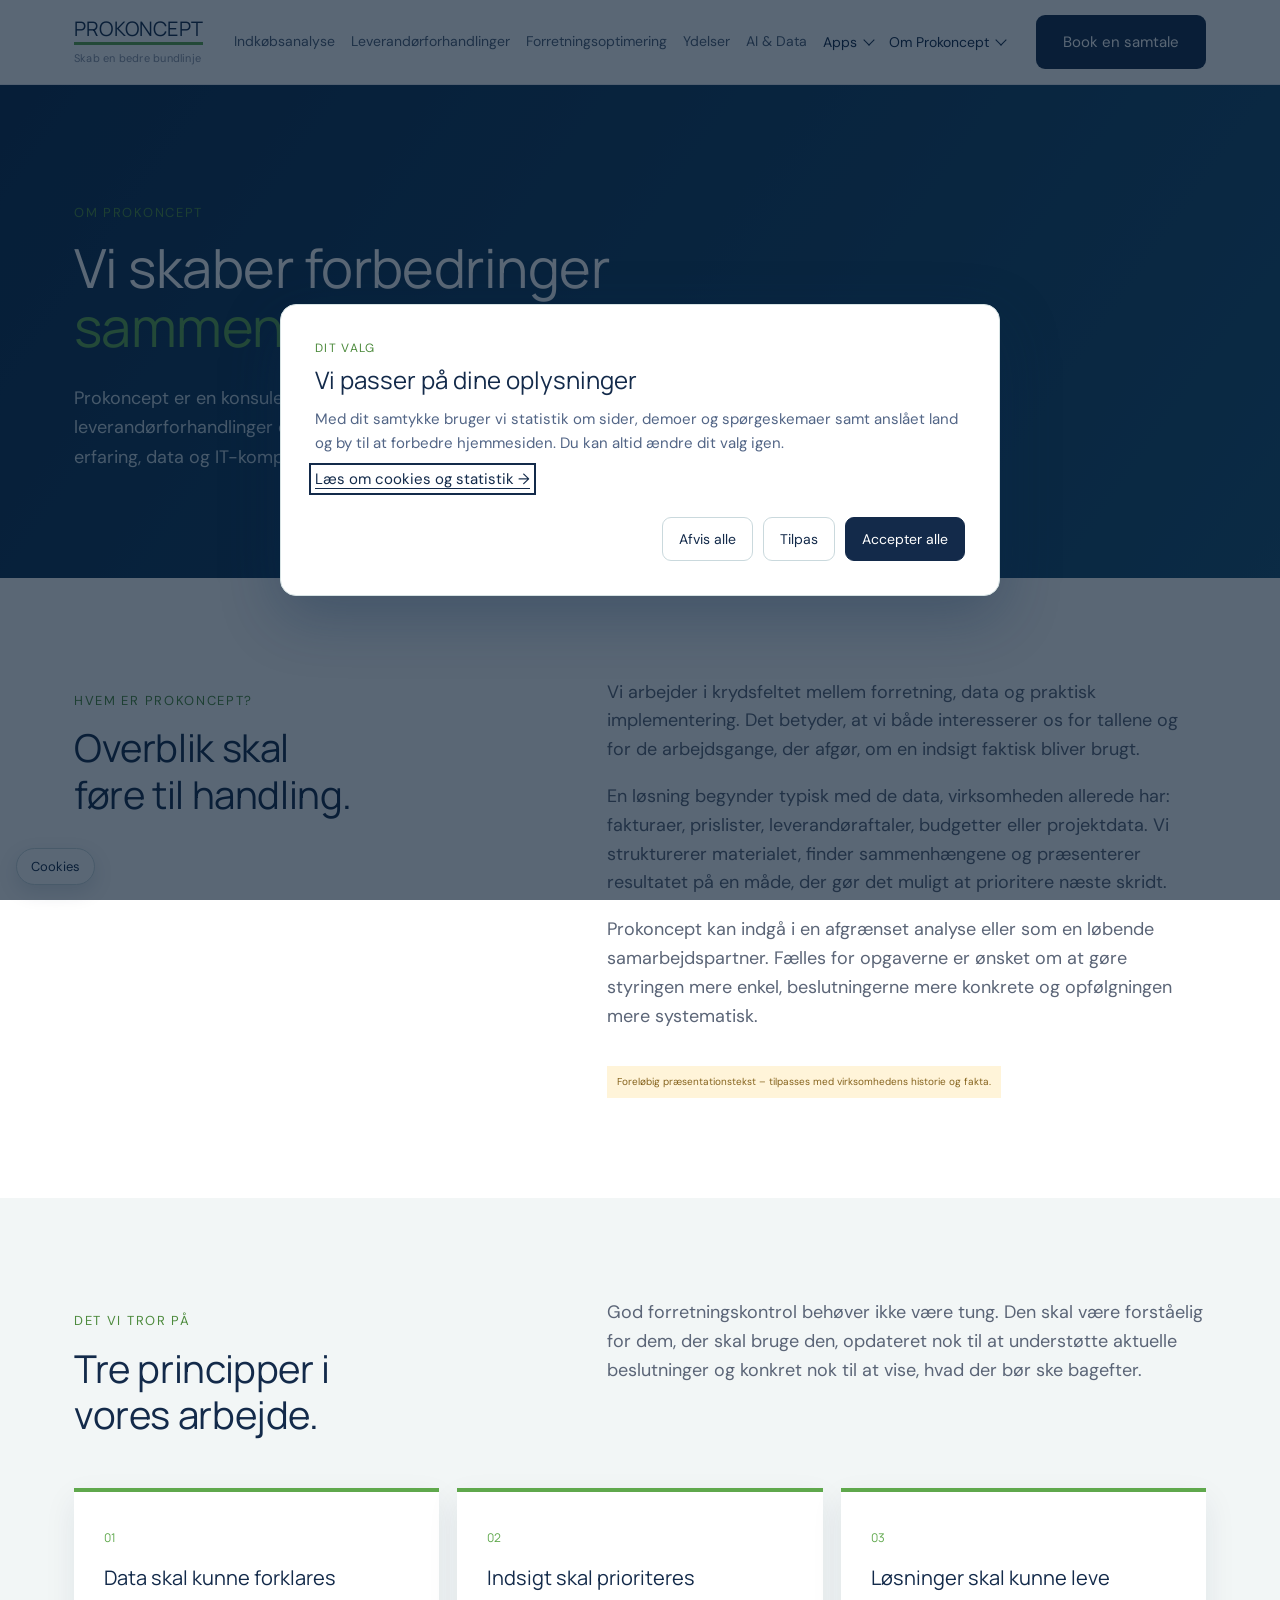
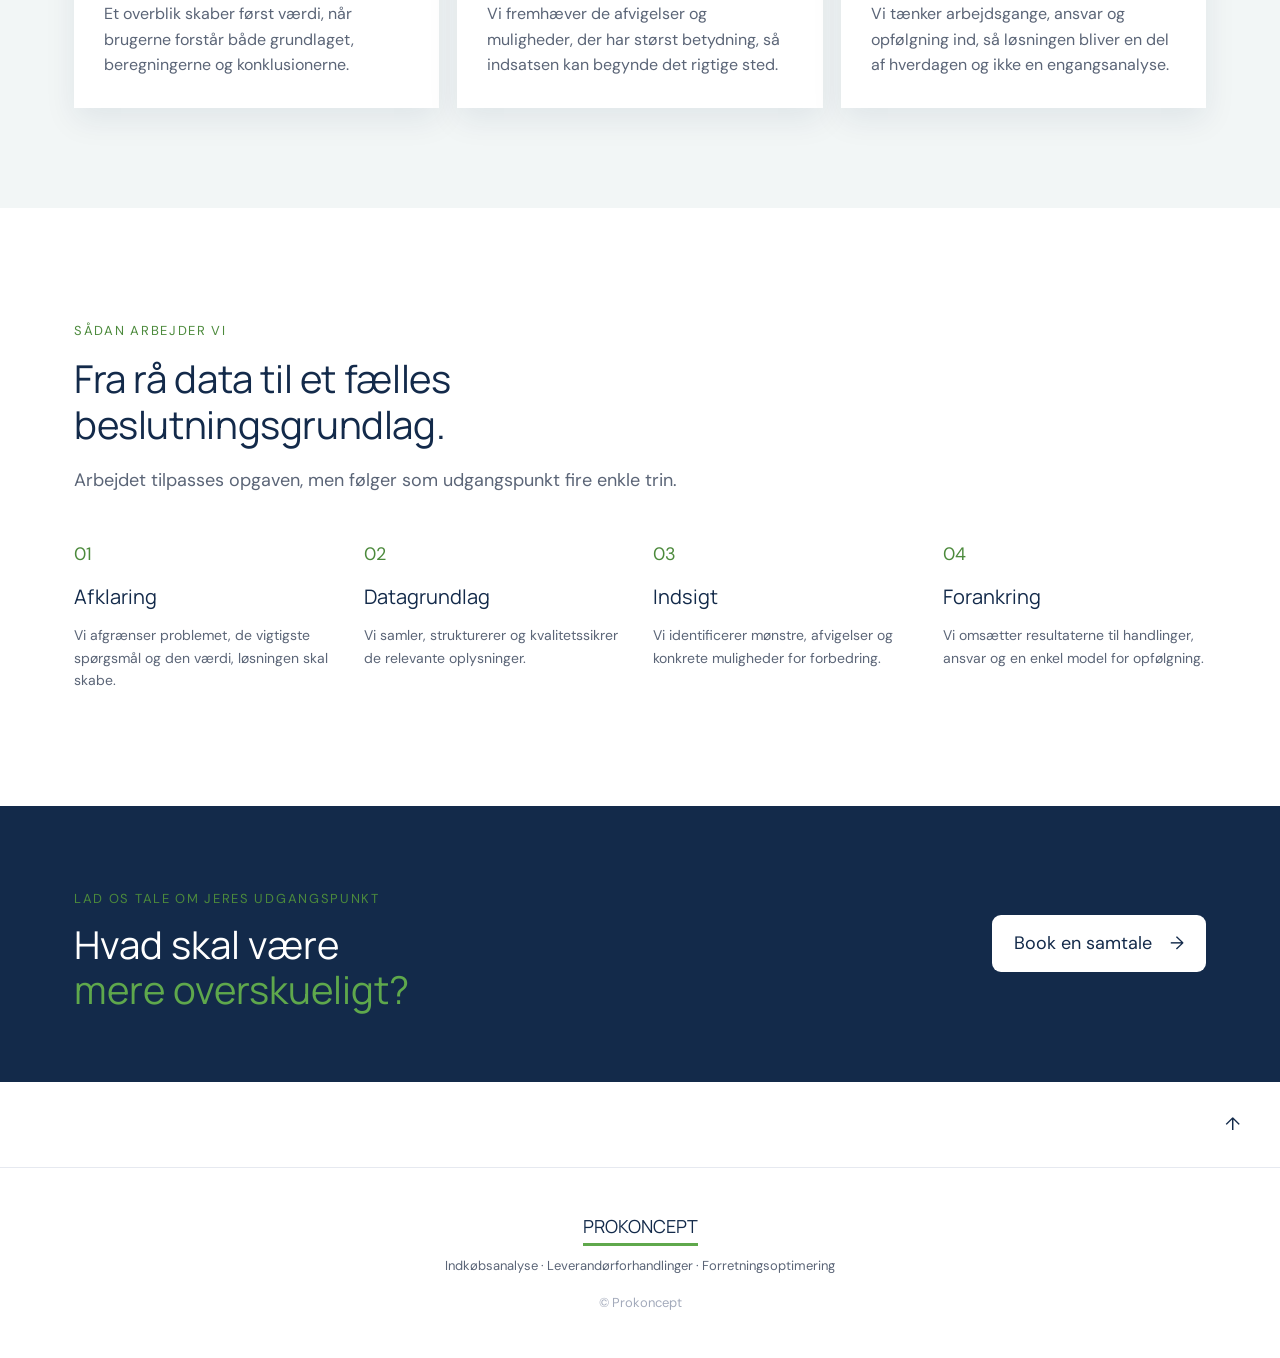
<file: om-prokoncept.html>
<!doctype html>
<html lang="da">
<head>
  <meta charset="utf-8" />
  <meta name="viewport" content="width=device-width, initial-scale=1" />
  <meta name="description" content="Læs om Prokoncepts tilgang til data, indkøb, aftaler og forretningsoptimering." />
  <title>Hvem er Prokoncept?</title>
  <link rel="preconnect" href="https://fonts.googleapis.com">
  <link rel="preconnect" href="https://fonts.gstatic.com" crossorigin>
  <link href="https://fonts.googleapis.com/css2?family=DM+Sans:wght@400&family=Manrope:wght@400&display=swap" rel="stylesheet">
  <link rel="stylesheet" href="styles.css" />
<link rel="stylesheet" href="about.css" />
<script src="navigation.js" defer>
</script>
<link rel="stylesheet" href="advisory.css">
<link rel="stylesheet" href="cookie.css">
<script src="cookie.js" defer></script>
</head>
<body id="top" class="subpage">
  <header class="site" id="siteHeader">
<nav class="wrap" aria-label="Hovedmenu">
<div class="brand-block">
<a class="brand" href="index.html#top" aria-label="Prokoncept – til forsiden">PROKONCEPT</a>
<div class="tag">Skab en bedre bundlinje</div>
</div>
<div class="navlinks" id="navlinks">
<a href="index.html#indkobsanalyse">Indkøbsanalyse</a>
<a href="index.html#leverandorforhandlinger">Leverandørforhandlinger</a>
<a href="index.html#forretningsoptimering">Forretningsoptimering</a>
<a href="index.html#ydelser">Ydelser</a>
<a href="index.html#ai">AI &amp; Data</a>
<details class="about-menu apps-menu">
<summary>Apps</summary>
<div>
<a href="app-indkoebsdashboard.html">Indkøbsdashboard</a>
<a href="app-tradebridge.html">TradeBridge</a>
<a href="app-contractstudio.html">ContractStudio</a>
<a href="app-vaerktoej.html">Værktøj</a>
</div>
</details>
<details class="about-menu">
<summary>Om Prokoncept</summary>
<div>
<a href="om-prokoncept.html">Hvem er Prokoncept?</a>
<a href="medarbejdere.html">Medarbejdere</a>
<a href="om-prokoncept.html#metode">Sådan arbejder vi</a>
<a href="kontakt.html">Kontaktoplysninger</a>
<a href="cookies.html">Cookies &amp; statistik</a>
</div>
</details>
</div>
<div class="header-actions">
<a class="btn btn-navy" href="index.html#kontakt">Book en samtale</a>
<button type="button" class="burger" id="burgerBtn" aria-label="Åbn menu" aria-expanded="false" aria-controls="mobilePanel">
<span>
</span>
</button>
</div>
</nav>
<div class="mobile-panel" id="mobilePanel">
<a href="index.html#indkobsanalyse">Indkøbsanalyse</a>
<a href="index.html#leverandorforhandlinger">Leverandørforhandlinger</a>
<a href="index.html#forretningsoptimering">Forretningsoptimering</a>
<a href="index.html#ydelser">Ydelser</a>
<a href="index.html#ai">AI &amp; Data</a>
<details class="about-menu apps-menu">
<summary>Apps</summary>
<div>
<a href="app-indkoebsdashboard.html">Indkøbsdashboard</a>
<a href="app-tradebridge.html">TradeBridge</a>
<a href="app-contractstudio.html">ContractStudio</a>
<a href="app-vaerktoej.html">Værktøj</a>
</div>
</details>
<details class="about-menu">
<summary>Om Prokoncept</summary>
<div>
<a href="om-prokoncept.html">Hvem er Prokoncept?</a>
<a href="medarbejdere.html">Medarbejdere</a>
<a href="om-prokoncept.html#metode">Sådan arbejder vi</a>
<a href="kontakt.html">Kontaktoplysninger</a>
<a href="cookies.html">Cookies &amp; statistik</a>
</div>
</details>
<a href="index.html#kontakt">Book en samtale</a>
</div>
</header>
  <main>
    <section class="about-hero">
<div class="wrap">
<p class="eyebrow">OM PROKONCEPT</p>
<h1>Vi skaber forbedringer<br>
<em>sammen med jer.</em>
</h1>
<p>Prokoncept er en konsulentvirksomhed med fokus på indkøbsanalyse, leverandørforhandlinger og forretningsoptimering. Vi kombinerer forretningsmæssig erfaring, data og IT-kompetencer i et tæt samarbejde med kunderne.</p>
</div>
</section>
    <section class="about-section">
<div class="wrap about-split">
<div>
<p class="eyebrow">HVEM ER PROKONCEPT?</p>
<h2>Overblik skal føre til handling.</h2>
</div>
<div class="about-copy">
<p>Vi arbejder i krydsfeltet mellem forretning, data og praktisk implementering. Det betyder, at vi både interesserer os for tallene og for de arbejdsgange, der afgør, om en indsigt faktisk bliver brugt.</p>
<p>En løsning begynder typisk med de data, virksomheden allerede har: fakturaer, prislister, leverandøraftaler, budgetter eller projektdata. Vi strukturerer materialet, finder sammenhængene og præsenterer resultatet på en måde, der gør det muligt at prioritere næste skridt.</p>
<p>Prokoncept kan indgå i en afgrænset analyse eller som en løbende samarbejdspartner. Fælles for opgaverne er ønsket om at gøre styringen mere enkel, beslutningerne mere konkrete og opfølgningen mere systematisk.</p>
<span class="dummy-note">Foreløbig præsentationstekst – tilpasses med virksomhedens historie og fakta.</span>
</div>
</div>
</section>
    <section class="about-section soft">
<div class="wrap">
<div class="about-split">
<div>
<p class="eyebrow">DET VI TROR PÅ</p>
<h2>Tre principper i vores arbejde.</h2>
</div>
<div class="about-copy">
<p>God forretningskontrol behøver ikke være tung. Den skal være forståelig for dem, der skal bruge den, opdateret nok til at understøtte aktuelle beslutninger og konkret nok til at vise, hvad der bør ske bagefter.</p>
</div>
</div>
<div class="value-grid">
<article>
<span>01</span>
<h3>Data skal kunne forklares</h3>
<p>Et overblik skaber først værdi, når brugerne forstår både grundlaget, beregningerne og konklusionerne.</p>
</article>
<article>
<span>02</span>
<h3>Indsigt skal prioriteres</h3>
<p>Vi fremhæver de afvigelser og muligheder, der har størst betydning, så indsatsen kan begynde det rigtige sted.</p>
</article>
<article>
<span>03</span>
<h3>Løsninger skal kunne leve</h3>
<p>Vi tænker arbejdsgange, ansvar og opfølgning ind, så løsningen bliver en del af hverdagen og ikke en engangsanalyse.</p>
</article>
</div>
</div>
</section>
    <section class="about-section" id="metode">
<div class="wrap">
<div class="team-intro">
<p class="eyebrow">SÅDAN ARBEJDER VI</p>
<h2>Fra rå data til et fælles beslutningsgrundlag.</h2>
<p>Arbejdet tilpasses opgaven, men følger som udgangspunkt fire enkle trin.</p>
</div>
<div class="steps">
<article>
<span>01</span>
<h3>Afklaring</h3>
<p>Vi afgrænser problemet, de vigtigste spørgsmål og den værdi, løsningen skal skabe.</p>
</article>
<article>
<span>02</span>
<h3>Datagrundlag</h3>
<p>Vi samler, strukturerer og kvalitetssikrer de relevante oplysninger.</p>
</article>
<article>
<span>03</span>
<h3>Indsigt</h3>
<p>Vi identificerer mønstre, afvigelser og konkrete muligheder for forbedring.</p>
</article>
<article>
<span>04</span>
<h3>Forankring</h3>
<p>Vi omsætter resultaterne til handlinger, ansvar og en enkel model for opfølgning.</p>
</article>
</div>
</div>
</section>
    <section class="contact">
<div class="wrap contact-inner">
<div>
<p class="eyebrow">LAD OS TALE OM JERES UDGANGSPUNKT</p>
<h2>Hvad skal være<br>
<em>mere overskueligt?</em>
</h2>
</div>
<a class="button white" href="index.html#kontakt">Book en samtale <b>→</b>
</a>
</div>
</section>
  </main>
  <a class="back-to-top" href="#top" aria-label="Tilbage til toppen">
<span aria-hidden="true">↑</span>
</a>
  <footer class="site">
<a class="brand" href="index.html#top">PROKONCEPT</a>
<div class="tag">Indkøbsanalyse · Leverandørforhandlinger · Forretningsoptimering</div>
<div class="copy">© Prokoncept</div>
</footer>
</body>
</html>
</file>
<file: styles.css>
[hidden]{display:none!important}

  /* Layout concept: the real Prokoncept webforslag redone — white canvas,
     navy/green brand, mint tinted sections, dark-navy "platform" panels for
     TradeBridge/Aftale-dashboard, alternating coloured service tiles.
     Deliberately single-theme (light): this is Prokoncept's own brand, which
     has no dark mode, so every colour is fixed rather than theme-derived. */
  :root{
    --font-heading:'Manrope',system-ui,sans-serif;
    --font-body:'DM Sans',system-ui,sans-serif;
    --text-hero:clamp(34px,4.6vw,54px);
    --text-section:clamp(28px,3vw,40px);
    --text-subheading:24px;
    --text-card-title:20px;
    --text-body:18px;
    --text-small:14px;
    --text-control:15px;
    --text-caption:13px;
    --navy:#132a4a;
    --navy-2:#0c1d34;
    --green:#5fa84c;
    --green-dark:#4c8a3c;
    --mint:#eef6f0;
    --mint-2:#e2f0e4;
    --blue-tint:#eaeffb;
    --bg:#ffffff;
    --ink:#132a4a;
    --body:#5b6577;
    --border:#e6e9f0;
    --r:9px;        /* one radius for every button, tab and toggle */
    --r-sm:6px;     /* chips and badges */
    color-scheme: light;
  }
  *{box-sizing:border-box;}
  /* Mettes skrifttyper med normal vægt på hele hjemmesiden. */
  body{font-weight:400;}
  h4,h5,h6,b,strong,th{font-weight:400;}
  button,input,select,textarea{font-family:var(--font-body); font-weight:400;}
  body{margin:0; background:var(--bg); color:var(--ink); font-family:var(--font-body);font-size:var(--text-body); line-height:1.6; -webkit-font-smoothing:antialiased;}
  img{max-width:100%; display:block;}
  h1,h2,h3{font-family:var(--font-heading); font-weight:400; text-wrap:balance; margin:0; color:var(--navy);}
  h1{font-size:var(--text-hero);line-height:1.1;}
  h2{font-size:var(--text-section);line-height:1.2;}
  h3{font-size:var(--text-subheading);line-height:1.3;}
  h4,h5,h6{font-family:var(--font-heading);font-size:var(--text-card-title);line-height:1.3;}
  a{color:inherit;}
  .em{color:var(--green-dark);}
  .wrap{max-width:1180px; margin:0 auto; padding-inline:24px;}
  section{padding-block:84px;}
  @media (max-width:640px){section{padding-block:52px;}}
  .eyebrow{font-family:var(--font-body); font-size:var(--text-caption); letter-spacing:.13em; text-transform:uppercase; color:var(--green-dark); font-weight:400; margin-bottom:14px;}
  p.lede{font-size:var(--text-body); color:var(--body); max-width:600px; margin-top:16px;}
  .btn{display:inline-flex; align-items:center; gap:8px; font-weight:400; font-size:var(--text-control); padding:14px 26px; border-radius:var(--r); border:1.5px solid transparent; cursor:pointer; text-decoration:none; font-family:var(--font-body); transition:transform .15s, box-shadow .15s;}
  .btn:active{transform:translateY(1px);}
  .btn-primary{background:var(--green); color:#0d2007;}
  .btn-primary:hover{box-shadow:0 10px 22px -10px rgba(95,168,76,.6);}
  .btn-text{background:none; border:none; color:var(--navy); font-weight:400; padding:14px 4px;}
  .btn-text:hover{color:var(--green-dark);}
  .btn-navy{background:var(--navy); color:#fff;}
  .btn-navy:hover{box-shadow:0 10px 22px -10px rgba(19,42,74,.5);}

  /* ---------- HEADER ---------- */
  header.site{position:sticky; top:env(safe-area-inset-top,0px); z-index:50; background:rgba(255,255,255,.92); backdrop-filter:blur(8px); border-bottom:1px solid var(--border);}
  nav.wrap{display:flex; align-items:center; justify-content:space-between; height:84px; padding-block:0;}
  .brand-block .brand{font-family:var(--font-heading); font-weight:400; font-size:var(--text-card-title); letter-spacing:.01em; color:var(--navy); border-bottom:3px solid var(--green); display:inline-block; padding-bottom:3px; line-height:1;}
  .brand-block .tag{font-size:11px; color:#8a93a6; margin-top:5px; letter-spacing:.02em;}
  .navlinks{display:flex; gap:30px; align-items:center;}
  .navlinks a{font-size:var(--text-control); font-weight:400; color:var(--navy); text-decoration:none; padding-block:6px; border-bottom:2px solid transparent; opacity:.75;}
  .navlinks a:hover, .navlinks a.active{opacity:1; border-color:var(--green);}
  .burger{display:none; width:40px; height:40px; border-radius:var(--r); border:1px solid var(--border); background:#fff; align-items:center; justify-content:center; cursor:pointer;}
  .burger span, .burger span::before, .burger span::after{content:""; display:block; width:17px; height:2px; background:var(--navy); position:relative;}
  .burger span::before{position:absolute; top:-6px;} .burger span::after{position:absolute; top:6px;}
  .mobile-panel{display:none; flex-direction:column; padding:6px 24px 18px; border-top:1px solid var(--border);}
  .mobile-panel a{padding:13px 4px; font-weight:400; text-decoration:none; color:var(--navy); border-bottom:1px solid var(--border);}
  header.site.open .mobile-panel{display:flex;}
  @media (max-width:900px){.navlinks{display:none;} .burger{display:flex;} nav.wrap{height:72px;}}

  /* ---------- HERO ---------- */
  .hero .wrap{display:grid; grid-template-columns:1.05fr .95fr; gap:56px; align-items:center; padding-block:72px 60px;}
  .hero h1{font-size:var(--text-hero); line-height:1.1; letter-spacing:-.01em; margin-top:10px;}
  .hero-actions{display:flex; align-items:center; gap:6px; margin-top:34px; flex-wrap:wrap;}
  .hero-note{display:flex; align-items:center; gap:8px; margin-top:26px; font-size:var(--text-control); color:var(--body);}
  .hero-note .dot{width:7px; height:7px; border-radius:50%; background:var(--green); flex-shrink:0;}

  .hero-graphic{position:relative; border-radius:22px; padding:26px; min-height:420px;
    background:linear-gradient(160deg,#eaf4ec 0%, #dcecf5 100%);}
  .og-card{background:#fff; border-radius:16px; padding:22px 24px; box-shadow:0 26px 50px -28px rgba(19,42,74,.35);}
  .og-head{display:flex; justify-content:space-between; align-items:baseline; font-family:var(--font-body); font-size:var(--text-caption); letter-spacing:.08em; color:#8a93a6; text-transform:uppercase; margin-bottom:18px;}
  .og-stats{display:flex; gap:34px; margin-bottom:20px;}
  .og-stats .s .l{font-size:12px; color:var(--body); margin-bottom:4px;}
  .og-stats .s .v{font-family:var(--font-heading); font-weight:400; font-size:var(--text-subheading); font-variant-numeric:tabular-nums;}
  .og-stats .s.green .v{color:var(--green-dark);}
  .og-chart{height:120px;}
  .og-float-dark{
    position:absolute; left:22px; bottom:-6px; width:220px; background:var(--navy); color:#fff;
    border-radius:13px; padding:16px 18px; box-shadow:0 20px 40px -18px rgba(12,29,52,.55);
  }
  .og-float-dark .l{display:flex; align-items:center; gap:7px; font-family:var(--font-body); font-size:var(--text-caption); letter-spacing:.08em; color:#a9c4ee; margin-bottom:8px;}
  .og-float-dark .l .dot2{width:6px; height:6px; border-radius:50%; background:var(--green);}
  .og-float-dark .v{font-family:var(--font-heading); font-weight:400; font-size:20px; margin-bottom:8px;}
  .og-bar{height:6px; background:rgba(255,255,255,.18); border-radius:4px; overflow:hidden;}
  .og-bar span{display:block; height:100%; width:0%; background:var(--green); border-radius:4px; transition:width 1.1s ease .2s;}
  .og-float-pill{
    position:absolute; right:14px; bottom:38px; background:#fff; border-radius:13px; padding:13px 16px;
    box-shadow:0 20px 40px -18px rgba(19,42,74,.35); display:flex; align-items:center; gap:12px; max-width:230px;
  }
  .og-float-pill .n{font-family:var(--font-heading); font-weight:400; font-size:22px; color:var(--navy);}
  .og-float-pill .t{font-size:var(--text-caption); color:var(--body); line-height:1.35;}
  @media (max-width:900px){
    .hero .wrap{grid-template-columns:1fr;}
    .hero-graphic{min-height:0; padding-bottom:70px;}
    .og-float-pill{position:static; margin-top:14px; max-width:none;}
    .og-float-dark{position:static; margin-top:14px; width:auto;}
  }

  /* ---------- FORMULA BAR ---------- */
  .formula{background:var(--navy); color:#fff;}
  .formula .wrap{display:flex; justify-content:space-between; align-items:center; gap:20px; flex-wrap:wrap; padding-block:26px;}
  .formula .headline{font-family:var(--font-heading); font-weight:400; font-size:clamp(17px,2vw,22px);}
  .formula .terms{display:flex; align-items:center; gap:14px; flex-wrap:wrap; font-size:var(--text-control); font-weight:400; color:#b9c6de;}
  .formula .terms .pill{background:#fff; color:var(--navy); padding:8px 16px; border-radius:var(--r); font-weight:400;}

  #ydelser,#indkobsanalyse,#tradebridge,#ai,#potentiale{scroll-margin-top:100px;}
  .tradebridge-overview{display:grid;grid-template-columns:minmax(0,.85fr) minmax(0,1.15fr);gap:50px;align-items:center;}
  .tradebridge-copy h2{font-size:var(--text-section);line-height:1.2;}
  .tradebridge-copy h2 .em{color:#8bd67a;}
  .tradebridge-copy .lede{font-size:var(--text-body);}
  .tradebridge-actions{margin-top:28px;}
  .tradebridge-screen{margin:0;min-width:0;overflow:hidden;border:1px solid var(--border);border-radius:16px;background:#fff;box-shadow:0 24px 48px -20px rgba(6,14,28,.45);}
  .tradebridge-screen img{display:block;width:100%;height:auto;}
  .tradebridge-screen figcaption{padding:12px 16px;color:var(--body);font-size:12px;}
  @media(max-width:900px){.tradebridge-overview{grid-template-columns:1fr;gap:32px;}}
  /* ---------- DARK PLATFORM SECTIONS (TradeBridge / Aftale-dashboard) ---------- */
  .platform{background:var(--navy); color:#fff;}
  .platform h2{color:#fff;}
  .platform p.lede{color:#aebadb;}
  .platform .eyebrow{color:#8bd67a;}
  .split{display:grid; grid-template-columns:1fr 1fr; gap:56px; align-items:center;}
  @media (max-width:900px){.split{grid-template-columns:1fr;}}

  .pill-tabs{display:flex; gap:8px; margin-top:26px; flex-wrap:wrap;}
  .pill-tab{font-family:var(--font-body); font-weight:400; font-size:var(--text-small); padding:10px 18px; border-radius:var(--r); border:1.5px solid rgba(255,255,255,.28); background:transparent; color:#cdd7ea; cursor:pointer;}
  .pill-tab[aria-selected="true"]{background:rgba(255,255,255,.14); border-color:rgba(255,255,255,.5); color:#fff;}

  .wcard{background:#fff; color:var(--ink); border-radius:16px; padding:26px 28px; box-shadow:0 30px 60px -32px rgba(6,14,28,.6);}
  .wcard-tabs{display:flex; gap:6px; border-bottom:1px solid var(--border); margin-bottom:18px;}
  .wcard-tab{font-family:var(--font-body); font-weight:400; font-size:var(--text-small); padding:10px 4px; margin-right:18px; border:none; background:none; color:var(--body); cursor:pointer; border-bottom:2px solid transparent;}
  .wcard-tab[aria-selected="true"]{color:var(--navy); border-color:var(--green);}
  .wcard-head{display:flex; justify-content:space-between; align-items:center; margin-bottom:4px;}
  .wcard-head h3{font-size:var(--text-body);}
  .wcard-head .status{font-size:12px; font-weight:400; color:var(--green-dark); display:flex; align-items:center; gap:6px;}
  .wcard-panel{display:none;}
  .wcard-panel[data-active="true"]{display:block;}
  .stat-grid{display:grid; grid-template-columns:1fr 1fr; gap:14px; margin-top:16px;}
  .stat-tile{background:#f5f7fb; border-radius:12px; padding:14px 16px;}
  .stat-tile .l{font-size:11px; letter-spacing:.05em; text-transform:uppercase; color:#8a93a6; margin-bottom:6px;}
  .stat-tile .v{font-family:var(--font-heading); font-weight:400; font-size:22px; font-variant-numeric:tabular-nums;}
  .stat-tile .v.warn{color:#b8790a;}
  .row-list{display:flex; flex-direction:column; margin-top:10px;}
  .row-list .r{display:flex; justify-content:space-between; align-items:center; padding:12px 2px; border-bottom:1px solid var(--border); font-size:var(--text-small);}
  .row-list .r:last-child{border-bottom:none;}
  .row-list .r .v{font-weight:400;}
  .row-list .r .v.warn{color:#b8790a;}
  .status-banner{margin-top:14px; display:flex; align-items:center; gap:10px; background:var(--mint-2); color:var(--green-dark); font-weight:400; font-size:var(--text-small); padding:13px 16px; border-radius:10px;}

  /* ---------- BEREGNER (mint) ---------- */
  .mint-section{background:var(--mint);}
  .browser-mock{border-radius:14px; overflow:hidden; box-shadow:0 30px 56px -30px rgba(19,42,74,.32); background:var(--navy-2);}
  .browser-mock .bm-bar{display:flex; align-items:center; gap:7px; background:#0a1830; padding:10px 14px;}
  .bm-dot{width:9px; height:9px; border-radius:50%; background:rgba(255,255,255,.2);}
  .browser-mock .bm-body{padding:18px; display:flex; flex-direction:column; gap:12px;}
  .bm-row{display:flex; gap:10px; align-items:center;}
  .bm-chip{font-family:var(--font-body); font-size:var(--text-caption); padding:5px 10px; border-radius:5px; color:#fff; font-weight:400;}
  .bm-field{flex:1; height:30px; background:rgba(255,255,255,.06); border:1px solid rgba(255,255,255,.1); border-radius:6px;}
  .bm-table{background:rgba(255,255,255,.04); border-radius:8px; padding:10px; margin-top:4px;}
  .bm-line{display:flex; justify-content:space-between; font-family:var(--font-body); font-size:11px; color:#c3cfe6; padding:5px 4px; border-bottom:1px solid rgba(255,255,255,.06);}
  .bm-line:last-child{border-bottom:none;}
  .mock-cap{margin-top:14px; font-size:var(--text-small); color:var(--body); text-align:center;}
  .feature-list{list-style:none; padding:0; margin:26px 0 0; display:flex; flex-direction:column; gap:12px;}
  .feature-list li{display:flex; gap:10px; font-size:var(--text-control); font-weight:400;}
  .feature-list li .c{color:var(--green-dark); font-weight:400;}
  .tools-visual{margin:0;min-width:0;}
  .tools-image-placeholder{aspect-ratio:4 / 3;display:flex;flex-direction:column;align-items:center;justify-content:center;gap:16px;padding:30px;text-align:center;border:1px dashed #a8c3b0;border-radius:16px;background:rgba(255,255,255,.6);color:var(--green-dark);}
  .tools-image-placeholder span{font-family:var(--font-heading);font-size:20px;color:var(--navy);}
  .tools-image-placeholder small{font-size:var(--text-small);color:var(--body);}
  .tools-visual img{display:block;width:100%;height:auto;border-radius:16px;}
  #beregner{scroll-margin-top:100px;}
  .tools-example{margin-top:64px;padding-top:56px;border-top:1px solid #cadbce;}
  .tools-example-title{font-size:var(--text-subheading);line-height:1.3;margin-bottom:14px;}
  .tools-example-subtitle{font-family:var(--font-heading);font-size:20px;line-height:1.3;color:var(--navy);margin:0;}
  @media(max-width:640px){.tools-example{margin-top:40px;padding-top:36px;}}

  /* ---------- SERVICES GRID ---------- */
  .svc-intro{margin-bottom:40px; max-width:640px;}
  .svc-grid{display:grid; grid-template-columns:repeat(3,1fr); gap:16px;}
  .svc-card{border:0; font:inherit; text-align:left; cursor:pointer; width:100%; border-radius:14px; padding:28px 26px; text-decoration:none; display:flex; flex-direction:column; gap:12px; min-height:190px; transition:transform .15s, box-shadow .15s;}
  .svc-card:hover{transform:translateY(-4px); box-shadow:0 22px 40px -26px rgba(19,42,74,.4);}
  .svc-card .num{font-family:var(--font-body); font-size:var(--text-caption); opacity:.65; font-weight:400;}
  .svc-card h3{font-size:var(--text-card-title); line-height:1.25;}
  .svc-card p{font-size:var(--text-small); margin:0; flex:1; opacity:.85;}
  .svc-card .link{font-size:var(--text-small); font-weight:400; align-self:flex-end; text-decoration:underline; text-underline-offset:3px;}
  .svc-light{background:var(--bg); border:1px solid var(--border); color:var(--navy);}
  .svc-mint{background:var(--mint-2); color:var(--navy);}
  .svc-blue{background:var(--blue-tint); color:var(--navy);}
  .svc-green{background:var(--green); color:#0d2007;}
  .svc-green h3{color:#0d2007;}
  .svc-navy{background:var(--navy); color:#fff;}
  .svc-navy h3{color:#fff;}
  @media (max-width:900px){.svc-grid{grid-template-columns:1fr 1fr;}}
  @media (max-width:560px){.svc-grid{grid-template-columns:1fr;}}

  /* ---------- DASHBOARD SHOWCASE (screenshot -> live demo) ---------- */
  .dash-layout{display:grid;grid-template-columns:minmax(220px,.36fr) minmax(0,1fr);gap:40px;align-items:start;margin-top:34px;}
  .dash-visual{min-width:0;width:100%;max-width:640px;margin-left:auto;}
  .dash-frame{display:block; position:relative; margin:0; border-radius:16px; overflow:hidden; border:1px solid var(--border); box-shadow:0 30px 60px -30px rgba(19,42,74,.35); background:#fff;}
  .dash-bar{display:flex; align-items:center; gap:7px; padding:11px 14px; background:var(--navy);}
  .dash-bar span{width:9px; height:9px; border-radius:50%; background:rgba(255,255,255,.25);}
  .dash-bar em{margin-left:10px; font-style:normal; font-family:var(--font-body); font-size:var(--text-caption); color:#a9b6d1;}
  .dash-frame img{width:100%; height:auto; display:block;}
  .dash-hint{text-align:center; font-size:var(--text-caption); color:#8a93a6; margin-top:14px;}
  .dash-points{display:grid; grid-template-columns:1fr; gap:22px; padding:0; margin:0; padding-top:110px; list-style:none; color:var(--body); font-size:var(--text-body);line-height:1.5;}
  .dash-points li{display:flex; align-items:baseline; gap:10px;}
  .dash-points li::before{content:"✓"; color:var(--green-dark); flex-shrink:0;}
  .dash-actions{display:flex; justify-content:center; margin-top:26px;}
  @media(max-width:900px){.dash-layout{grid-template-columns:1fr;gap:26px;}.dash-points{grid-template-columns:repeat(2,minmax(0,1fr));padding-top:0;gap:12px 24px;}.dash-visual{margin-inline:auto;}}
  @media(max-width:640px){.dash-points{grid-template-columns:1fr; gap:10px;}}

  /* ---------- PLASTDATA ---------- */
  .plast-card{background:var(--navy); border-radius:16px; padding:26px 28px; color:#fff; box-shadow:0 26px 50px -28px rgba(19,42,74,.4);}
  .plast-card h3{color:#fff; font-size:16px;}
  .plast-card .status{font-size:12px; color:#8bd67a; font-weight:400;}
  .step-inline{display:flex; flex-direction:column; gap:14px; margin-top:26px;}
  .step-inline .si{display:flex; gap:14px; align-items:flex-start;}
  .step-inline .num{font-family:var(--font-heading); font-weight:400; color:var(--green-dark); font-size:16px; width:26px; flex-shrink:0;}
  .step-inline .tx b{display:block; font-size:var(--text-control); margin-bottom:2px;}
  .step-inline .tx span{font-size:var(--text-small); color:var(--body);}

  /* ---------- WHITE MOCK CARD (ContractStudio) ---------- */
  .wmock{background:#fff; border:1px solid var(--border); border-radius:16px; padding:24px; box-shadow:0 24px 46px -30px rgba(19,42,74,.28);}
  .upload-box{border:1.5px dashed var(--border); border-radius:12px; padding:22px; text-align:center; color:var(--body); font-size:var(--text-small); background:#fafbfd;}
  .cs-rows{display:flex; flex-direction:column; gap:9px; margin-top:14px;}
  .cs-row{display:flex; align-items:center; gap:10px; padding:10px 12px; background:#f6f8fb; border-radius:9px; font-size:var(--text-caption);}
  .cs-row .tag{font-family:var(--font-body); font-size:var(--text-caption); color:#8a93a6; width:56px; flex-shrink:0;}
  .cs-chip{margin-left:auto; font-size:11px; font-weight:400; padding:3px 10px; border-radius:var(--r-sm); background:var(--mint-2); color:var(--green-dark);}
  .cs-chip.warn{background:#fbeee0; color:#b8790a;}

  /* ---------- STEP CARDS (methodology / ai) ---------- */
  .steps4{display:grid; grid-template-columns:repeat(4,1fr); gap:16px;}
  .steps3{display:grid; grid-template-columns:repeat(3,1fr); gap:16px;}
  @media (max-width:860px){.steps4{grid-template-columns:1fr 1fr;} .steps3{grid-template-columns:1fr;}}
  @media (max-width:480px){.steps4{grid-template-columns:1fr;}}
  .step-card{background:#fff; border:1px solid var(--border); border-radius:14px; padding:24px 22px;}
  .step-card .num{font-family:var(--font-heading); font-weight:400; font-size:24px; color:var(--green-dark); margin-bottom:10px;}
  .step-card h3{font-size:var(--text-card-title); margin-bottom:8px;}
  .step-card p{font-size:16px; color:var(--body); margin:0;}
  #ai .svc-intro{max-width:850px;}
  #ai p.lede{max-width:850px;}
  .data-foundation{max-width:850px;margin-top:38px;color:var(--body);font-size:var(--text-body);}
  .data-foundation h3{font-size:var(--text-subheading);}
  .data-journey{margin-top:24px;border-top:1px solid var(--border);border-bottom:1px solid var(--border);padding:18px 0;}
  .data-journey summary{color:var(--navy);cursor:pointer;}
  .data-journey li{margin:12px 0;}.data-journey li span{color:var(--navy);}
  .maturity-screening{margin-top:50px;padding:36px;border-radius:18px;background:var(--mint);display:grid;grid-template-columns:minmax(0,.85fr) minmax(0,1.15fr);gap:36px;align-items:start;scroll-margin-top:110px;}
  .maturity-intro h3{font-size:var(--text-subheading);line-height:1.3;}
  .maturity-intro p{color:var(--body);}
  .maturity-note{color:var(--body);font-size:var(--text-caption);line-height:1.6;}
  .maturity-card{width:100%;padding:28px;}
  .maturity-question{border:0;padding:0;margin:0;min-width:0;}
  .maturity-question legend{padding:0;float:left;width:100%;}.maturity-question .quiz-opts{clear:both;}
  .maturity-option{display:flex;align-items:baseline;gap:10px;}
  .maturity-option input{accent-color:var(--green-dark);flex-shrink:0;}
  .maturity-option:has(input:checked){border-color:var(--green);background:var(--mint-2);}
  .maturity-option:focus-within{outline:2px solid var(--navy);outline-offset:2px;}
  .maturity-card .quiz-top{gap:12px;flex-wrap:wrap;}
  .maturity-card .quiz-bar-fill{width:0;}
  .maturity-card h4{font-family:var(--font-heading);font-size:20px;margin:16px 0;color:var(--navy);}
  .maturity-card p,.maturity-card li{font-size:var(--text-small);color:var(--body);}
  .maturity-card li{margin:12px 0;}
  .maturity-dimensions{display:grid;grid-template-columns:minmax(0,1fr) minmax(0,1fr);gap:10px 16px;padding-block:18px;border-block:1px solid var(--border);font-size:var(--text-caption);}
  .maturity-dimensions dt{color:var(--navy);}.maturity-dimensions dd{margin:0;color:var(--green-dark);}
  @media(max-width:900px){.maturity-screening{grid-template-columns:1fr;}}
  @media(max-width:560px){.maturity-screening{padding:20px;gap:20px;}.maturity-card{padding:20px;}.maturity-card .quiz-nav{gap:12px;flex-wrap:wrap;}.maturity-card .btn{padding:12px 16px;font-size:var(--text-small);}.maturity-dimensions{grid-template-columns:1fr;gap:4px;}.maturity-dimensions dd{margin-bottom:12px;}}

  /* ---------- POTENTIALESCREENING ---------- */
  .quiz-card{background:#fff; border:1px solid var(--border); border-radius:18px; padding:38px; max-width:620px; margin:0 auto; box-shadow:0 30px 60px -36px rgba(19,42,74,.3);}
  .quiz-top{display:flex; justify-content:space-between; font-size:var(--text-caption); color:var(--body); margin-bottom:12px; font-family:var(--font-body);}
  .quiz-bar{height:6px; background:var(--border); border-radius:4px; overflow:hidden; margin-bottom:28px;}
  .quiz-bar-fill{height:100%; background:linear-gradient(90deg,var(--navy),var(--green)); border-radius:4px; transition:width .3s ease; width:14.28%;}
  .quiz-q{font-size:var(--text-card-title); font-weight:400; font-family:var(--font-heading); margin-bottom:20px; min-height:52px; color:var(--navy);}
  .quiz-opts{display:flex; flex-direction:column; gap:10px;}
  .quiz-opt{text-align:left; padding:13px 16px; border-radius:var(--r); border:1.5px solid var(--border); background:#fff; cursor:pointer; font-size:var(--text-control); font-weight:400; color:var(--navy); font-family:var(--font-body);}
  .quiz-opt:hover{border-color:var(--navy);}
  .quiz-opt.selected{border-color:var(--green); background:var(--mint-2);}
  .quiz-nav{display:flex; justify-content:space-between; margin-top:26px;}
  .quiz-nav button[disabled]{opacity:.4; cursor:not-allowed;}
  .quiz-result{display:none; text-align:center;}
  .quiz-result .rscore{font-family:var(--font-heading); font-weight:400; font-size:44px; color:var(--green-dark);}
  .lock-note{display:flex; gap:10px; margin-top:24px; padding:15px 17px; background:#f5f7fb; border-radius:10px; font-size:var(--text-caption); color:var(--body); text-align:left;}

  /* ---------- SERVICE MODAL ---------- */
  body.modal-open{overflow:hidden;}
  .modal{position:fixed; inset:0; z-index:100; display:none; background:rgba(12,29,52,.62); backdrop-filter:blur(3px); padding:max(20px, env(safe-area-inset-top, 0px)) 16px max(20px, env(safe-area-inset-bottom, 0px)); overflow-y:auto;}
  .modal.open{display:block;}
  .modal-panel{position:relative; max-width:960px; margin:0 auto; background:#fff; border-radius:18px; box-shadow:0 40px 90px -30px rgba(6,14,28,.7); overflow:hidden;}
  .m-head{display:flex; justify-content:space-between; align-items:center; gap:12px; padding:14px 18px; border-bottom:1px solid var(--border); position:sticky; top:0; background:#fff; z-index:2;}
  .m-nav{display:flex; align-items:center; gap:8px;}
  .m-count{font-family:var(--font-body); font-size:12px; color:#8a93a6; margin-right:6px;}
  .icon-btn{width:40px; height:40px; border-radius:var(--r); border:1.5px solid var(--border); background:#fff; color:var(--navy); font-size:var(--text-body); font-weight:400; cursor:pointer; display:inline-flex; align-items:center; justify-content:center; font-family:var(--font-body);}
  .icon-btn:hover{border-color:var(--navy);}
  .m-hero{padding:38px 40px 30px; background:linear-gradient(160deg,var(--mint) 0%, #fff 70%);}
  .m-hero .eyebrow{margin-bottom:10px;}
  .m-hero h2{font-size:clamp(28px,4vw,40px); letter-spacing:-.01em;}
  .m-hero .sub{font-family:var(--font-heading); font-weight:400; font-size:clamp(17px,2.2vw,21px); color:var(--green-dark); margin-top:10px;}
  .m-hero p{max-width:680px; color:var(--body); font-size:var(--text-body); margin:16px 0 0;}
  .m-quote{margin:0 40px; padding:20px 24px; background:var(--navy); color:#fff; border-radius:12px; font-family:var(--font-heading); font-weight:400; font-size:clamp(16px,2vw,19px); line-height:1.45;}
  .m-body{padding:34px 40px 8px;}
  .m-label{font-family:var(--font-body); font-size:12px; letter-spacing:.12em; text-transform:uppercase; color:var(--green-dark); margin-bottom:14px;}
  .m-steps{display:grid; grid-template-columns:repeat(4,1fr); gap:12px; margin-bottom:34px;}
  .m-step{position:relative; border:1px solid var(--border); border-radius:12px; padding:18px 16px; background:#fff;}
  .m-step:not(:last-child)::after{content:"→"; position:absolute; right:-14px; top:50%; transform:translateY(-50%); color:var(--green); font-weight:400; font-size:16px; z-index:1; background:#fff; width:18px; text-align:center;}
  .m-step .n{font-family:var(--font-heading); font-weight:400; font-size:20px; color:var(--green-dark);}
  .m-step b{display:block; font-family:var(--font-heading); font-size:var(--text-caption); letter-spacing:.03em; text-transform:uppercase; margin:8px 0 6px; color:var(--navy);}
  .m-step span{font-size:var(--text-small); color:var(--body); line-height:1.45; display:block;}
  .m-cols{display:grid; grid-template-columns:1fr 1fr; gap:14px; margin-bottom:34px;}
  .m-card{border-radius:12px; padding:22px 24px;}
  .m-card.mint{background:var(--mint-2);}
  .m-card.blue{background:var(--blue-tint);}
  .m-card h4{margin:0 0 12px; font-family:var(--font-heading); font-size:var(--text-control); color:var(--navy);}
  .m-card ul{margin:0; padding:0; list-style:none; display:flex; flex-direction:column; gap:9px;}
  .m-card li{display:flex; gap:10px; font-size:var(--text-control); color:var(--ink);}
  .m-card li::before{content:"✓"; color:var(--green-dark); font-weight:400;}
  .m-pairs{border:1px solid var(--border); border-radius:12px; overflow:hidden; margin-bottom:34px;}
  .m-pairs .ph, .m-pairs .pr{display:grid; grid-template-columns:1fr 1fr; gap:0;}
  .m-pairs .ph div{background:var(--navy); color:#fff; font-family:var(--font-heading); font-weight:400; font-size:var(--text-small); padding:13px 20px;}
  .m-pairs .pr div{padding:14px 20px; font-size:var(--text-control); border-top:1px solid var(--border);}
  .m-pairs .pr div:last-child{color:var(--green-dark); font-weight:400;}
  .m-benefits{display:grid; grid-template-columns:repeat(4,1fr); gap:12px; margin-bottom:30px;}
  .m-benefits.three{grid-template-columns:repeat(3,1fr);}
  .m-benefit{background:var(--mint); border-radius:12px; padding:18px 16px;}
  .m-benefit b{display:block; font-family:var(--font-heading); font-size:var(--text-control); color:var(--navy);}
  .m-benefit span{font-size:var(--text-caption); color:var(--body);}
  .m-foot{margin:0 40px 36px; padding:24px 28px; border-radius:14px; background:var(--green); color:#0d2007; display:flex; justify-content:space-between; align-items:center; gap:20px; flex-wrap:wrap;}
  .m-foot .t{font-family:var(--font-heading); font-weight:400; font-size:clamp(17px,2.2vw,21px); line-height:1.3; max-width:480px;}
  .m-foot .s{font-size:var(--text-small); margin-top:4px; font-weight:400; font-family:var(--font-body);}
  .btn-dark-solid{background:var(--navy); color:#fff;}
  @media (max-width:760px){
    .m-hero{padding:28px 22px 24px;} .m-body{padding:26px 22px 4px;} .m-quote{margin-inline:22px;} .m-foot{margin-inline:22px;}
    .m-steps{grid-template-columns:1fr 1fr;} .m-step:nth-child(2n)::after{display:none;}
    .m-cols, .m-benefits, .m-benefits.three{grid-template-columns:1fr 1fr;}
  }
  @media (max-width:520px){
    .m-steps, .m-cols, .m-benefits, .m-benefits.three{grid-template-columns:1fr;}
    .m-step::after{display:none !important;}
    .m-pairs .ph, .m-pairs .pr{grid-template-columns:1fr;}
    .m-pairs .pr div:last-child{border-top:none; padding-top:0;}
  }

  /* ---------- CONTACT ---------- */
  .contact-box{background:var(--navy); border-radius:22px; padding:56px; display:grid; grid-template-columns:.85fr 1.15fr; gap:48px; align-items:start;}
  .contact-box h2{color:#fff; font-size:var(--text-section);}
  .contact-box .eyebrow{color:#8bd67a;}
  .contact-box p{color:#aebadb;}
  .contact-direct{margin-top:26px; padding-top:22px; border-top:1px solid rgba(255,255,255,.16); font-size:var(--text-small); color:#aebadb;}
  .contact-direct b{display:block; color:#fff; font-family:var(--font-body); font-size:var(--text-control); margin-top:4px; user-select:all;}
  .cform{background:#fff; border-radius:16px; padding:30px; display:flex; flex-direction:column; gap:16px;}
  .frow{display:grid; grid-template-columns:1fr 1fr; gap:14px;}
  .field{display:flex; flex-direction:column; gap:6px; min-width:0;}
  .field label{font-size:var(--text-caption); font-weight:400; color:var(--navy);}
  .field label .opt{font-weight:400; color:#8a93a6;}
  .field input, .field select, .field textarea{font-family:var(--font-body); font-size:var(--text-control); color:var(--ink); background:#fff; border:1.5px solid var(--border); border-radius:var(--r); padding:12px 14px; width:100%;}
  .field textarea{min-height:140px; resize:vertical; line-height:1.5;}
  .field input:focus, .field select:focus, .field textarea:focus{outline:none; border-color:var(--green); box-shadow:0 0 0 3px rgba(95,168,76,.2);}
  .field.invalid input, .field.invalid select, .field.invalid textarea{border-color:#c0392b;}
  .ferr{font-size:var(--text-caption); color:#c0392b; min-height:16px;}
  .fmeta{display:flex; justify-content:space-between; font-size:var(--text-caption); color:#8a93a6;}
  .fmeta .over{color:#c0392b; font-weight:400;}
  .contact-box .cform .fnote{font-size:var(--text-caption); color:#8a93a6; margin:0;}
  .cform .btn{align-self:flex-start;}
  .cform .btn[disabled]{opacity:.55; cursor:not-allowed;}
  .fstatus{font-size:var(--text-small); border-radius:var(--r); padding:13px 16px; display:none;}
  .fstatus.ok{display:block; background:var(--mint-2); color:var(--green-dark); font-weight:400;}
  .fstatus.bad{display:block; background:#fbeaea; color:#9d2b20;}
  .inbox{margin-top:24px; background:#fff; border-radius:14px; padding:22px 26px; display:none;}
  .inbox.show{display:block;}
  .inbox h3{font-size:16px; margin-bottom:4px;}
  .inbox .sub{font-size:var(--text-caption); color:#8a93a6; margin-bottom:12px;}
  .inbox .item{border-top:1px solid var(--border); padding:12px 0; font-size:var(--text-small);}
  .inbox .item .top{display:flex; justify-content:space-between; gap:12px; flex-wrap:wrap; font-weight:400; color:var(--navy);}
  .inbox .item .when{font-weight:400; color:#8a93a6; font-size:var(--text-caption);}
  .inbox .item p{margin:6px 0 0; color:var(--body); white-space:pre-wrap;}
  @media (max-width:900px){.contact-box{grid-template-columns:1fr; padding:36px 24px; gap:30px;} .frow{grid-template-columns:1fr;}}

  footer.site{padding-block:44px; text-align:center; border-top:1px solid var(--border);}
  footer.site .brand{font-family:var(--font-heading); font-weight:400; font-size:var(--text-body); color:var(--navy); border-bottom:3px solid var(--green); padding-bottom:3px; display:inline-block;}
  footer.site .tag{font-size:var(--text-caption); color:var(--body); margin-top:10px;}
  footer.site .copy{font-size:var(--text-caption); color:#a3aabb; margin-top:16px;}
</file>
<file: about.css>
.about-hero{padding:105px 0;background:linear-gradient(125deg,#09294c,#174e72);color:#fff}
.about-hero h1{max-width:850px;margin:0;color:#fff;font:400 var(--text-hero)/1.1 var(--font-heading);letter-spacing:-.01em}
.about-hero h1 em{color:var(--green);font-style:normal}
.company-contact-hero{padding-block:48px}
.company-contact-hero .eyebrow{color:#8bd67a}
.company-contact-section{background:var(--mint);padding-block:48px}
.company-contact-grid{display:grid;grid-template-columns:minmax(0,.85fr) minmax(0,1.15fr);gap:64px;align-items:start}
.company-contact-grid h2{font-size:var(--text-subheading);margin:0 0 24px}
.company-contact-details address{font-style:normal;color:var(--body);font-size:var(--text-body);line-height:1.8}
.company-cvr{margin:24px 0 0;color:var(--body)}
.company-contact-card{padding:32px;background:#fff;border:1px solid var(--border);border-top:3px solid var(--green);border-radius:12px}
.company-contact-card dl{margin:0 0 28px}
.company-contact-card dl>div{margin-bottom:20px}
.company-contact-card dt{font-size:var(--text-caption);color:var(--body);margin-bottom:4px}
.company-contact-card dd{margin:0;font-size:var(--text-body);overflow-wrap:anywhere}
.company-contact-card dd a{color:var(--navy);text-underline-offset:4px}
.company-contact-card dd a:hover{color:var(--green-dark)}
.company-contact-card a:focus-visible{outline:2px solid var(--green-dark);outline-offset:4px}
.contact-direct a{color:inherit;text-underline-offset:4px}
@media(max-width:900px){.company-contact-grid{grid-template-columns:1fr;gap:32px}}
@media(max-width:560px){.company-contact-hero{padding-block:32px}.company-contact-section{padding-block:32px}.company-contact-card{padding:24px}}
.about-hero p:last-child{max-width:700px;margin:27px 0 0;color:#c7d7e1;font-size:var(--text-body);line-height:1.65}
.about-section{padding:100px 0}
.about-section.soft{background:#f2f6f6}
.about-split{display:grid;grid-template-columns:.85fr 1.15fr;gap:90px;align-items:start}
.about-split h2,.team-intro h2{margin:0;color:var(--navy);font:400 var(--text-section)/1.2 var(--font-heading);letter-spacing:-.01em}
.about-copy{color:var(--muted);font-size:var(--text-body);line-height:1.6}
.about-copy p:first-child{margin-top:0}
.value-grid{display:grid;grid-template-columns:repeat(3,1fr);gap:18px;margin-top:50px}
.value-grid article{padding:30px;background:#fff;border-top:4px solid var(--green);box-shadow:0 12px 30px rgba(9,41,76,.08)}
.value-grid span{color:var(--green);font:400 12px var(--font-heading)}
.value-grid h3{margin:13px 0 10px;color:var(--navy);font:400 var(--text-card-title) var(--font-heading)}
.value-grid p{margin:0;color:var(--muted);font-size:16px;line-height:1.6}
.team-intro{max-width:750px;margin-bottom:45px}
.team-intro>p:last-child{color:var(--muted);font-size:var(--text-body);line-height:1.6}
.team-grid{display:grid;grid-template-columns:repeat(3,1fr);gap:20px}
.team-card{overflow:hidden;background:#fff;border:1px solid #dce6e7;box-shadow:0 14px 34px rgba(9,41,76,.08)}
.team-placeholder{display:grid;place-items:center;aspect-ratio:1.15;background:linear-gradient(145deg,#dcebea,#edf4f3);color:var(--navy);font:400 42px var(--font-heading)}
.team-card>div:last-child{padding:24px}
.team-card h2{margin:0;color:var(--navy);font:400 var(--text-card-title) var(--font-heading)}
.team-role{margin:6px 0 17px;color:#4d877f;font-size:12px;font-weight:400}
.team-card p:last-child{margin:0;color:var(--muted);font-size:16px;line-height:1.6}
.dummy-note{display:inline-block;margin-top:18px;padding:8px 10px;background:#fff4d9;color:#85631d;font-size:10px;font-weight:400}

.about-menu{position:relative;color:var(--navy);font-size:var(--text-control);font-weight:400}
.about-menu summary{display:flex;align-items:center;gap:8px;cursor:pointer;list-style:none;white-space:nowrap;padding-block:6px}
.about-menu summary::-webkit-details-marker{display:none}
.about-menu summary::after{content:"";width:7px;height:7px;border-right:1px solid currentColor;border-bottom:1px solid currentColor;transform:rotate(45deg);margin-top:-4px}
.about-menu[open] summary::after{transform:rotate(225deg);margin-top:4px}
.about-menu>div{position:absolute;right:0;top:100%;display:grid;width:230px;padding:9px;background:#fff;border:1px solid var(--border);border-top:3px solid var(--green);border-radius:9px;box-shadow:0 18px 38px rgba(19,42,74,.17);z-index:60}
.navlinks .about-menu a{display:block;padding:12px 11px;opacity:1;border-bottom:0}
.about-menu a:hover,.about-menu a[aria-current="page"]{background:var(--mint)}
.about-menu summary:focus-visible,.about-menu a:focus-visible{outline:2px solid var(--green);outline-offset:3px}
.brand-block .brand,footer.site .brand{text-decoration:none}
.navlinks{gap:22px}
.subpage{--muted:var(--body);min-height:100vh;display:flex;flex-direction:column}
.subpage main{flex:1}
.subpage .steps{display:grid;grid-template-columns:repeat(4,minmax(0,1fr));gap:26px}
.subpage .steps h3{font-size:var(--text-card-title);margin:16px 0 8px}
.subpage .steps span{color:var(--green-dark)}
.subpage .steps p{font-size:var(--text-small);color:var(--body)}
.subpage .contact{background:var(--navy);color:#fff;padding:70px 0}
.subpage .contact-inner{display:flex;justify-content:space-between;align-items:center;gap:30px}
.subpage .contact h2{font-size:var(--text-section);color:#fff;line-height:1.15}
.subpage .contact em{font-style:normal;color:var(--green)}
.subpage .contact .button{display:inline-flex;align-items:center;gap:18px;background:#fff;color:var(--navy);padding:14px 22px;border-radius:var(--r);text-decoration:none}
.subpage .back-to-top{align-self:flex-end;margin:20px 24px;padding:8px 16px;color:var(--navy);text-decoration:none}
@media(max-width:1100px) and (min-width:901px){.navlinks{gap:12px}.navlinks a,.about-menu{font-size:12px}header.site .btn{padding:12px 16px}.brand-block .brand{font-size:var(--text-body)}}
@media(max-width:900px){.mobile-panel .about-menu>div{position:static;width:100%;box-shadow:none;margin-top:5px;background:var(--mint)}.mobile-panel .about-menu summary{padding:13px 4px}.about-split{grid-template-columns:1fr;gap:30px}.team-grid,.subpage .steps{grid-template-columns:repeat(2,minmax(0,1fr))}.value-grid{grid-template-columns:1fr}.about-section{padding:65px 0}.subpage .contact-inner{align-items:flex-start;flex-direction:column}}
@media(max-width:560px){.team-grid,.subpage .steps{grid-template-columns:1fr}.about-hero{padding:65px 0}.about-hero h1{letter-spacing:-.01em}.about-split h2,.team-intro h2{letter-spacing:-.01em}}
</file>
<file: advisory.css>
/* Consultancy first. Existing fonts, weights and brand colors are shared. */
.header-actions{display:flex;align-items:center;gap:8px;flex-shrink:0}
.navlinks{gap:16px}.navlinks>a,.navlinks .about-menu{font-size:14px}
.navlinks .about-menu summary{font-size:inherit}
.about-menu{flex-shrink:0}
.navlinks .apps-menu>div{width:235px}
main{display:block}
section[id],article[id],#behov{scroll-margin-top:100px}
.advisory-home-hero .wrap{gap:48px;padding-block:65px}
.advisory-home-hero h1{font-size:var(--text-hero)}
.advisory-hero-visual{padding:30px;background:var(--mint);border-radius:18px;border-top:3px solid var(--green)}
.advisory-hero-visual h2{font-size:28px;line-height:1.2}
.advisory-hero-visual ol{list-style:none;padding:0;margin:28px 0}
.advisory-hero-visual li{display:flex;gap:18px;margin:22px 0}
.advisory-hero-visual li>span{font-family:var(--font-heading);color:var(--green-dark);font-size:20px}
.advisory-hero-visual h3{font-size:20px}
.advisory-hero-visual li p{font-size:16px;color:var(--body);margin:6px 0 0}
.advisory-visual-note{font-size:14px;color:var(--body);margin:0;padding-top:18px;border-top:1px solid #cbdccd}
.advisory-teaser>.wrap{display:grid;grid-template-columns:minmax(0,1.1fr) minmax(0,.9fr);gap:64px;align-items:start}
/* Each main consultancy area occupies the viewport below the sticky menu. */
:root{--site-header-height:85px}
.advisory-teaser:is(#indkobsanalyse,#leverandorforhandlinger,#forretningsoptimering,#ai){min-height:calc(100vh - var(--site-header-height));min-height:calc(100svh - var(--site-header-height));display:flex;align-items:center;scroll-margin-top:var(--site-header-height);padding-block:clamp(32px,6vh,84px)}
@media(max-width:1240px){:root{--site-header-height:73px}}
#ydelser{padding-block:24px;min-height:calc(100vh - var(--site-header-height));min-height:calc(100svh - var(--site-header-height));scroll-margin-top:var(--site-header-height)}
#ydelser .svc-intro{max-width:none;margin-bottom:24px}
#ydelser .svc-intro .eyebrow{margin-bottom:8px}
#ydelser .svc-intro .lede{max-width:950px;margin-top:12px;margin-bottom:0}
@media(min-width:1100px){#ydelser .svc-card{min-height:170px;padding:20px 22px;gap:8px}}
#apps{padding-block:24px;min-height:calc(100vh - var(--site-header-height));min-height:calc(100svh - var(--site-header-height));scroll-margin-top:var(--site-header-height)}
#apps>.wrap>.eyebrow{margin-top:0;margin-bottom:8px}
#apps>.wrap>.lede{max-width:950px;margin-top:12px;margin-bottom:0}
#apps .apps-grid{margin-top:28px}
#kontakt{background:var(--navy);padding-block:24px;scroll-margin-top:var(--site-header-height)}
#kontakt .contact-box{background:transparent;border-radius:0;padding:32px;gap:36px}
#kontakt .cform{padding:24px;gap:12px}
#kontakt .field textarea{min-height:110px}
#kontakt .field:not(.invalid) .ferr{display:none}
@media(min-width:901px) and (max-height:800px){#kontakt{padding-block:16px}#kontakt .contact-box{padding:24px}#kontakt .cform{padding:20px;gap:8px}#kontakt .field input,#kontakt .field select,#kontakt .field textarea{padding:9px 12px}#kontakt .field textarea{min-height:80px}#kontakt .cform .btn{padding:12px 24px}}
@media(max-width:640px){#kontakt .contact-box{padding:24px 18px;gap:24px}#kontakt .cform{padding:20px}}
.advisory-actions{display:flex;align-items:center;flex-wrap:wrap;gap:18px;margin-top:28px}
.advisory-light-link{color:#fff;text-decoration:none;font-size:15px;border-bottom:1px solid #8bd67a;padding-block:8px}
.advisory-teaser-list{display:grid;gap:24px;padding-top:40px}
.advisory-teaser-list>div{padding-left:20px;border-left:2px solid var(--green)}
.advisory-teaser-list h3{font-size:20px}
.advisory-teaser-list p{font-size:16px;color:var(--body);margin:8px 0 0}
.platform .advisory-teaser-list h3{color:#fff}
.platform .advisory-teaser-list p{color:#aebadb}
.advisory-teaser.platform h2{color:#fff}
.advisory-detail{display:grid;grid-template-columns:minmax(0,.85fr) minmax(0,1.15fr);gap:70px}
.advisory-detail p{color:var(--body);margin:0 0 22px}
.advisory-deliverables{margin-top:50px}
.advisory-deliverables>.steps3,.advisory-process{margin-top:30px}
.advisory-hero{padding-block:48px}
.advisory-hero p:last-of-type{margin-top:18px}
.advisory-hero .advisory-actions{margin-top:20px}
.advisory-overview,.advisory-help{padding-block:56px}
.advisory-help .advisory-deliverables{margin-top:0}
.advisory-contact{background:var(--navy);color:#fff}
.advisory-contact>.wrap{display:flex;justify-content:space-between;align-items:center;gap:40px}
.advisory-contact h2{color:#fff}
.advisory-contact p:not(.eyebrow){color:#b9c6de;max-width:650px}
.advisory-contact .eyebrow{color:#8bd67a}
.advisory-contact .btn{flex-shrink:0}
.advisory-app-note{background:var(--mint)}
.advisory-app-note p{max-width:760px;color:var(--body)}
.apps-grid{display:grid;grid-template-columns:repeat(4,minmax(0,1fr));gap:18px;margin-top:36px}
.app-card{display:flex;flex-direction:column;padding:24px;border:1px solid #cbdccd;border-radius:14px;background:#fff;text-decoration:none;transition:transform .15s}
.app-card:hover{transform:translateY(-3px)}
.app-card h3{font-size:20px}
.app-card p{font-size:16px;color:var(--body);flex:1}
.app-card>span:last-child{font-size:15px;color:var(--navy)}
.app-page-intro{padding-block:42px 12px}
.app-page-intro>a{font-size:14px;text-decoration:none;color:var(--body)}
.app-page-intro .eyebrow{margin-top:24px}
.app-page-intro p:last-child{max-width:760px;color:var(--body)}
.dashboard-page .app-page-intro{padding-block:26px 0}
.dashboard-page .app-page-intro .eyebrow{margin-top:12px}
.dashboard-page #indkobsanalyse{padding-block:24px 56px}
.dashboard-page .dash-layout{margin-top:24px}
.tools-page .app-page-intro{padding-block:26px 16px}
.tools-page .app-page-intro .eyebrow{margin-top:12px}
.tools-page #beregner{padding-block:24px 56px}
.contractstudio-page .app-page-intro{padding-block:26px 0}
.contractstudio-page .app-page-intro .eyebrow{margin-top:12px}
.contractstudio-overview{padding-block:24px 56px}
.contractstudio-overview .split{align-items:start}
.contractstudio-overview .tools-visual{width:100%;max-width:460px;justify-self:end}
@media(max-width:900px){.contractstudio-overview .tools-visual{justify-self:center}}
.app-page .tradebridge-overview{padding-block:0}
.app-page .tools-example{margin-top:64px}
.needs-section{background:#f7faf8}
.needs-layout{display:grid;grid-template-columns:minmax(0,.85fr) minmax(0,1.15fr);gap:48px;align-items:start}
.needs-layout>div:first-child p{color:var(--body)}
.needs-layout>div:first-child .eyebrow{color:var(--green-dark)}
.needs-check{width:100%;padding:28px}
.needs-check .quiz-bar-fill{width:0}
.needs-check .quiz-top{gap:12px;flex-wrap:wrap}
.needs-check [data-result] h3{font-size:24px}
.needs-check p,.needs-check li{color:var(--body);font-size:16px}
.needs-check li{margin:14px 0}
.needs-check [data-actions]{padding-left:22px}
.needs-check .quiz-nav{gap:12px;flex-wrap:wrap}
.needs-check [data-result] .btn{margin-top:10px}
:is(.advisory-actions,.apps-grid,.needs-check) a:focus-visible{outline:2px solid var(--green);outline-offset:4px}
@media(max-width:1240px){.navlinks{display:none}.burger{display:flex}nav.wrap{height:72px}.mobile-panel .about-menu>div{position:static;width:100%;box-shadow:none;background:var(--mint)}.mobile-panel .about-menu summary{padding:13px 4px}.mobile-panel .about-menu{width:100%}}
@media(max-width:1000px){.advisory-teaser>.wrap,.advisory-detail,.needs-layout{grid-template-columns:1fr;gap:30px}.advisory-teaser-list{padding-top:0}.apps-grid{grid-template-columns:repeat(2,minmax(0,1fr))}.advisory-contact>.wrap{flex-direction:column;align-items:flex-start}}
@media(max-width:640px){.advisory-home-hero .wrap{padding-block:40px}.advisory-hero-visual{padding:22px}.advisory-hero-visual h2{font-size:24px}.apps-grid{grid-template-columns:1fr}.needs-check{padding:22px}.needs-check .btn{padding:12px 16px}.advisory-actions{gap:14px}.advisory-teaser-list{gap:20px}.advisory-contact .btn{white-space:normal}.header-actions>.btn{padding:11px 14px;font-size:14px}.brand-block .brand{font-size:18px}}

/* Full screenshot of a company-specific tool; preserve the original aspect ratio. */
.tools-image-frame{padding:12px;background:#fff;border:1px solid #cadbce;border-radius:18px;box-shadow:0 16px 36px #132a4a14}
.tools-image-frame img{display:block;width:100%;height:auto;border-radius:8px}
.tools-visual figcaption{margin-top:14px;text-align:center;color:var(--body);font-size:var(--text-small);line-height:1.5}
</file>
<file: tradebridge-demo.css>
.demo-launch{border:0;font-family:inherit;cursor:pointer}
.tradebridge-demo-modal{width:min(1500px,calc(100vw - 34px));height:min(900px,calc(100vh - 34px));max-width:none;max-height:none;padding:0;border:0;border-radius:18px;background:#fff;box-shadow:0 28px 90px rgba(3,23,43,.42);overflow:hidden}
.tradebridge-demo-modal::backdrop{background:rgba(4,25,45,.74);backdrop-filter:blur(4px)}
.tradebridge-demo-shell{display:grid;grid-template-rows:auto 1fr;height:100%}
.tradebridge-demo-bar{display:flex;align-items:center;justify-content:space-between;gap:20px;padding:14px 18px;border-bottom:1px solid #dbe5e8;background:#fff}
.tradebridge-demo-title{display:flex;align-items:center;gap:12px;color:var(--navy);font:400 15px var(--font-heading)}
.tradebridge-demo-title span{display:grid;place-items:center;width:32px;height:32px;border-radius:9px;background:var(--green);color:#fff;font-size:var(--text-body)}
.tradebridge-demo-actions{display:flex;align-items:center;gap:10px}
.tradebridge-demo-external{color:#557083;font-size:12px;font-weight:400;text-decoration:none}
.tradebridge-demo-external:hover{color:var(--navy);text-decoration:underline}
.tradebridge-demo-close{display:inline-flex;align-items:center;gap:7px;border:0;border-radius:9px;background:var(--navy);padding:11px 16px;color:#fff;font:400 12px var(--font-body);cursor:pointer}
.tradebridge-demo-close:hover{background:#174a77}
.tradebridge-demo-frame{width:100%;height:100%;border:0;background:#f2f5f8}
body.has-demo-modal{overflow:hidden}
@media(max-width:650px){.tradebridge-demo-modal{width:100vw;height:100dvh;border-radius:0}.tradebridge-demo-bar{padding:11px 12px}.tradebridge-demo-title{font-size:var(--text-caption)}.tradebridge-demo-external{display:none}.tradebridge-demo-close{padding:10px 13px}}
</file>
<file: cookie.css>
/* Mette's centered cookie layout, using the current site's regular type and colors. */
.cookie-banner{position:fixed;inset:0;margin:auto;box-sizing:border-box;width:min(720px,calc(100% - 40px));max-height:calc(100svh - 40px);overflow:auto;padding:34px;border:1px solid #d7e3e4;border-radius:16px;background:#fff;color:#132a4a;box-shadow:0 20px 60px #09294c4d;font:400 15px/1.6 'DM Sans',sans-serif}
.cookie-banner::backdrop{background:rgba(5,25,46,.66)}
.cookie-banner [hidden]{display:none!important}
.cookie-banner .cookie-kicker{margin:0 0 7px;color:#4c8a3c;font-size:12px;letter-spacing:1.3px}
.cookie-banner h2{margin:0;color:#132a4a;font:400 24px/1.25 Manrope,sans-serif}
.cookie-banner p{margin:12px 0;color:#526586;font-size:15px;line-height:1.6}
.cookie-banner a{color:#132a4a;text-underline-offset:4px}
.cookie-actions{display:flex;flex-wrap:wrap;gap:10px;justify-content:flex-end;margin-top:26px}
.cookie-button{border:1px solid #cad9dd;border-radius:9px;padding:12px 16px;font:400 14px 'DM Sans',sans-serif;cursor:pointer}
.cookie-button.secondary{background:#fff;color:#132a4a}
.cookie-button.primary{border-color:#132a4a;background:#132a4a;color:#fff}
.cookie-button:hover{border-color:#4c8a3c}.cookie-button.primary:hover{background:#4c8a3c;border-color:#4c8a3c}
.cookie-settings-trigger{position:fixed;left:16px;bottom:15px;z-index:890;border:1px solid #cad9dd;border-radius:99px;background:#fff;padding:9px 14px;color:#132a4a;font:400 13px 'DM Sans',sans-serif;box-shadow:0 7px 20px #09294c24;cursor:pointer}
.cookie-category{display:flex;gap:24px;justify-content:space-between;align-items:center;padding:18px 0;border-top:1px solid #dfe8e9}
.cookie-category h3,.cookie-category-title{display:block;margin:0;color:#132a4a;font:400 17px/1.4 Manrope,sans-serif}
.cookie-category p,.cookie-category-description{display:block;margin:5px 0 0;color:#526586;font-size:14px;line-height:1.5}
.cookie-category>span:last-child:not(:first-child){color:#4c8a3c;font-size:13px;white-space:nowrap}
.cookie-category input{width:22px;height:22px;flex-shrink:0;accent-color:#4c8a3c}
.cookie-banner :focus-visible,.cookie-settings-trigger:focus-visible{outline:2px solid #132a4a;outline-offset:4px}
@media(max-width:760px){.cookie-banner{width:calc(100% - 28px);max-height:calc(100svh - 28px);padding:24px}.cookie-actions{display:grid;grid-template-columns:1fr 1fr}.cookie-actions .primary{grid-column:1/-1}.cookie-button{width:100%}.cookie-category{gap:14px}}
</file>
